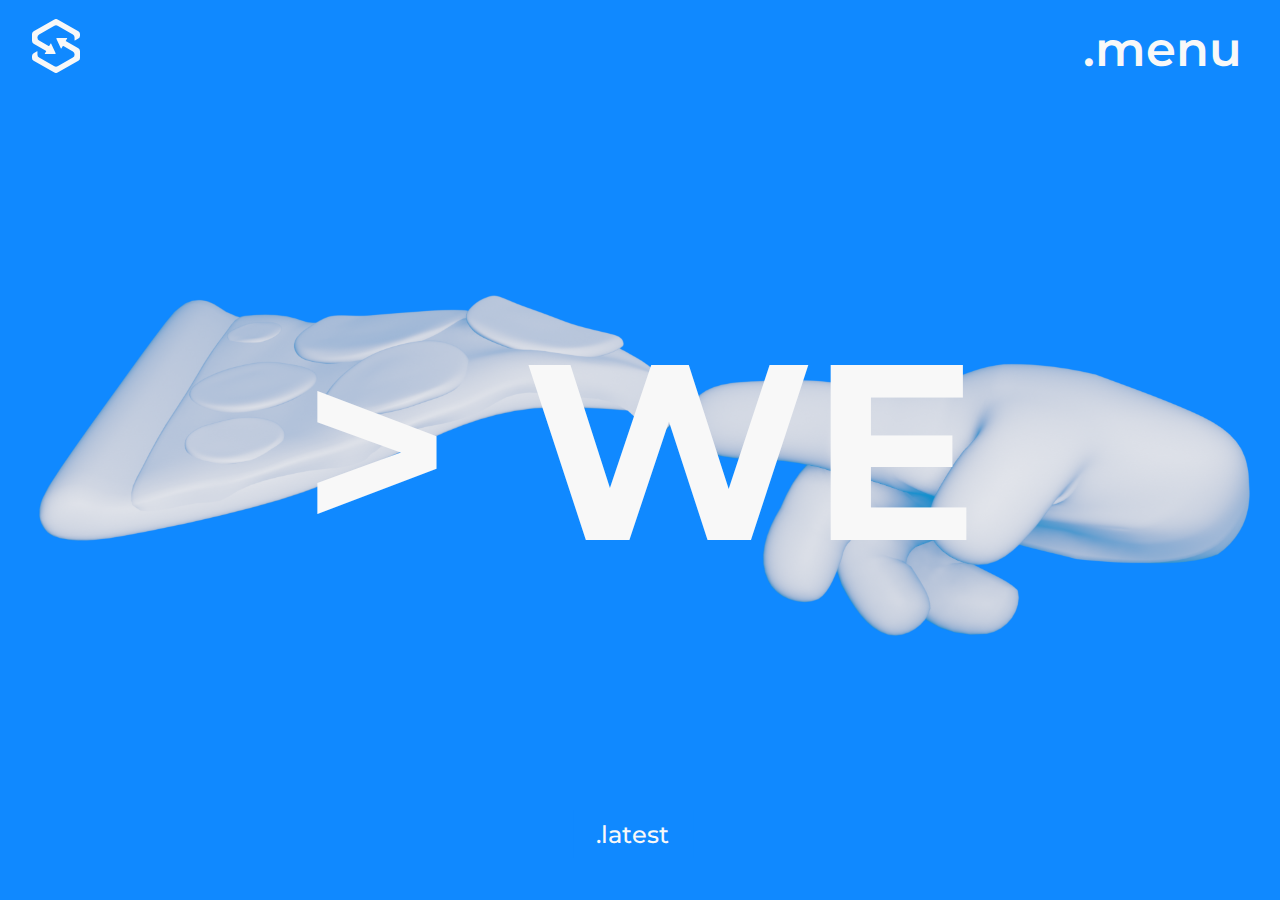
<file: index.html>
<!DOCTYPE html>
<html lang="en" dir="ltr">

<head>
  <meta name="viewport" content="width=device-width, initial-scale=1, user-scalable=no, maximum-scale=1" charset="utf-8"> <!-- media query wont work without -->
  <!-- Open Graph -->
  <meta property="og:url" content="https://ionutrogojan.github.io/ionutrogojanportfolio/index.html" />
  <meta property="og:type" content="Website" />
  <meta property="og:title" content="Ionut Rogojan Portfolio" />
  <meta property="og:description" content="Based in England. I am a generalist, I work as a Web Developer, Illustrator and 3D Artist." />
  <meta property="og:image" content="https://ionutrogojan.github.io/ionutrogojanportfolio/image/me2.jpg" />
  <meta property="og:image:type" content="image/jpg" />

  <meta name="twitter:card" content="summary" />
  <meta name="twitter:site" content="https://ionutrogojan.github.io/ionutrogojanportfolio/" />
  <meta name="twitter:title" content="Ionut Rogojan Portofolio" />
  <meta name="twitter:description" content="Based in England. I am a generalist, I work as a Web Developer, Illustrator and 3D Artist." />
  <meta name="twitter:image" content="https://ionutrogojan.github.io/ionutrogojanportfolio/image/me2.jpg" />
  <!-- title -->
  <title>IRP</title>
  <link rel="shortcut icon" type="image/png" href="image/favicon.png">
  <link rel="stylesheet" href="css/style.css">
</head>

<body class="index">
  <!-- header -->
    <header>
      <!-- svg icon -->
      <div class="ico" onclick="bti()">
        <svg viewBox="0 0 48 54">
          <path d="M46.34,29.33l-12.22-7a.55.55,0,0,1-.2-.75l1.24-2.15a.28.28,0,0,0-.24-.41H24.86a.55.55,0,0,0-.49.78l4.55,9.65a.27.27,0,0,0,.48,0l1.26-2.2a.55.55,0,0,1,.75-.2l9.48,5.41a3.3,3.3,0,0,1,1.66,2.86v.35a3.32,3.32,0,0,1-1.66,2.87l-15.28,8.7a3.25,3.25,0,0,1-3.22,0L7.11,38.56A3.29,3.29,0,0,1,5.45,35.7V32.49a.27.27,0,0,0-.4-.24l-3.4,1.94A3.29,3.29,0,0,0,0,37.05v1.81a3.29,3.29,0,0,0,1.65,2.86L22.38,53.57a3.28,3.28,0,0,0,3.24,0L46.35,41.72A3.29,3.29,0,0,0,48,38.86V32.19A3.28,3.28,0,0,0,46.34,29.33Z"
            style="fill:#f8f8f8" />
          <path d="M46.35,12.28,25.62.43a3.28,3.28,0,0,0-3.24,0L1.66,12.28A3.28,3.28,0,0,0,0,15.14v6.67a3.29,3.29,0,0,0,1.65,2.86l12.23,7a.55.55,0,0,1,.2.75l-1.24,2.15a.28.28,0,0,0,.24.41H23.14a.55.55,0,0,0,.49-.78l-4.55-9.65a.27.27,0,0,0-.48,0l-1.26,2.2a.54.54,0,0,1-.74.2L7.11,21.51a3.3,3.3,0,0,1-1.66-2.86V18.3a3.32,3.32,0,0,1,1.66-2.87l15.28-8.7a3.25,3.25,0,0,1,3.22,0l15.28,8.71a3.29,3.29,0,0,1,1.66,2.86v3a.27.27,0,0,0,.4.24l3.39-1.94A3.3,3.3,0,0,0,48,16.76V15.14A3.29,3.29,0,0,0,46.35,12.28Z"
            style="fill:#f8f8f8" />
        </svg>
      </div>
      <!-- menu button -->
      <button class="m" onclick="oC()" type="button" name="menu">
        <span class="md">.menu</span>
        <span class="mm">.m</span>
      </button>
      <!-- menu open -->
      <div class="mBG h" id="mNV">
        <div class="mWP">
          <div class="mCB" onclick="oC()">
            <svg class="x" viewBox="0 0 20 20">
              <polygon points="12.5 20 12.5 12.5 20 12.5 20 7.5 12.5 7.5 12.5 0 7.5 0 7.5 7.5 0 7.5 0 12.5 7.5 12.5 7.5 20 12.5 20" style="fill:#f8f8f8" /></svg>
          </div>
          <ul>
            <li><a href="index.html">> INTRO</a></li>
            <li><a href="pages/projects.html">>&nbsp;PROJECTS</a></li>
            <li><a href="pages/about.html">> ABOUT</a></li>
          </ul>
        </div>
      </div>
    </header>
    <!-- main -->
    <main>
      <div class="wI">
        <img src="image/pizza.png" alt="">
      </div>

      <!-- welcome text -->
      <div class="wWP">
        <p class="w" id="t"></p>
      </div>
      <!-- more button -->
      <button class="lB" onclick="olp()" type="button" name="latest">.latest</button>
    </main>
  <!-- script  -->
  <script src="script/main.js"></script>
</body>

</html>

<!--

class/id short names

ico = icon
m = menu
mB = menu blue
md = menu desktop
mm = menu mobile
mBG = menu background
h = hidden
s = show
mNV = menu navigation
mWP = menu wrapper
mCB = menu close button
x = close button svg
wWP = welcome wrapper
w = welcome
t = type effect
lB = more button
tb = thumbnail
vl = view latest
tB = top button
pWP = projects wrapper

functions short names

bti = back to index
oC = open close toggle
stl = scroll to latest
stt = scroll to top
olp = open latest project

-->
</file>
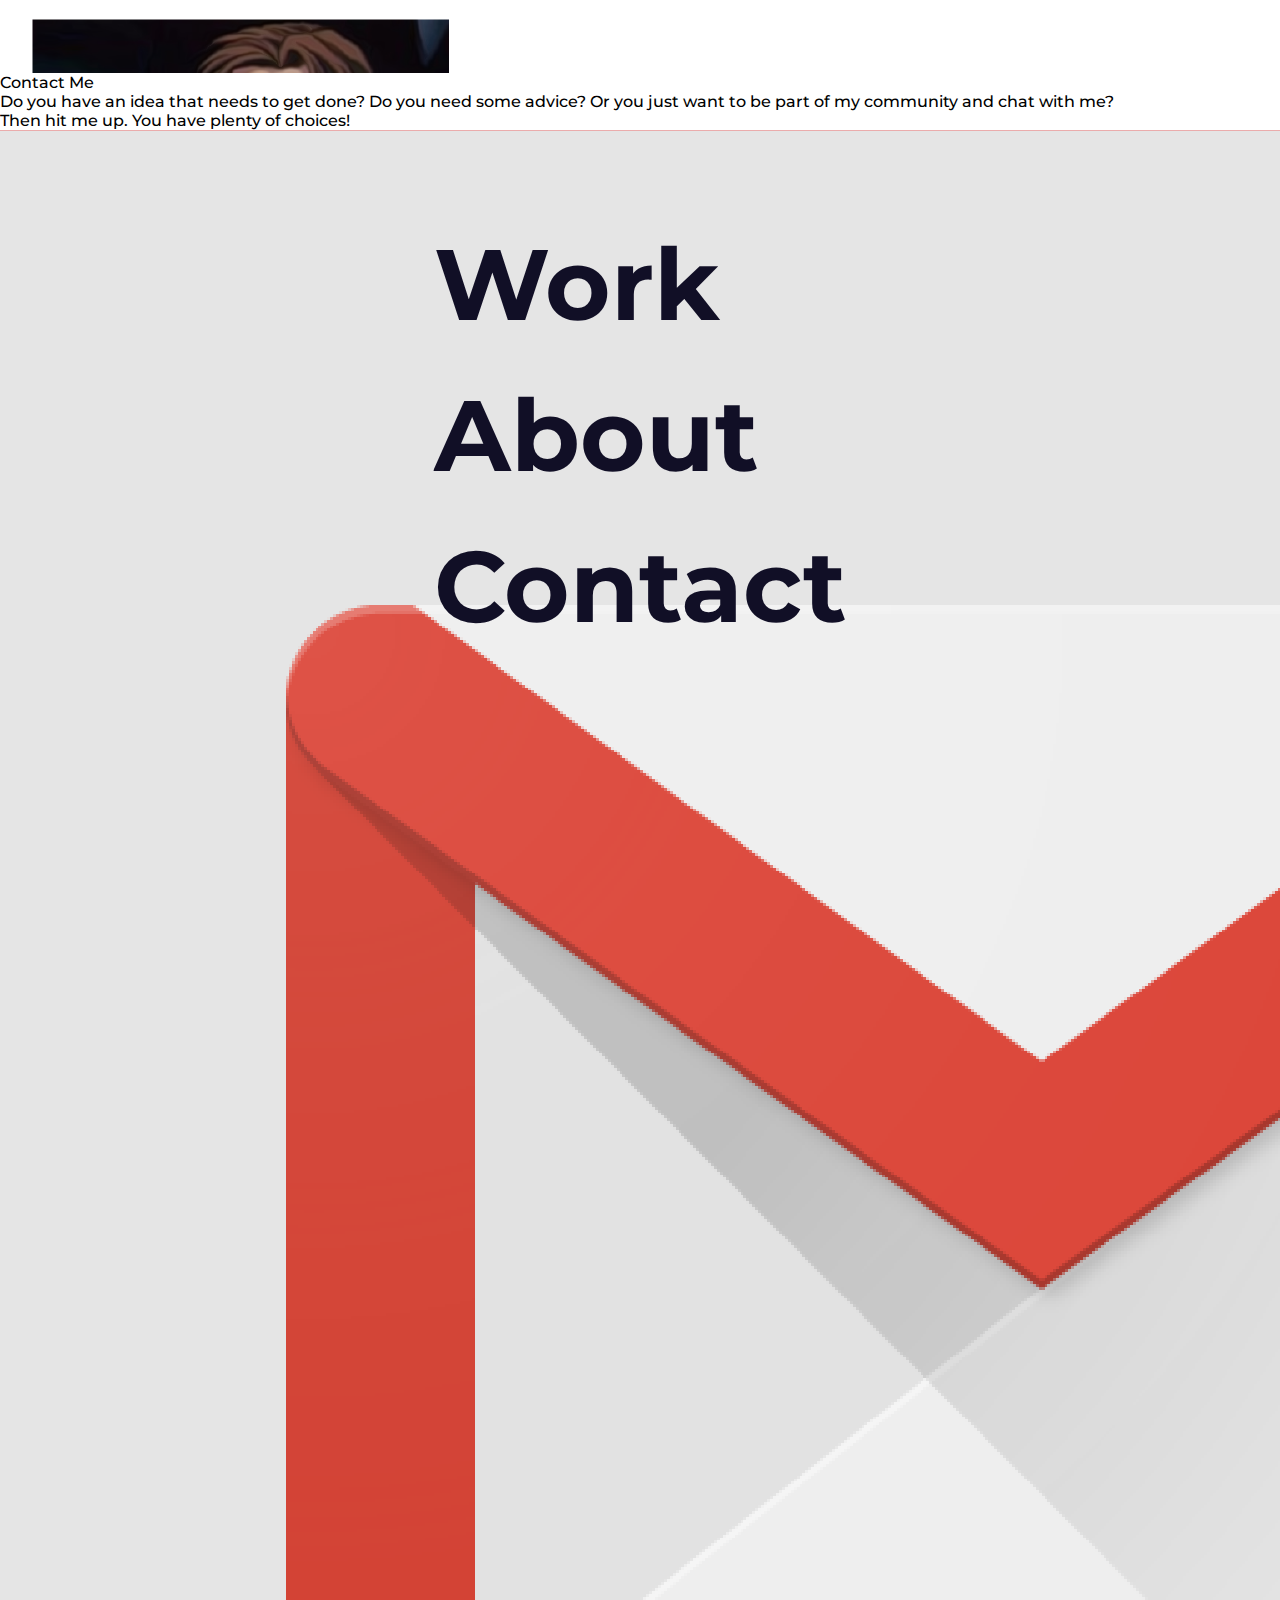
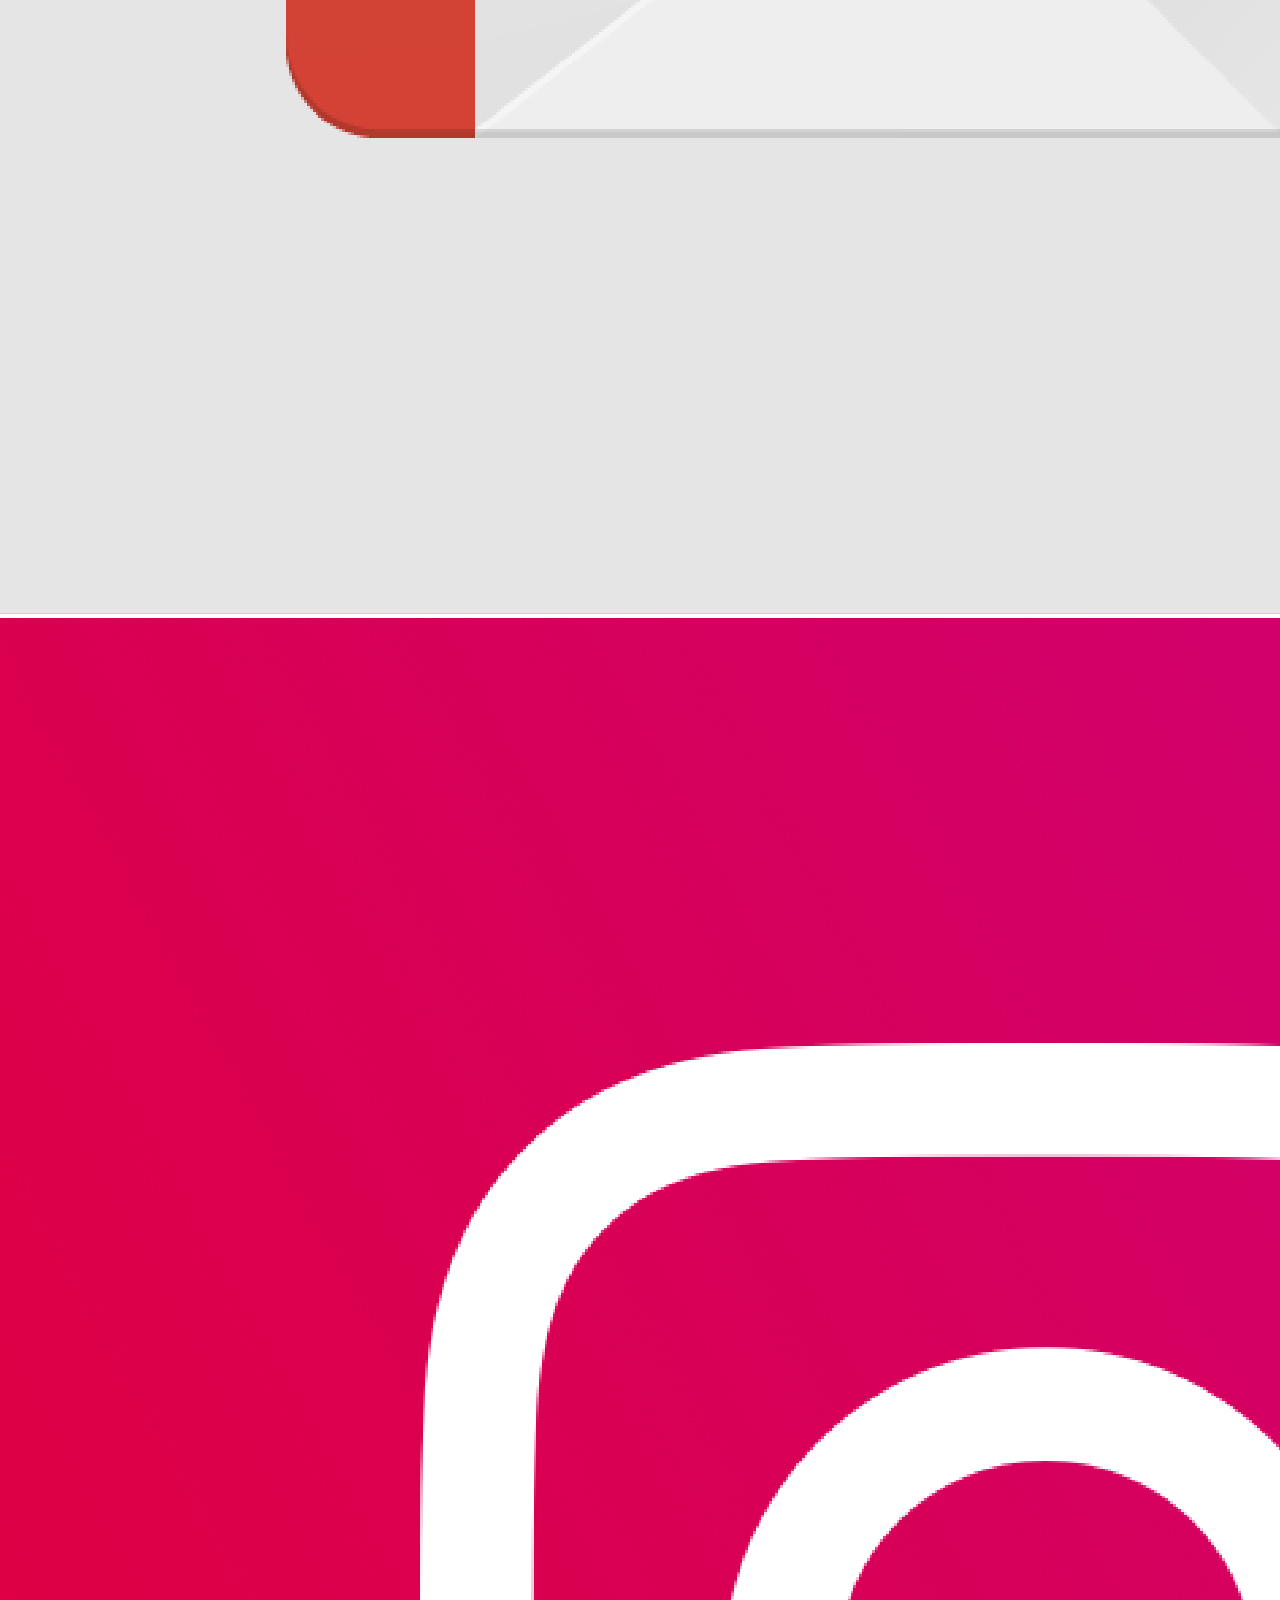
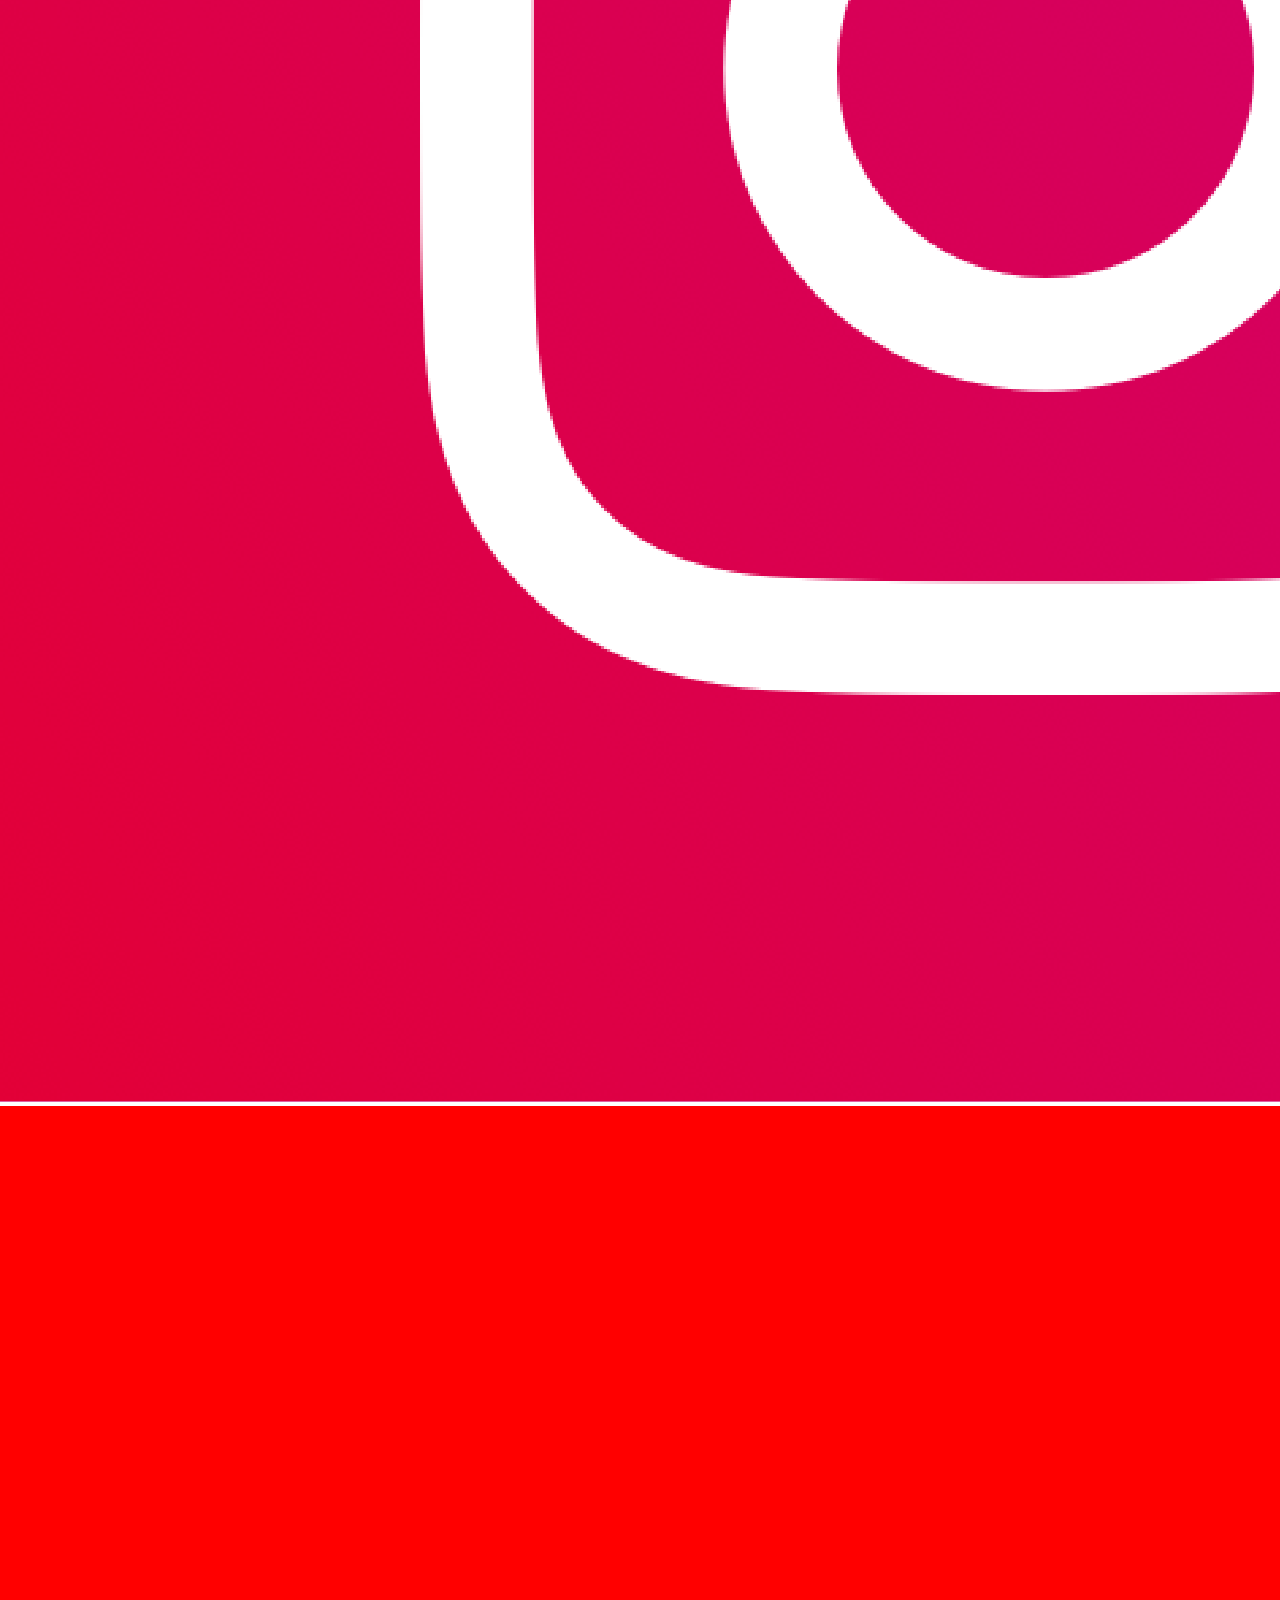
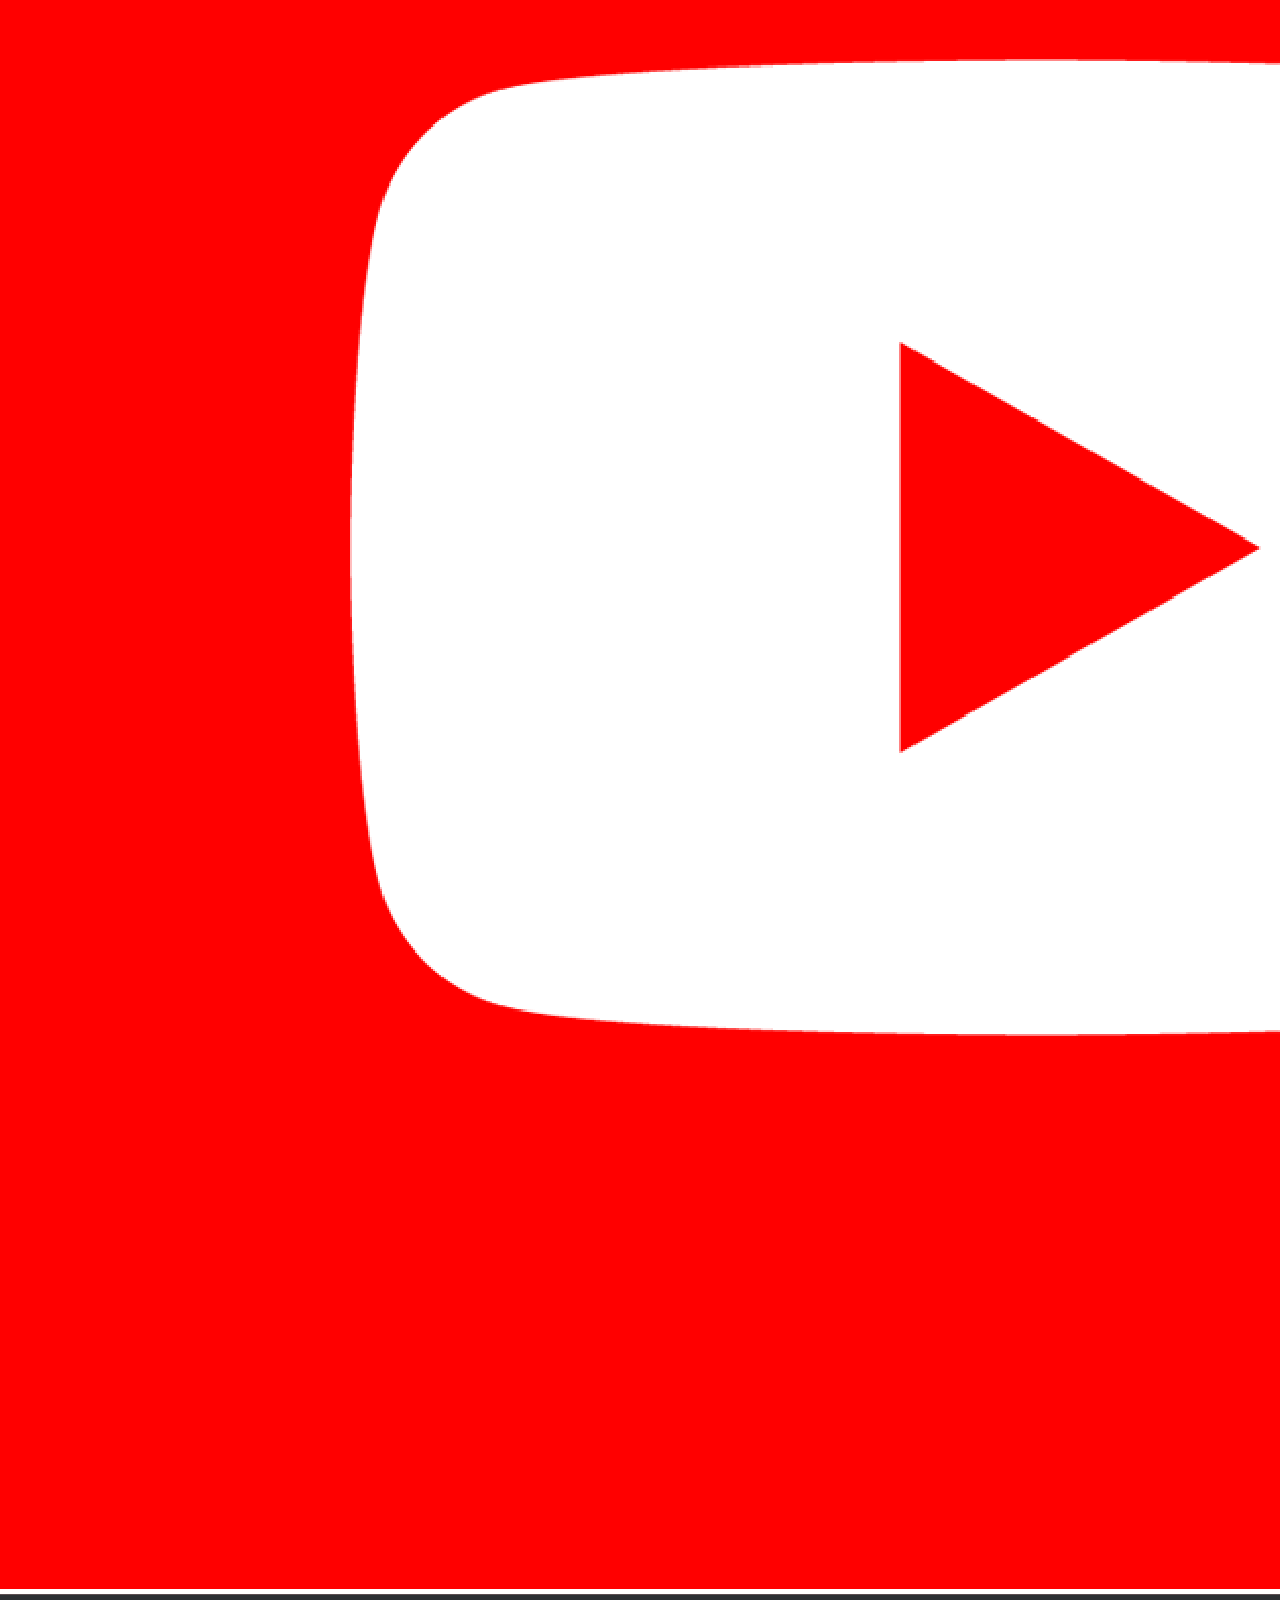
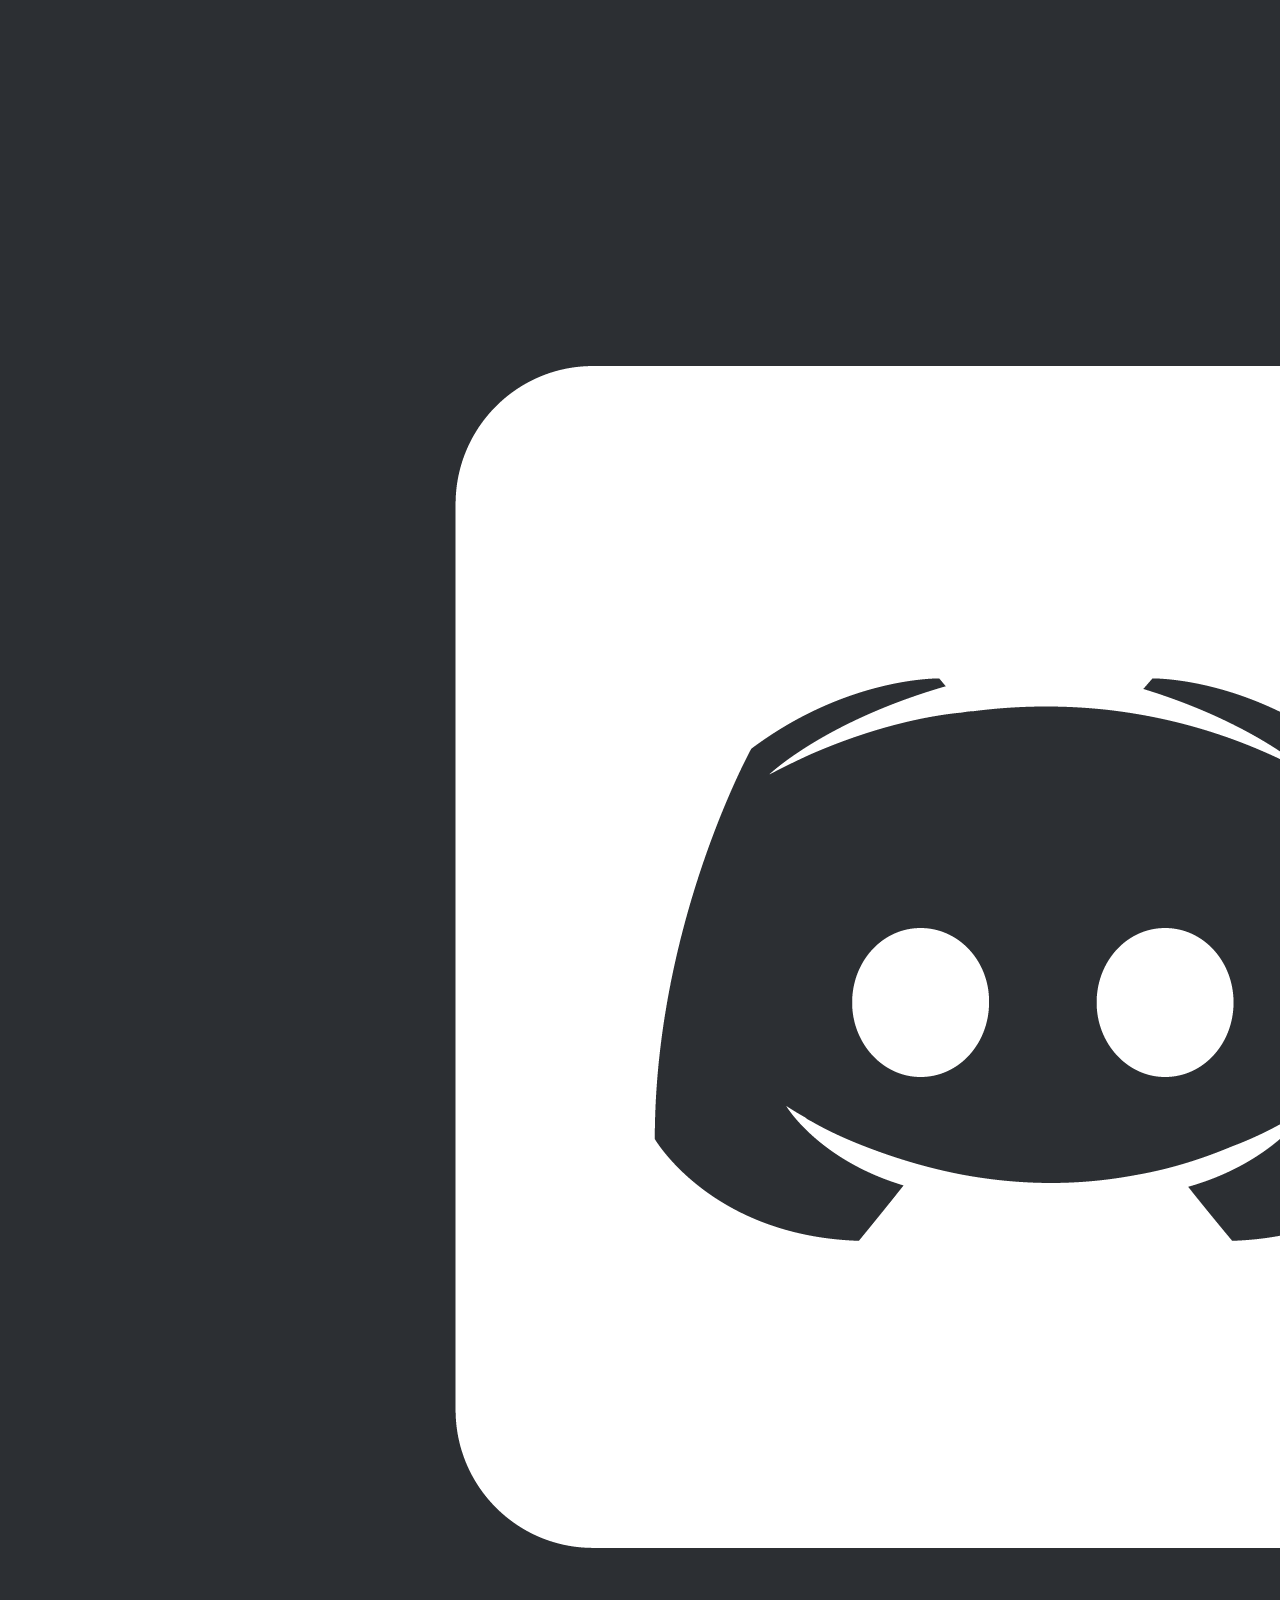
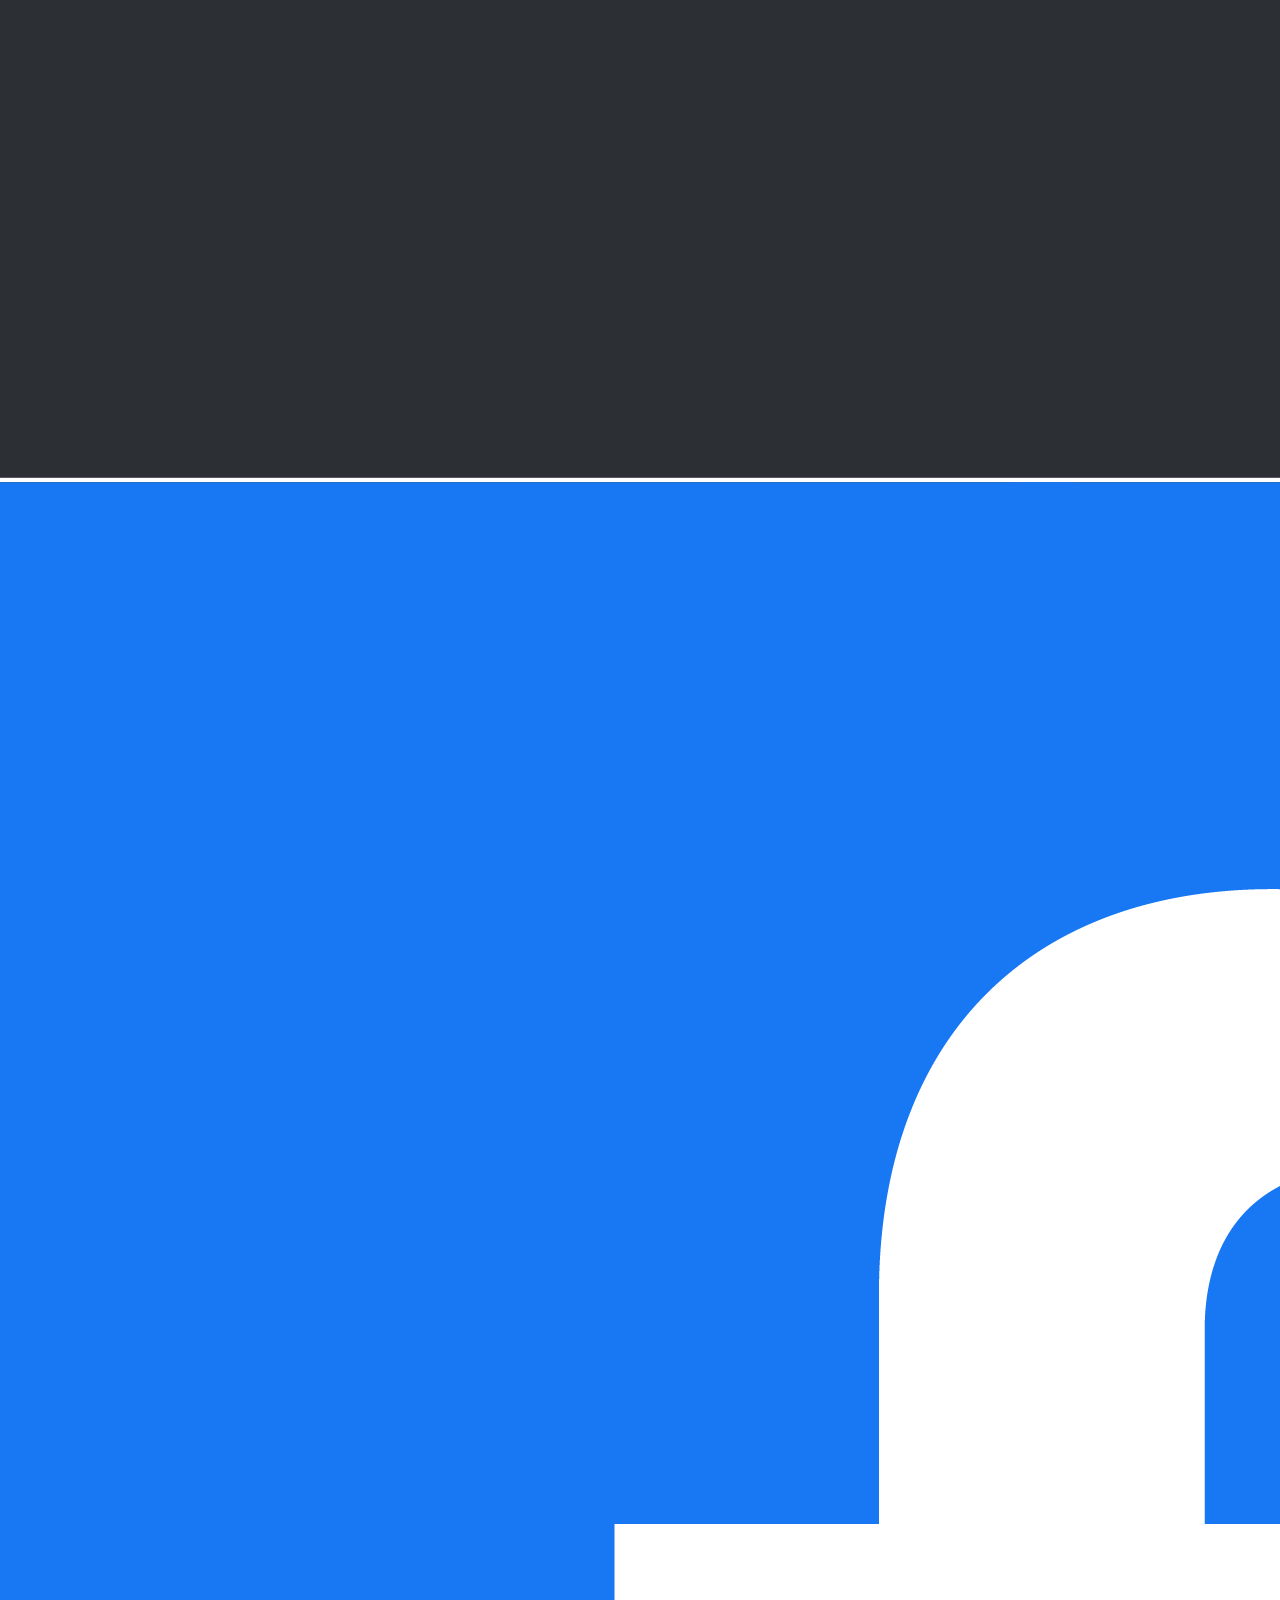
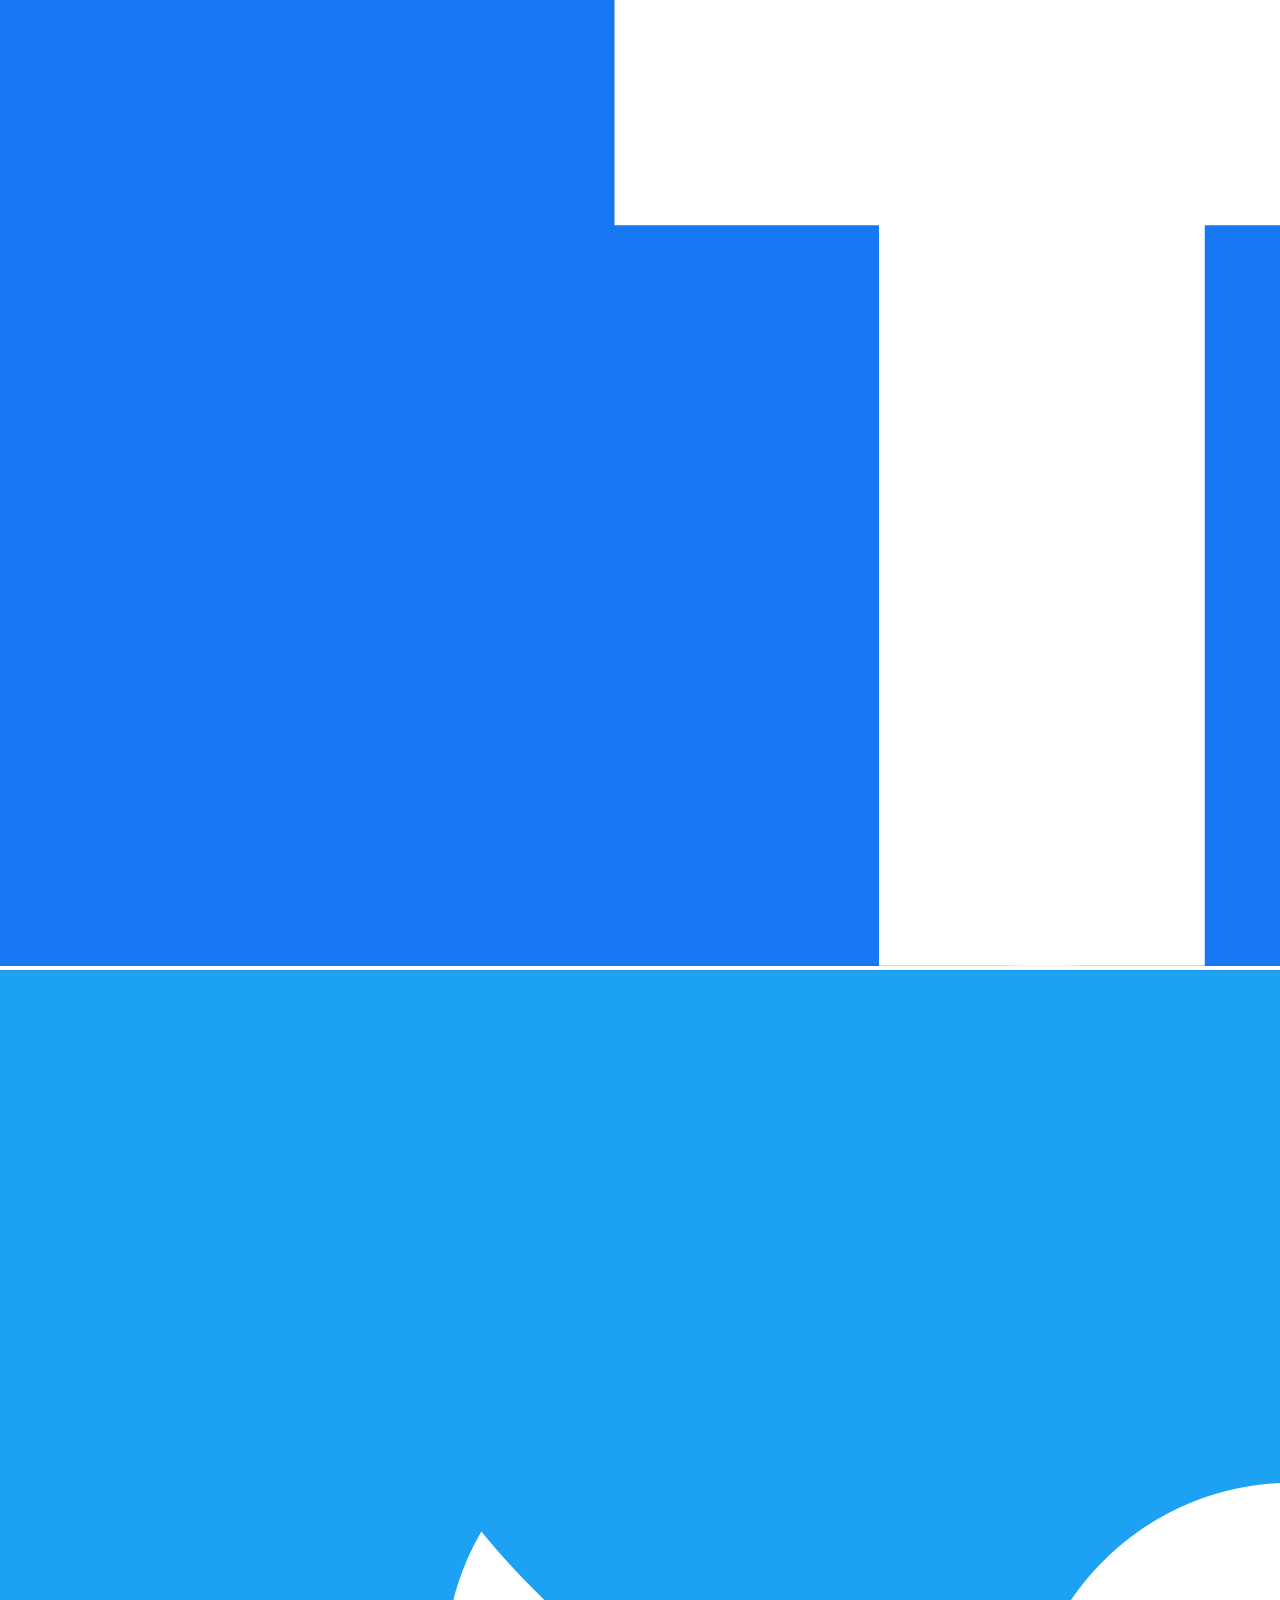
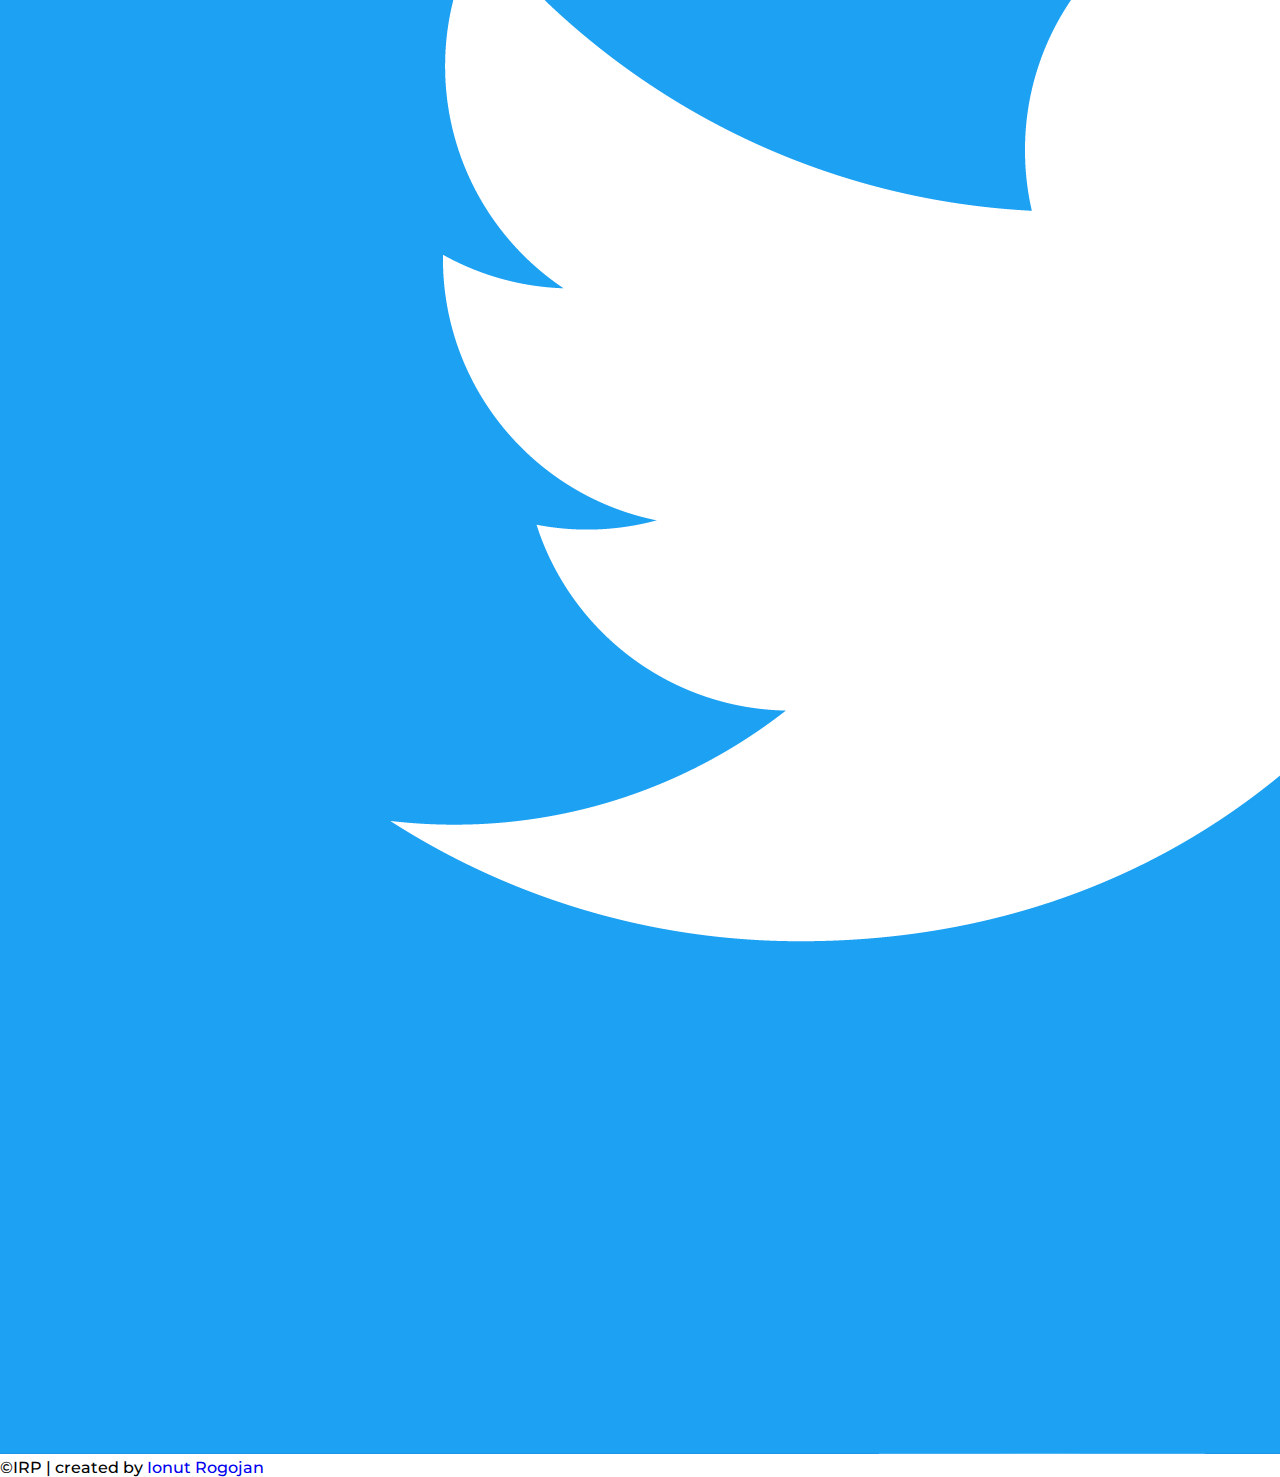
<file: contact.html>
<!DOCTYPE html>
<html lang="en" dir="ltr">
<!-- Head -->

<head>
  <meta name="viewport" content="width=device-width,initial-scale=1" charset="utf-8"> <!-- media query wont work without -->
  <title>IRP</title>
  <link rel="shortcut icon" type="image/png" href="images/IRP.png"> <!-- favicon/ the icon in the tab -->
  <link rel="stylesheet" href="css/style.css"> <!-- css link -->
</head>
<!-- Head end -->

<!-- Body -->

<body>
  <div class="container">
    <!-- actual page -->

    <!-- Header -->
    <header class="headerIndex">
      <a href="index.html"><img class="logo" href="index.html" src="images/IRP.png" alt="Ionut Rogojan"></a> <!-- logo -->
      <nav>
        <!-- navigation bar -->
        <ul class="mainNav">
          <li><a href="index.html">Work</a></li>
          <li><a href="pdf/Ionut-Rogojan-Portfolio.pdf" target="_blank">About</a></li>
          <li><a href="pages/contact.html">Contact</a></li>
        </ul>
      </nav>
    </header>
    <!-- Header end-->

    <div class="page-dividerT"></div> <!-- page divider -->

    <!-- page content -->
    <main>
      <div class="contactContainer">
        <div class="contactInfoWrap">
          <div class="contactInfo">


          <p class="contactTitle" title="Hello :)">Contact Me</p>
          <p>Do you have an idea that needs to get done?
            Do you need some advice? Or you just want to
            be part of my community and chat with me? <br>
            Then hit me up. You have plenty of choices!</p>
          </div>
        </div>
        <div class="contactLinkWrap">
          <div class="contactLink">
          <a href="mailto: i.rogojan15@gmail.com" target="_blank" class="contactTumbnail" title="gmail"> <!-- gmail -->
            <!-- tumbnail link -->
            <img class="preview" src="images/contact/gmail.png" alt="gmail"></img>
          </a>
          <a href="https://www.instagram.com/ionut.donut/" target="_blank" class="contactTumbnail" title="instagram"> <!-- instagram -->
            <!-- tumbnail link -->
            <img class="preview" src="images/contact/instagram.png" alt="gmail"></img>
          </a>
          <a href="https://www.youtube.com/channel/UCUPgdNfR9iGMkzmh38LH_RA?view_as=subscriber" target="_blank" class="contactTumbnail" title="youtube"> <!-- youtube -->
            <!-- tumbnail link -->
            <img class="preview" src="images/contact/youtube.png" alt="gmail"></img>
          </a>
          <a href="https://discordapp.com/invite/tEaZ2c7" target="_blank" class="contactTumbnail" title="discord"> <!-- discord -->
            <!-- tumbnail link -->
            <img class="preview" src="images/contact/discord.png" alt="gmail"></img>
          </a>
          <a href="https://www.facebook.com/profile.php?id=100004966390204&ref=bookmarks" target="_blank" class="contactTumbnail" title="facebook"> <!-- facebook -->
            <!-- tumbnail link -->
            <img class="preview" src="images/contact/facebook.png" alt="gmail"></img>
          </a>
          <a href="https://twitter.com/ionutRogojan_" target="_blank" class="contactTumbnail" title="twitter"> <!-- twitter -->
            <!-- tumbnail link -->
            <img class="preview" src="images/contact/twitter.png" alt="gmail"></img>
          </a>
          </div>
        </div>
      </div>
    </main>
    <!-- page content end -->
    <div class="page-dividerB"></div> <!-- page divider -->
    <footer>
      <div class="footer">
        <!-- text placeholder -->
        &copy;IRP | created by <a href="mailto: i.rogojan15@gmail.com">Ionut Rogojan</a> <!-- email link -->
      </div>
    </footer>
    <!-- Footer end -->

  </div>
</body>

</html>
</file>
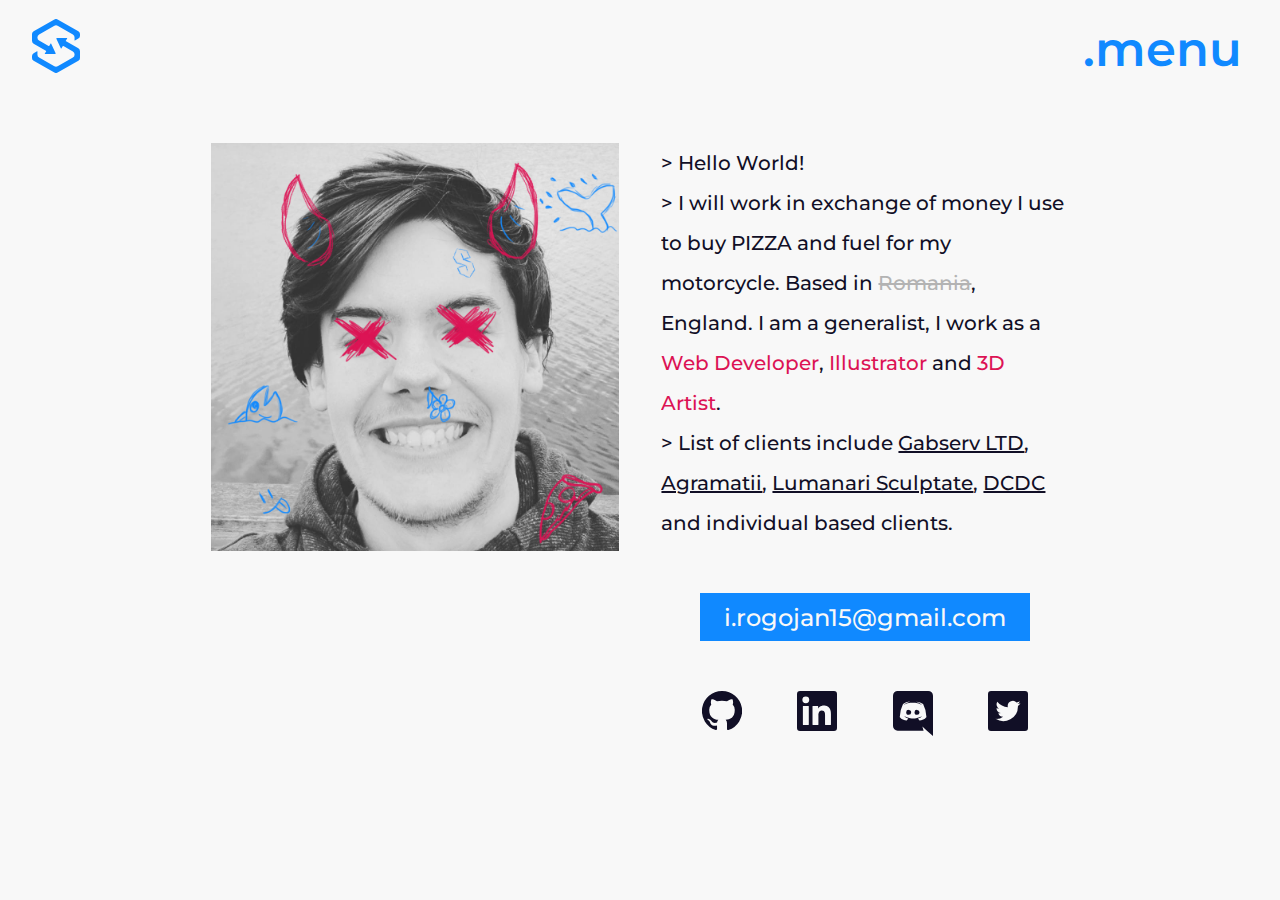
<file: pages/about.html>
<!DOCTYPE html>
<html lang="en" dir="ltr">

<head>
  <meta name="viewport" content="width=device-width, initial-scale=1, user-scalable=no, maximum-scale=1" charset="utf-8"> <!-- media query wont work without -->
  <meta charset="utf-8">
  <!-- Open Graph -->
  <meta property="og:url" content="https://ionutrogojan.github.io/ionutrogojanportfolio/about.html" />
  <meta property="og:type" content="Website" />
  <meta property="og:title" content="Ionut Rogojan Portfolio" />
  <meta property="og:description" content="Based in England. I am a generalist, I work as a Web Developer, Illustrator and 3D Artist." />
  <meta property="og:image" content="https://ionutrogojan.github.io/ionutrogojanportfolio/image/me2.jpg" />
  <meta property="og:image:type" content="image/jpg" />

  <meta name="twitter:card" content="summary" />
  <meta name="twitter:site" content="https://ionutrogojan.github.io/ionutrogojanportfolio/about.html" />
  <meta name="twitter:title" content="Ionut Rogojan Portofolio" />
  <meta name="twitter:description" content="Based in England. I am a generalist, I work as a Web Developer, Illustrator and 3D Artist." />
  <meta name="twitter:image" content="https://ionutrogojan.github.io/ionutrogojanportfolio/image/me2.jpg" />
  <!-- title -->
  <title>IRP</title>
  <link rel="shortcut icon" type="image/png" href="../image/favicon.png">
  <link rel="stylesheet" href="../css/style.css">
</head>

<body class="rest">
  <!-- header -->
  <header>
    <!-- svg icon -->
    <div class="ico" onclick="bti()">
      <svg viewBox="0 0 48 54">
        <path d="M46.34,29.33l-12.22-7a.55.55,0,0,1-.2-.75l1.24-2.15a.28.28,0,0,0-.24-.41H24.86a.55.55,0,0,0-.49.78l4.55,9.65a.27.27,0,0,0,.48,0l1.26-2.2a.55.55,0,0,1,.75-.2l9.48,5.41a3.3,3.3,0,0,1,1.66,2.86v.35a3.32,3.32,0,0,1-1.66,2.87l-15.28,8.7a3.25,3.25,0,0,1-3.22,0L7.11,38.56A3.29,3.29,0,0,1,5.45,35.7V32.49a.27.27,0,0,0-.4-.24l-3.4,1.94A3.29,3.29,0,0,0,0,37.05v1.81a3.29,3.29,0,0,0,1.65,2.86L22.38,53.57a3.28,3.28,0,0,0,3.24,0L46.35,41.72A3.29,3.29,0,0,0,48,38.86V32.19A3.28,3.28,0,0,0,46.34,29.33Z"
          style="fill:#1089ff" />
        <path d="M46.35,12.28,25.62.43a3.28,3.28,0,0,0-3.24,0L1.66,12.28A3.28,3.28,0,0,0,0,15.14v6.67a3.29,3.29,0,0,0,1.65,2.86l12.23,7a.55.55,0,0,1,.2.75l-1.24,2.15a.28.28,0,0,0,.24.41H23.14a.55.55,0,0,0,.49-.78l-4.55-9.65a.27.27,0,0,0-.48,0l-1.26,2.2a.54.54,0,0,1-.74.2L7.11,21.51a3.3,3.3,0,0,1-1.66-2.86V18.3a3.32,3.32,0,0,1,1.66-2.87l15.28-8.7a3.25,3.25,0,0,1,3.22,0l15.28,8.71a3.29,3.29,0,0,1,1.66,2.86v3a.27.27,0,0,0,.4.24l3.39-1.94A3.3,3.3,0,0,0,48,16.76V15.14A3.29,3.29,0,0,0,46.35,12.28Z"
          style="fill:#1089ff" />
      </svg>
    </div>
    <!-- menu button -->
    <button class="m mB" onclick="oC()" type="button" name="menu">
      <span class="md">.menu</span>
      <span class="mm">.m</span>
    </button>
    <!-- menu open -->
    <div class="mBG h" id="mNV">
      <div class="mWP">
        <div class="mCB" onclick="oC()">
          <svg class="x" viewBox="0 0 20 20">
            <polygon points="12.5 20 12.5 12.5 20 12.5 20 7.5 12.5 7.5 12.5 0 7.5 0 7.5 7.5 0 7.5 0 12.5 7.5 12.5 7.5 20 12.5 20" style="fill:#f8f8f8" /></svg>
        </div>
        <ul>
          <li><a href="../index.html">> INTRO</a></li>
          <li><a href="../pages/projects.html">>&nbsp;PROJECTS</a></li>
          <li><a href="../pages/about.html">> ABOUT</a></li>
        </ul>
      </div>
    </div>
  </header>
  <!-- main -->
  <main>
    <div class="aWP">
      <div class="aIW">
        <img class="aI" src="../image/me2.jpg" alt="me">
      </div>
      <div class="aIW">
        <p class="aT">
          > Hello World! <br>
          > I will work in exchange of money I use to buy PIZZA and fuel for my motorcycle. Based in <span class="lT">Romania</span>, England. I am a generalist,
          I work as a <span class="cl">Web Developer</span>, <span class="cl">Illustrator</span> and <span class="cl">3D Artist</span>. <br>
          > List of clients include <span class="co" onclick="window.open('https://ionutrogojan.github.io/gabserv.github.io/index.html','_blank')">Gabserv LTD</span>, <span class="co" onclick="window.open('https://www.youtube.com/user/grasu629','_blank')">Agramatii</span>,
          <span class="co" onclick="window.open('https://www.facebook.com/LumanariSculptateLondon','_blank')">Lumanari Sculptate</span>, <span class="co" onclick="window.open('https://www.facebook.com/atelierulde.creatie.754','_blank')">DCDC</span>
          and individual based clients.
        </p>
        <button class="aB" onclick="location.href='mailto:i.rogojan15@gmail.com'" type="button" name="email">i.rogojan15@gmail.com</button>
        <div class="sB">
          <a class="sGL" href="https://github.com/ionutrogojan" target="_blank">
            <svg viewBox="0 0 40 39">
              <path d="M20,0a20,20,0,0,0-6.32,39c1,.18,1.36-.44,1.36-1s0-1.73,0-3.4c-5.57,1.21-6.74-2.68-6.74-2.68A5.27,5.27,0,0,0,6.06,29c-1.82-1.24.14-1.22.14-1.22a4.21,4.21,0,0,1,3.06,2.06C11,32.9,13.94,32,15.08,31.5a4.27,4.27,0,0,1,1.27-2.67c-4.44-.5-9.11-2.22-9.11-9.88A7.75,7.75,0,0,1,9.3,13.58a7.19,7.19,0,0,1,.19-5.29s1.68-.54,5.5,2.05a19.07,19.07,0,0,1,10,0c3.82-2.59,5.49-2.05,5.49-2.05a7.16,7.16,0,0,1,.2,5.29A7.75,7.75,0,0,1,32.76,19c0,7.68-4.68,9.37-9.13,9.86A4.82,4.82,0,0,1,25,32.52c0,2.67,0,4.83,0,5.48s.36,1.16,1.37,1A20,20,0,0,0,20,0Z"
                transform="translate(0 0)" />
            </svg>
          </a>
          <a class="sLL" href="#" target="_blank">
            <svg viewBox="0 0 40 40">
              <path d="M37,0H3A3,3,0,0,0,0,3V37a3,3,0,0,0,3,3H37a3,3,0,0,0,3-3V3A3,3,0,0,0,37,0ZM11.8,33.57a.31.31,0,0,1-.31.31H6.19a.31.31,0,0,1-.31-.31V15.2a.31.31,0,0,1,.31-.31h5.3a.31.31,0,0,1,.31.31Zm-3-21.29a3.43,3.43,0,1,1,3.43-3.42A3.42,3.42,0,0,1,8.84,12.28ZM33.94,23V33.57a.31.31,0,0,1-.31.31H28.35a.31.31,0,0,1-.31-.31V24.1c0-.75.29-4.52-3.32-4.51s-3.3,4.79-3.3,4.79l0,9.19a.31.31,0,0,1-.31.31H15.82a.31.31,0,0,1-.31-.31V15.2a.31.31,0,0,1,.31-.31h5a.29.29,0,0,1,.31.3v2.27c0,.05.08.07.1,0,.37-.69,1.75-3.2,6.39-3.07C34.39,14.6,34,22.67,33.94,23Z" />
            </svg>
          </a>
          <a class="sDL" href="https://discord.gg/tEaZ2c7" target="_blank">
            <svg viewBox="0 0 40 45">
              <path d="M24.19,18.88a2.5,2.5,0,1,0,2.33,2.5A2.41,2.41,0,0,0,24.19,18.88Zm-8.34,0a2.5,2.5,0,1,0,2.33,2.5A2.38,2.38,0,0,0,15.85,18.88Z" />
              <path d="M35.29,0H4.68A4.67,4.67,0,0,0,0,4.65V35.06a4.67,4.67,0,0,0,4.68,4.65H30.59l-1.21-4.15,2.92,2.68,2.77,2.52L40,45V4.65A4.71,4.71,0,0,0,35.29,0ZM26.48,29.39s-.83-1-1.51-1.82a7.23,7.23,0,0,0,4.13-2.68,12.29,12.29,0,0,1-2.62,1.34,16.73,16.73,0,0,1-3.32,1,16.21,16.21,0,0,1-5.91,0,17.33,17.33,0,0,1-3.36-1,12.23,12.23,0,0,1-1.67-.77c-.07-.05-.14-.07-.2-.11s-.07,0-.1,0c-.41-.23-.64-.39-.64-.39a7.13,7.13,0,0,0,4,2.66c-.68.86-1.53,1.86-1.53,1.86-5.05-.16-7-3.43-7-3.43a29.76,29.76,0,0,1,3.29-13.11,11.36,11.36,0,0,1,6.4-2.36l.23.27a15.13,15.13,0,0,0-6,3s.51-.27,1.35-.64a18.26,18.26,0,0,1,5.19-1.43,2.45,2.45,0,0,1,.39,0,19.57,19.57,0,0,1,4.61,0,19.16,19.16,0,0,1,6.88,2.16,15.13,15.13,0,0,0-5.69-2.86l.32-.36a11.28,11.28,0,0,1,6.39,2.36A29.76,29.76,0,0,1,33.44,26S31.52,29.23,26.48,29.39Z" />
            </svg>
          </a>
          <a class="sTL" href="https://twitter.com/ionutRogojan_" target="_blank">
            <svg viewBox="0 0 40 40">
              <path d="M0,3V37a3,3,0,0,0,3,3H37a3,3,0,0,0,3-3V3a3,3,0,0,0-3-3H3A3,3,0,0,0,0,3ZM29.94,14.9c0,.22,0,.44,0,.67A14.6,14.6,0,0,1,7.5,27.86c.4,0,.81.07,1.22.07a10.24,10.24,0,0,0,6.37-2.2,5.14,5.14,0,0,1-4.79-3.56,5.15,5.15,0,0,0,1,.09,5.05,5.05,0,0,0,1.35-.18,5.13,5.13,0,0,1-4.12-5V17a5.26,5.26,0,0,0,2.33.64,5.15,5.15,0,0,1-1.59-6.85,14.56,14.56,0,0,0,10.57,5.36A5.06,5.06,0,0,1,19.68,15a5.13,5.13,0,0,1,8.87-3.51,10.44,10.44,0,0,0,3.26-1.24,5.13,5.13,0,0,1-2.26,2.83,10.38,10.38,0,0,0,2.95-.8A10.57,10.57,0,0,1,29.94,14.9Z" />
            </svg>
          </a>
        </div>
      </div>
    </div>
  </main>
  <!-- script -->
  <script src="../script/main.js"></script>
</body>

</html>
</file>
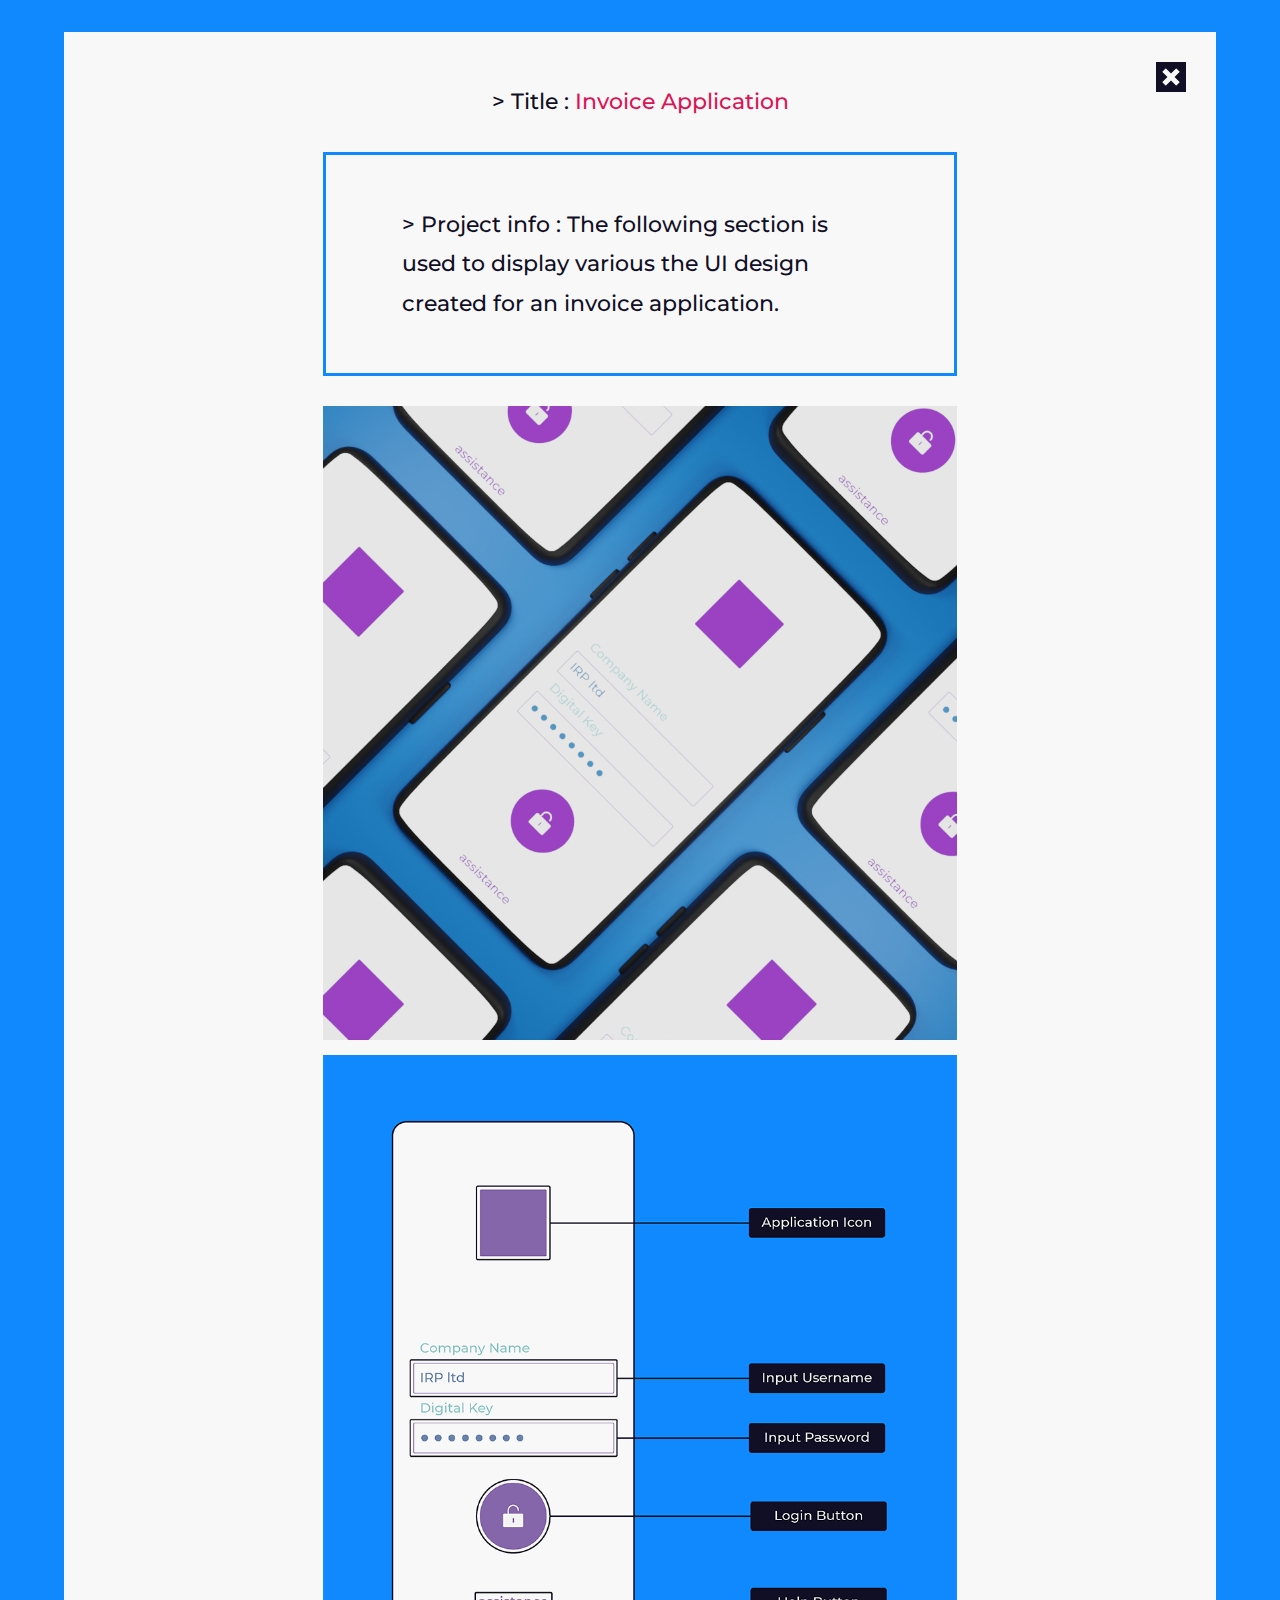
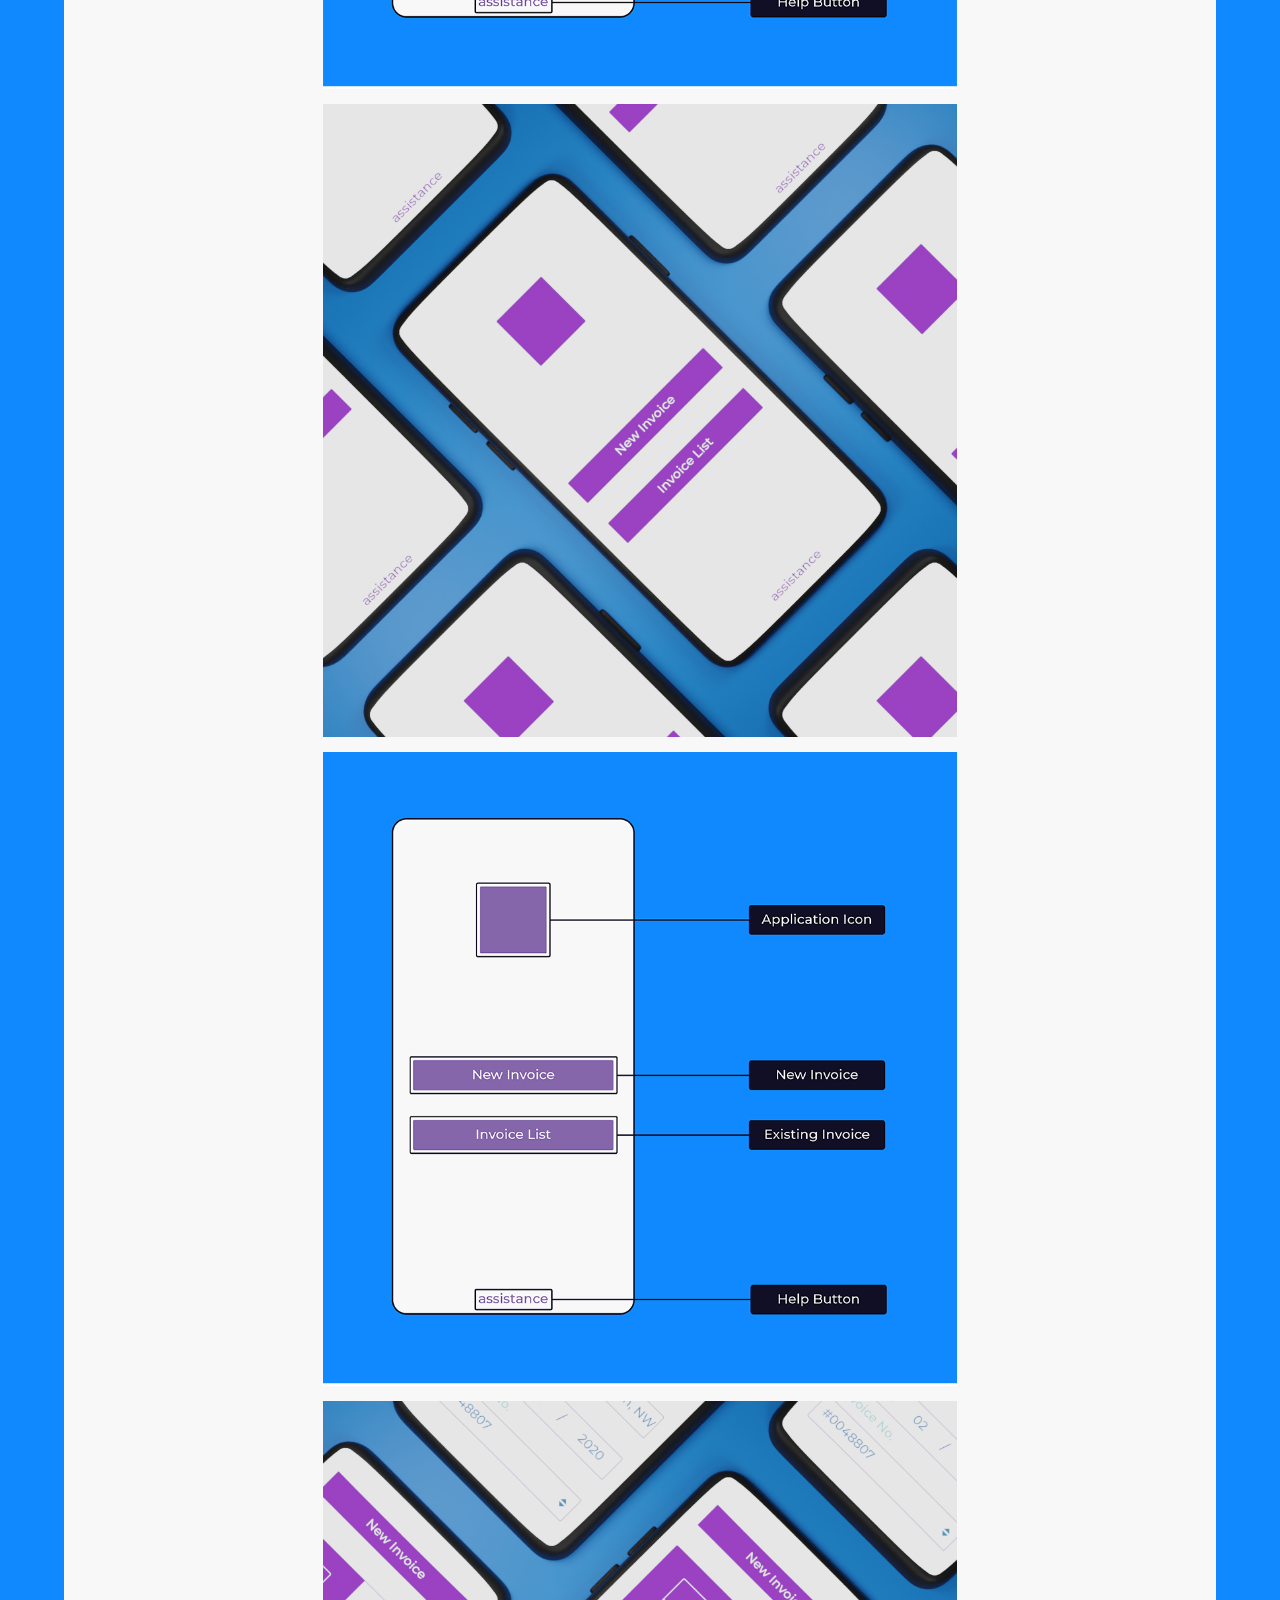
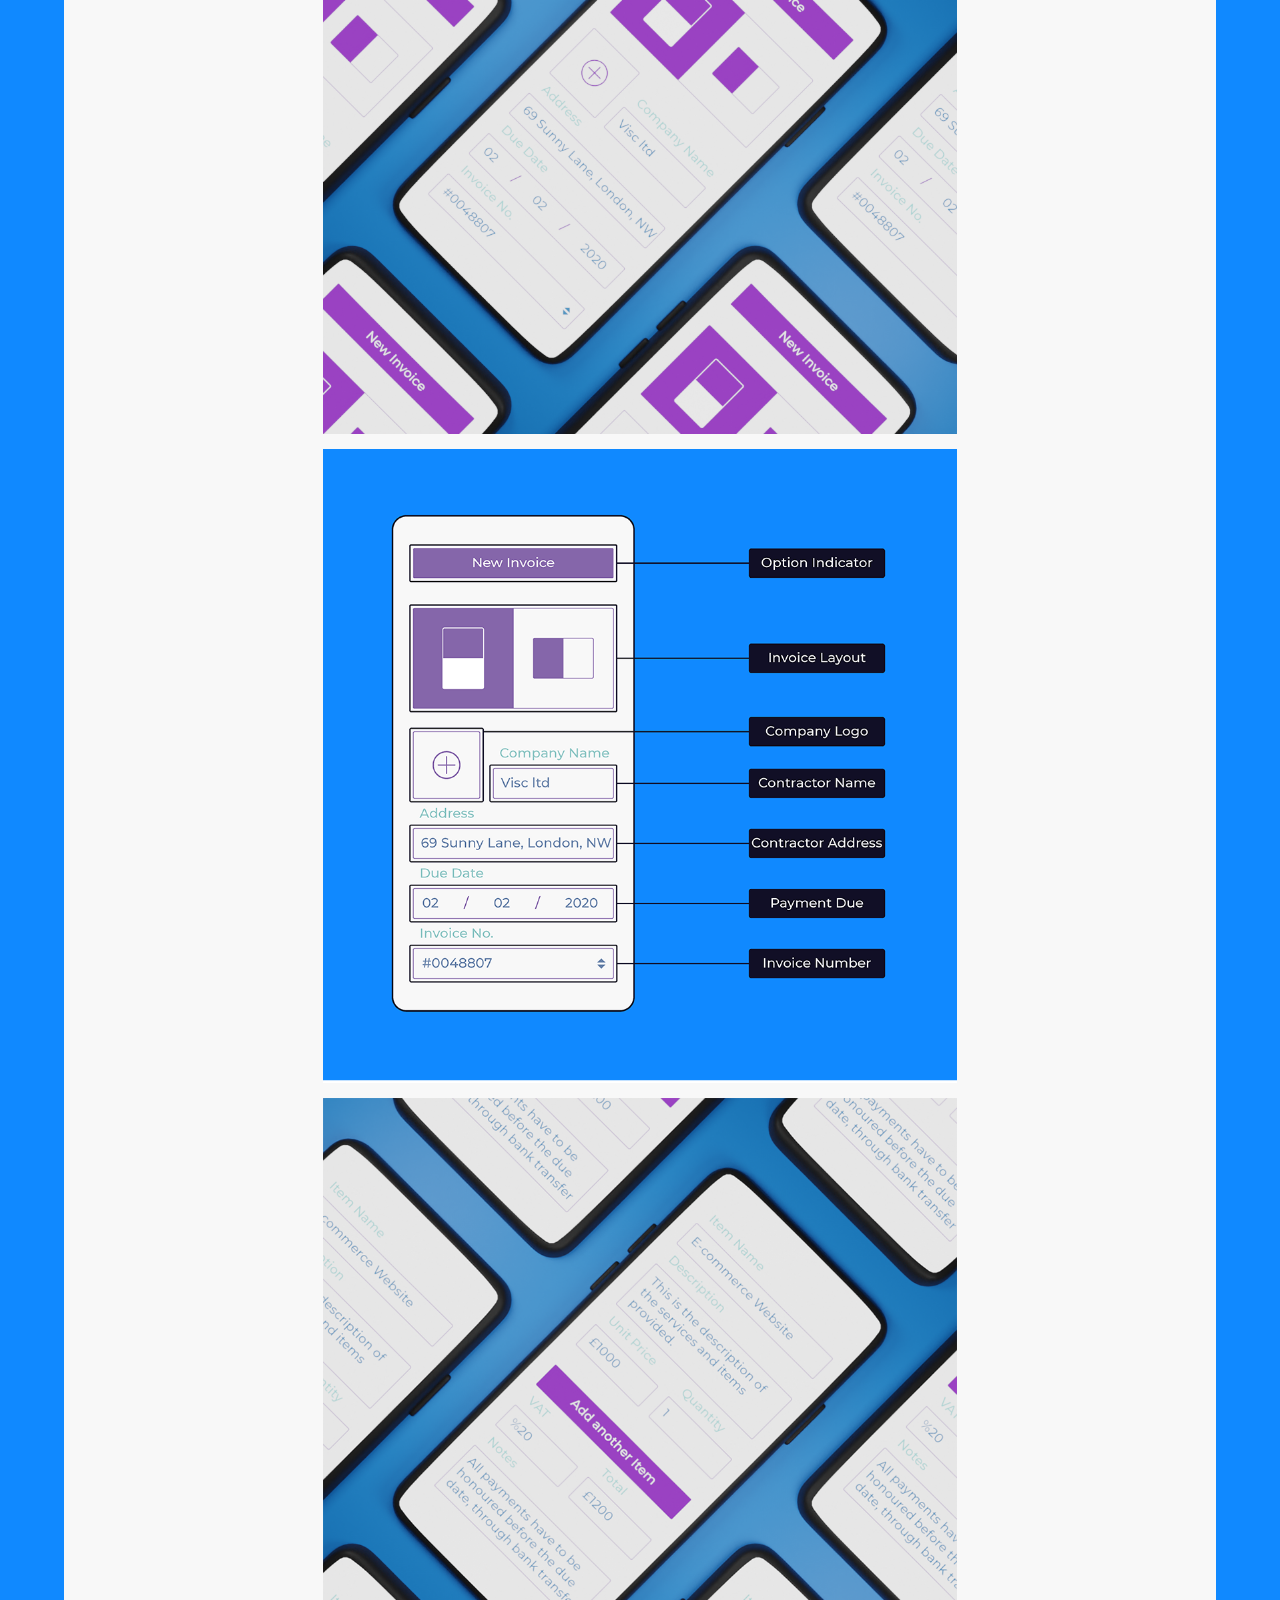
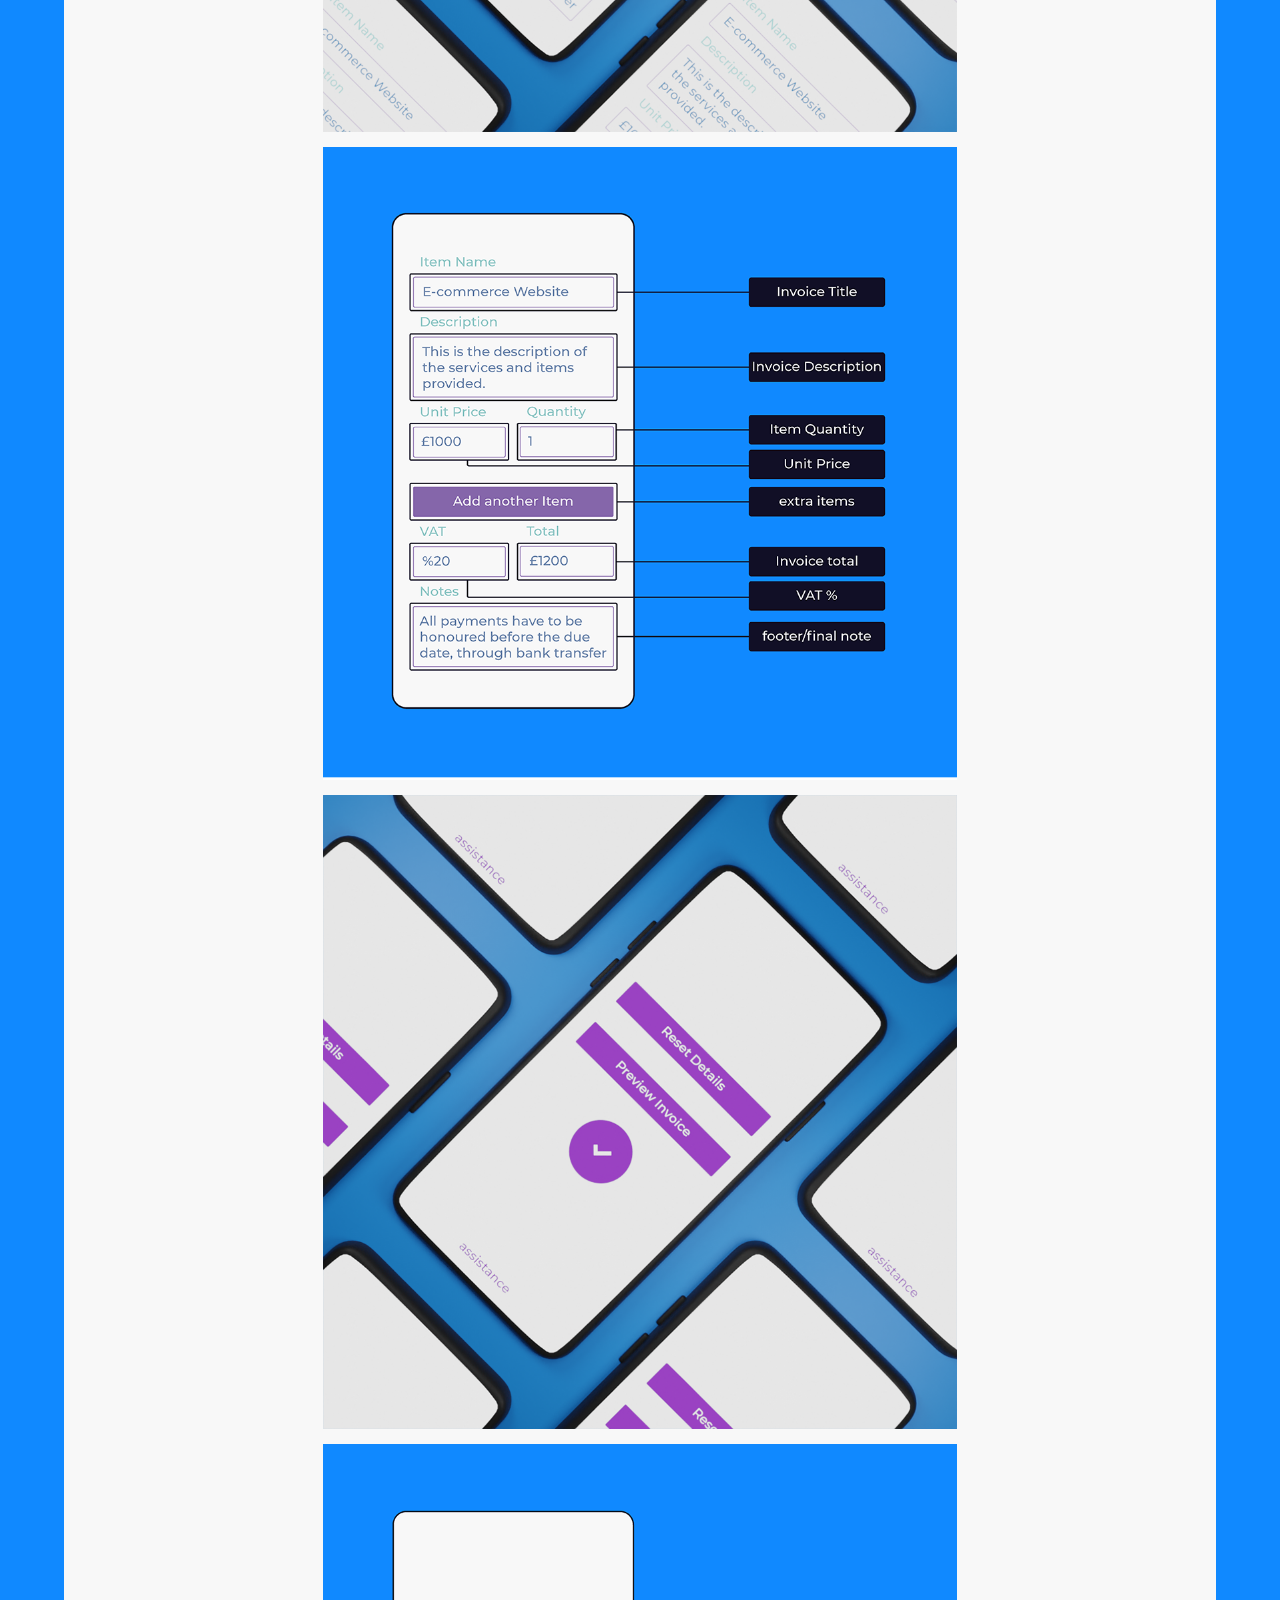
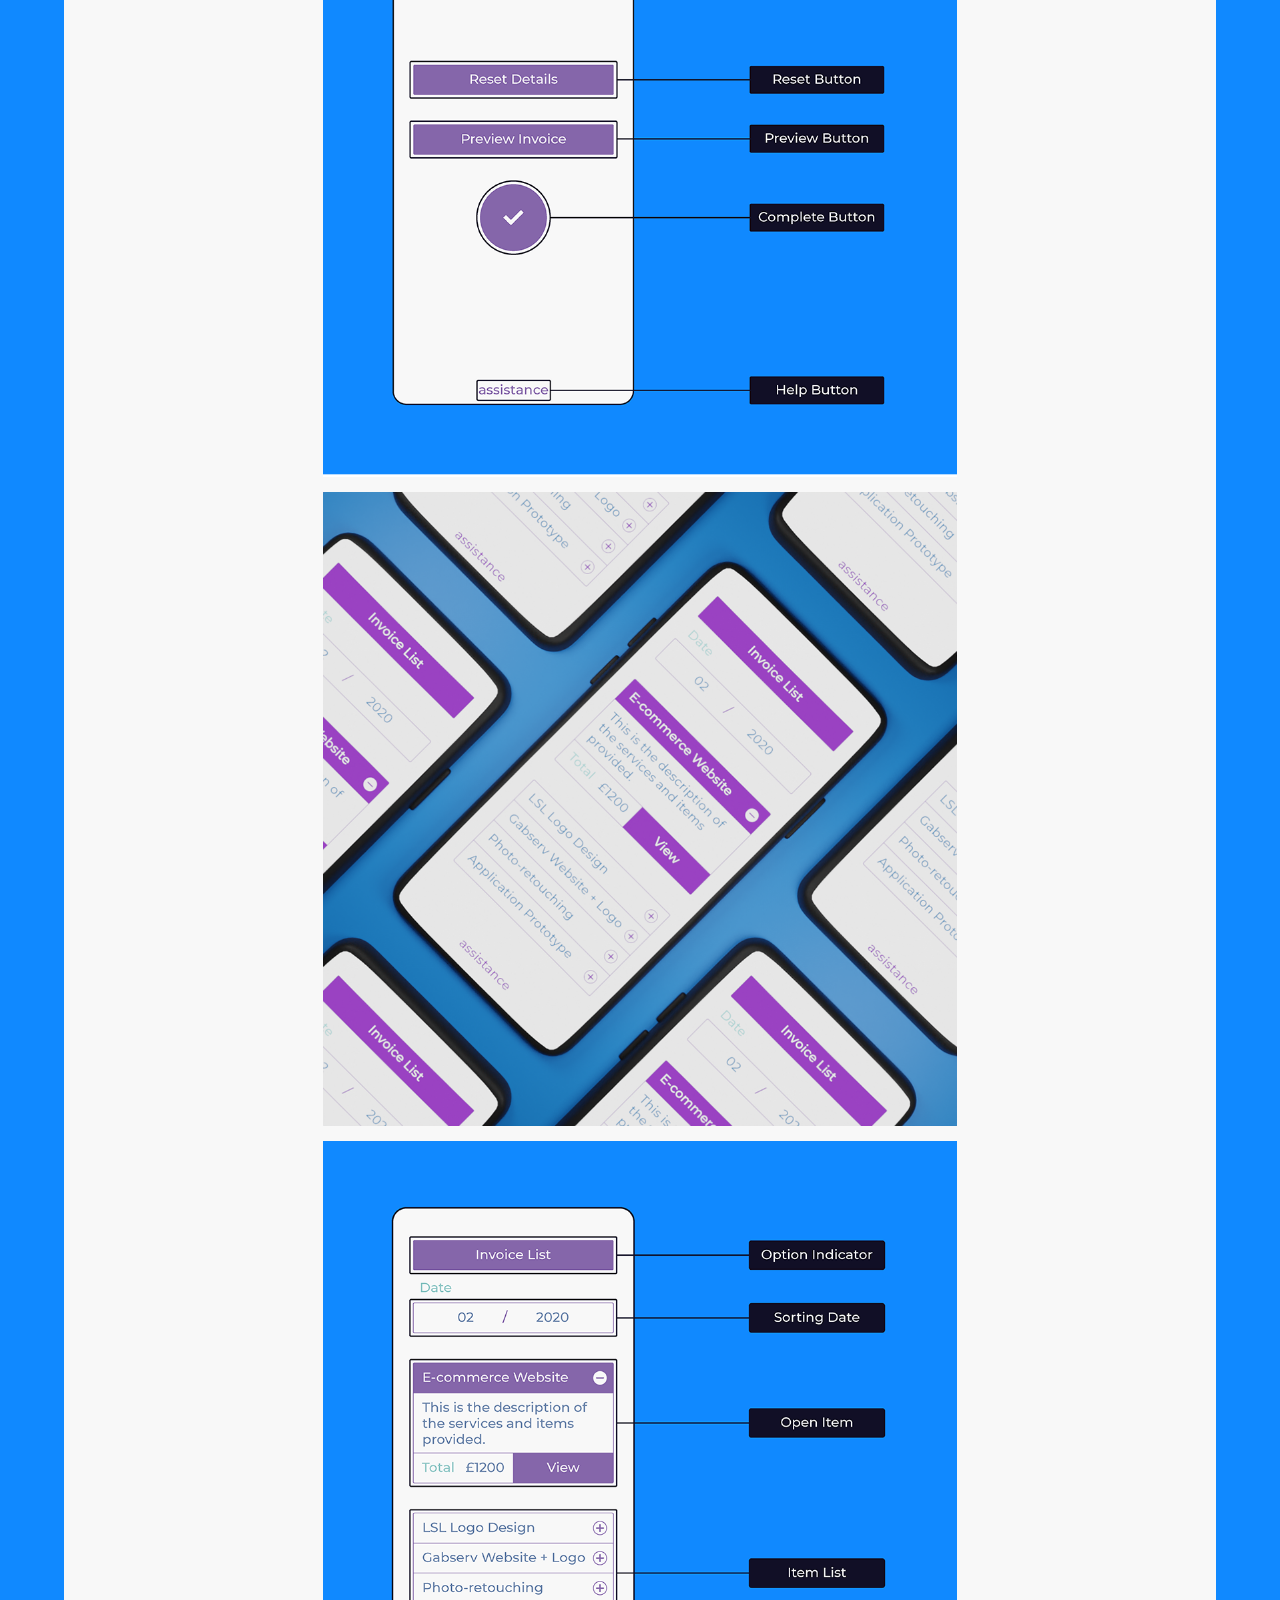
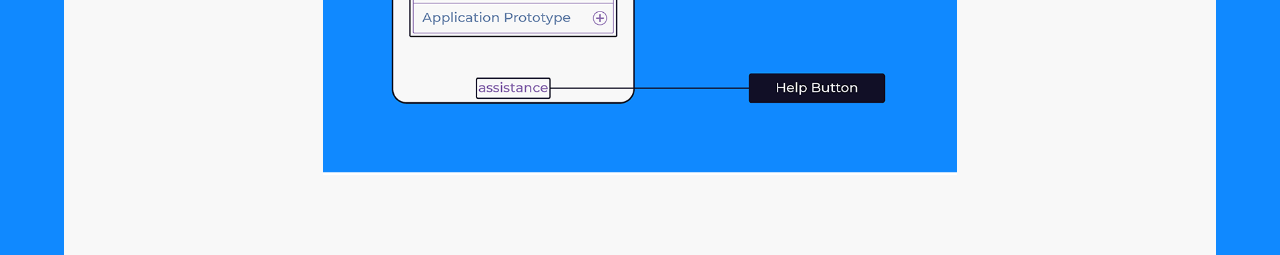
<file: pages/application.html>
<!DOCTYPE html>
<html lang="en" dir="ltr">

<head>
  <meta name="viewport" content="width=device-width, initial-scale=1, user-scalable=no, maximum-scale=1" charset="utf-8"> <!-- media query wont work without -->
  <meta charset="utf-8">
  <!-- Open Graph -->
  <meta property="og:url" content="https://ionutrogojan.github.io/ionutrogojanportfolio/pages/application.html" />
  <meta property="og:type" content="Website" />
  <meta property="og:title" content="Ionut Rogojan Application" />
  <meta property="og:description" content="Check out my Invoice Application." />
  <meta property="og:image" content="https://ionutrogojan.github.io/ionutrogojanportfolio/image/app01.png" />
  <meta property="og:image:type" content="image/png" />

  <meta name="twitter:card" content="summary" />
  <meta name="twitter:site" content="https://ionutrogojan.github.io/ionutrogojanportfolio/pages/application.html" />
  <meta name="twitter:title" content="Ionut Rogojan Application" />
  <meta name="twitter:description" content="Check out my Invoice Application." />
  <meta name="twitter:image" content="https://ionutrogojan.github.io/ionutrogojanportfolio/image/app01.png" />
  <!-- title -->
  <title>IRP</title>
  <link rel="shortcut icon" type="image/png" href="../image/favicon.png">
  <link rel="stylesheet" href="../css/style.css">
</head>
  <body class="project">
    <main>
        <div class="pBG">
          <div class="mCB" onclick="btp()">
            <svg class="x" viewBox="0 0 20 20">
              <polygon points="12.5 20 12.5 12.5 20 12.5 20 7.5 12.5 7.5 12.5 0 7.5 0 7.5 7.5 0 7.5 0 12.5 7.5 12.5 7.5 20 12.5 20" style="fill:#f8f8f8" /></svg>
          </div>

          <div class="pT">
            <h1>> Title :&nbsp;<span class="cl">Invoice Application</span></h1>
          </div>

          <div class="pIW">
            <p>> Project info : The following section is used to display various the UI design created for an invoice application.</div>

          <div class="pIP">
            <img src="../image/app01.png" alt="img1">
            <img src="../image/app1.png" alt="img1">
            <img src="../image/app02.png" alt="img2">
            <img src="../image/app2.png" alt="img2">
            <img src="../image/app03.png" alt="img3">
            <img src="../image/app3.png" alt="img3">
            <img src="../image/app04.png" alt="img4">
            <img src="../image/app4.png" alt="img4">
            <img src="../image/app05.png" alt="img5">
            <img src="../image/app5.png" alt="img5">
            <img src="../image/app06.png" alt="img6">
            <img src="../image/app6.png" alt="img6">
          </div>

          <div class="eP">
            <!-- <p>> Extra : End of <span class="cl">Pixel Art</span> gallery.</p> -->
          </div>
        </div>
    </main>

    <script src="../script/main.js"></script>
  </body>
</html>
</file>
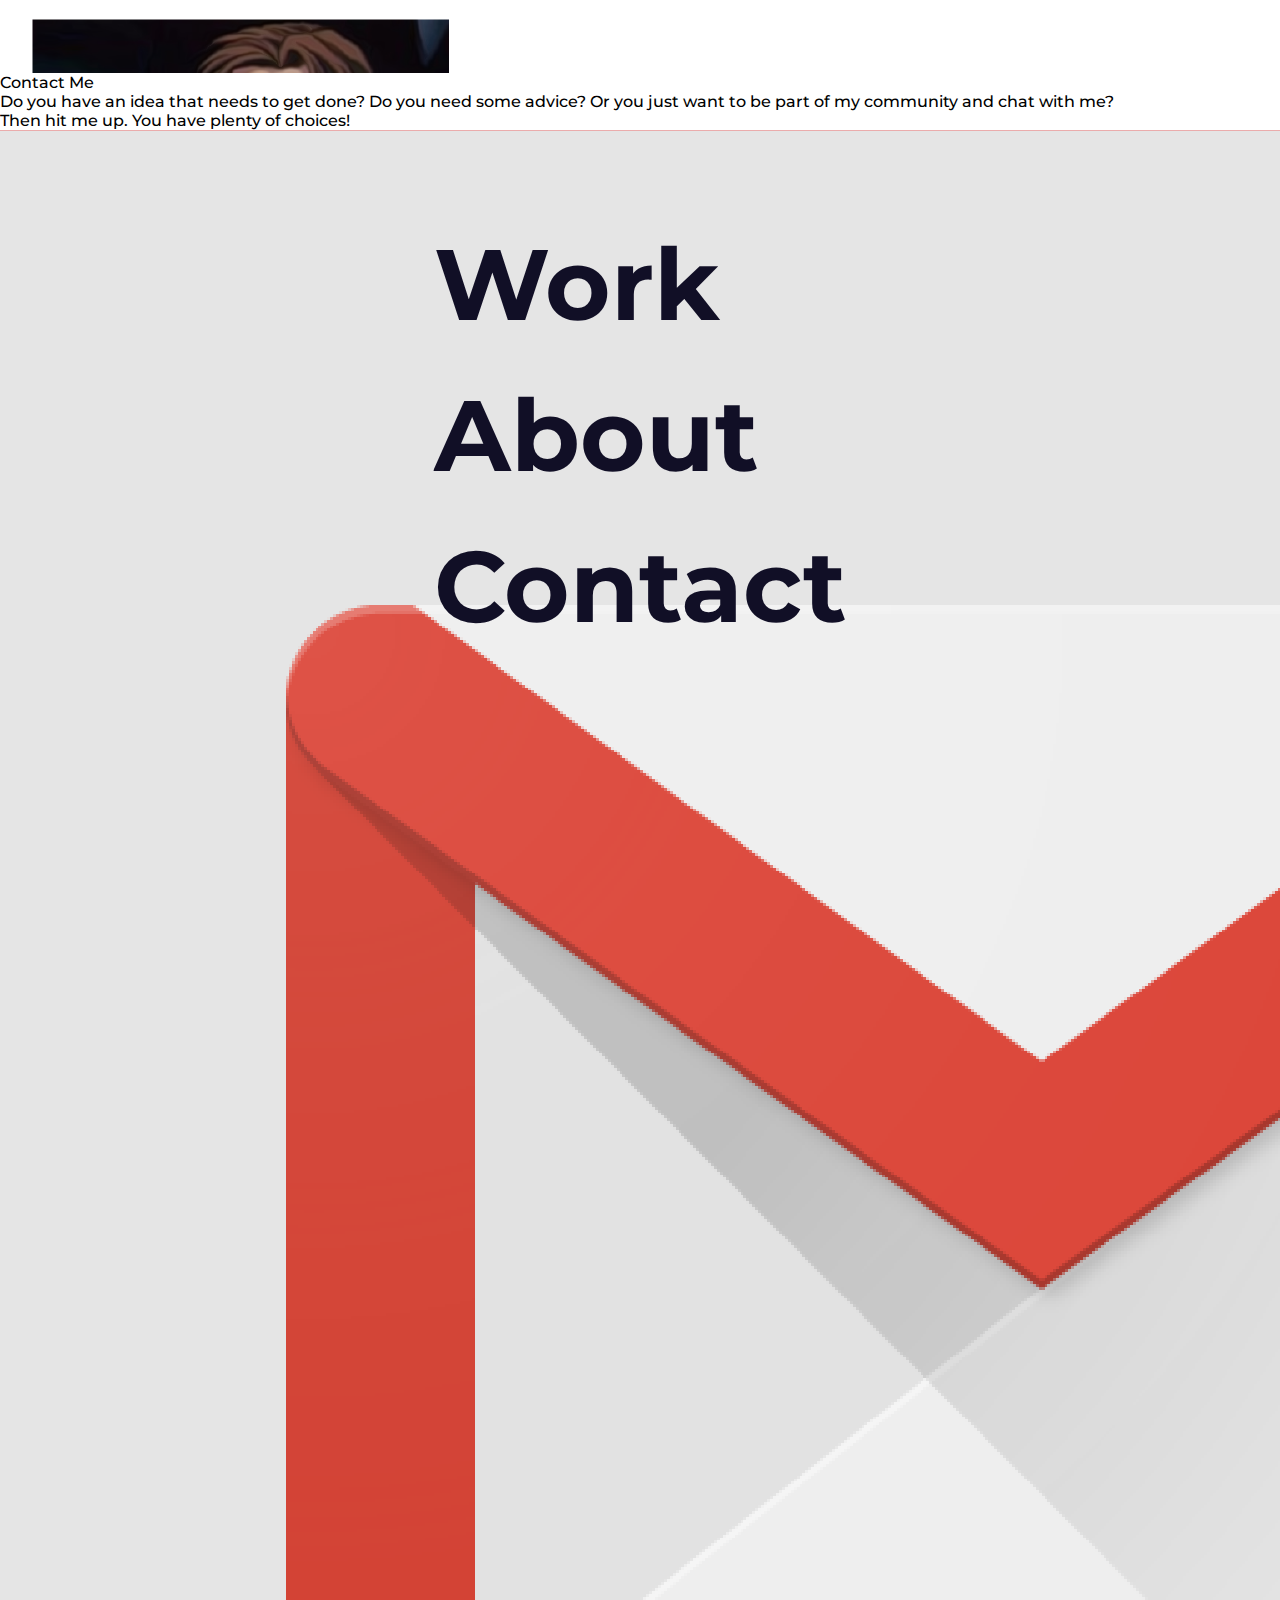
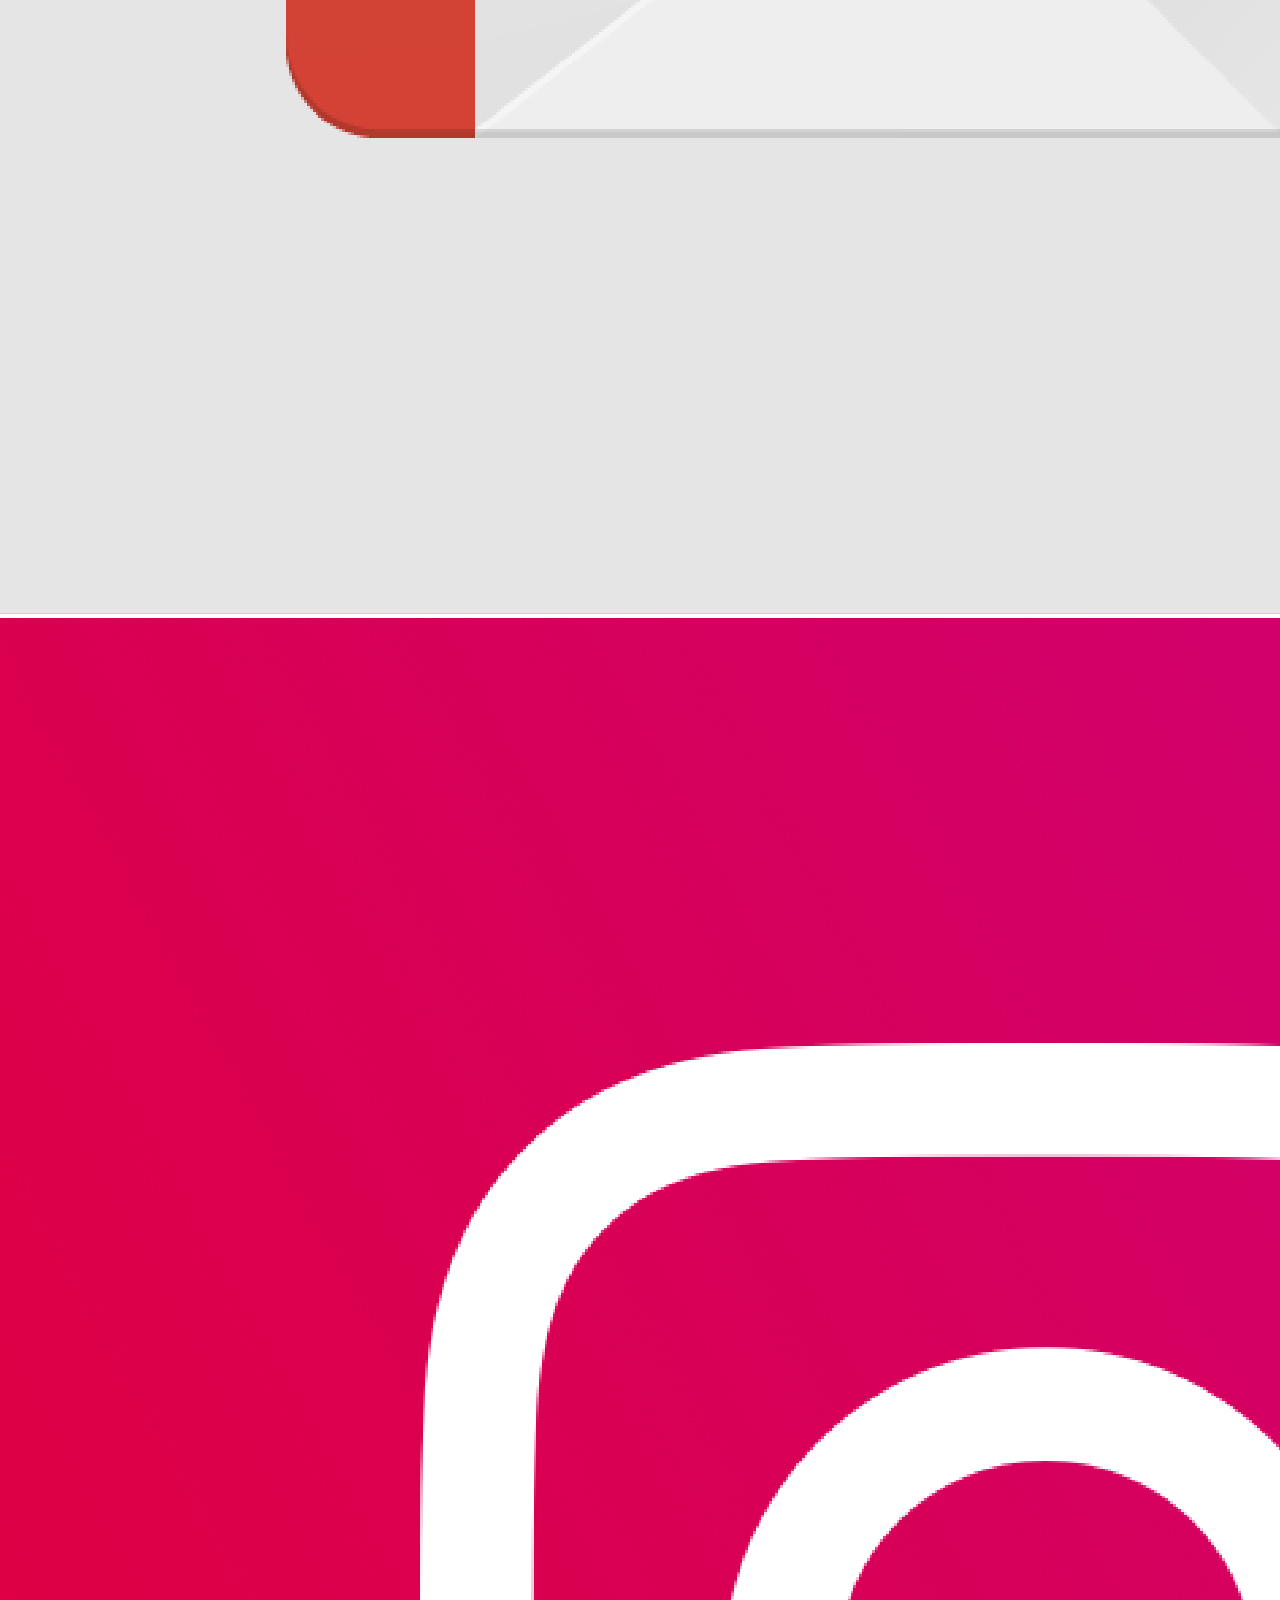
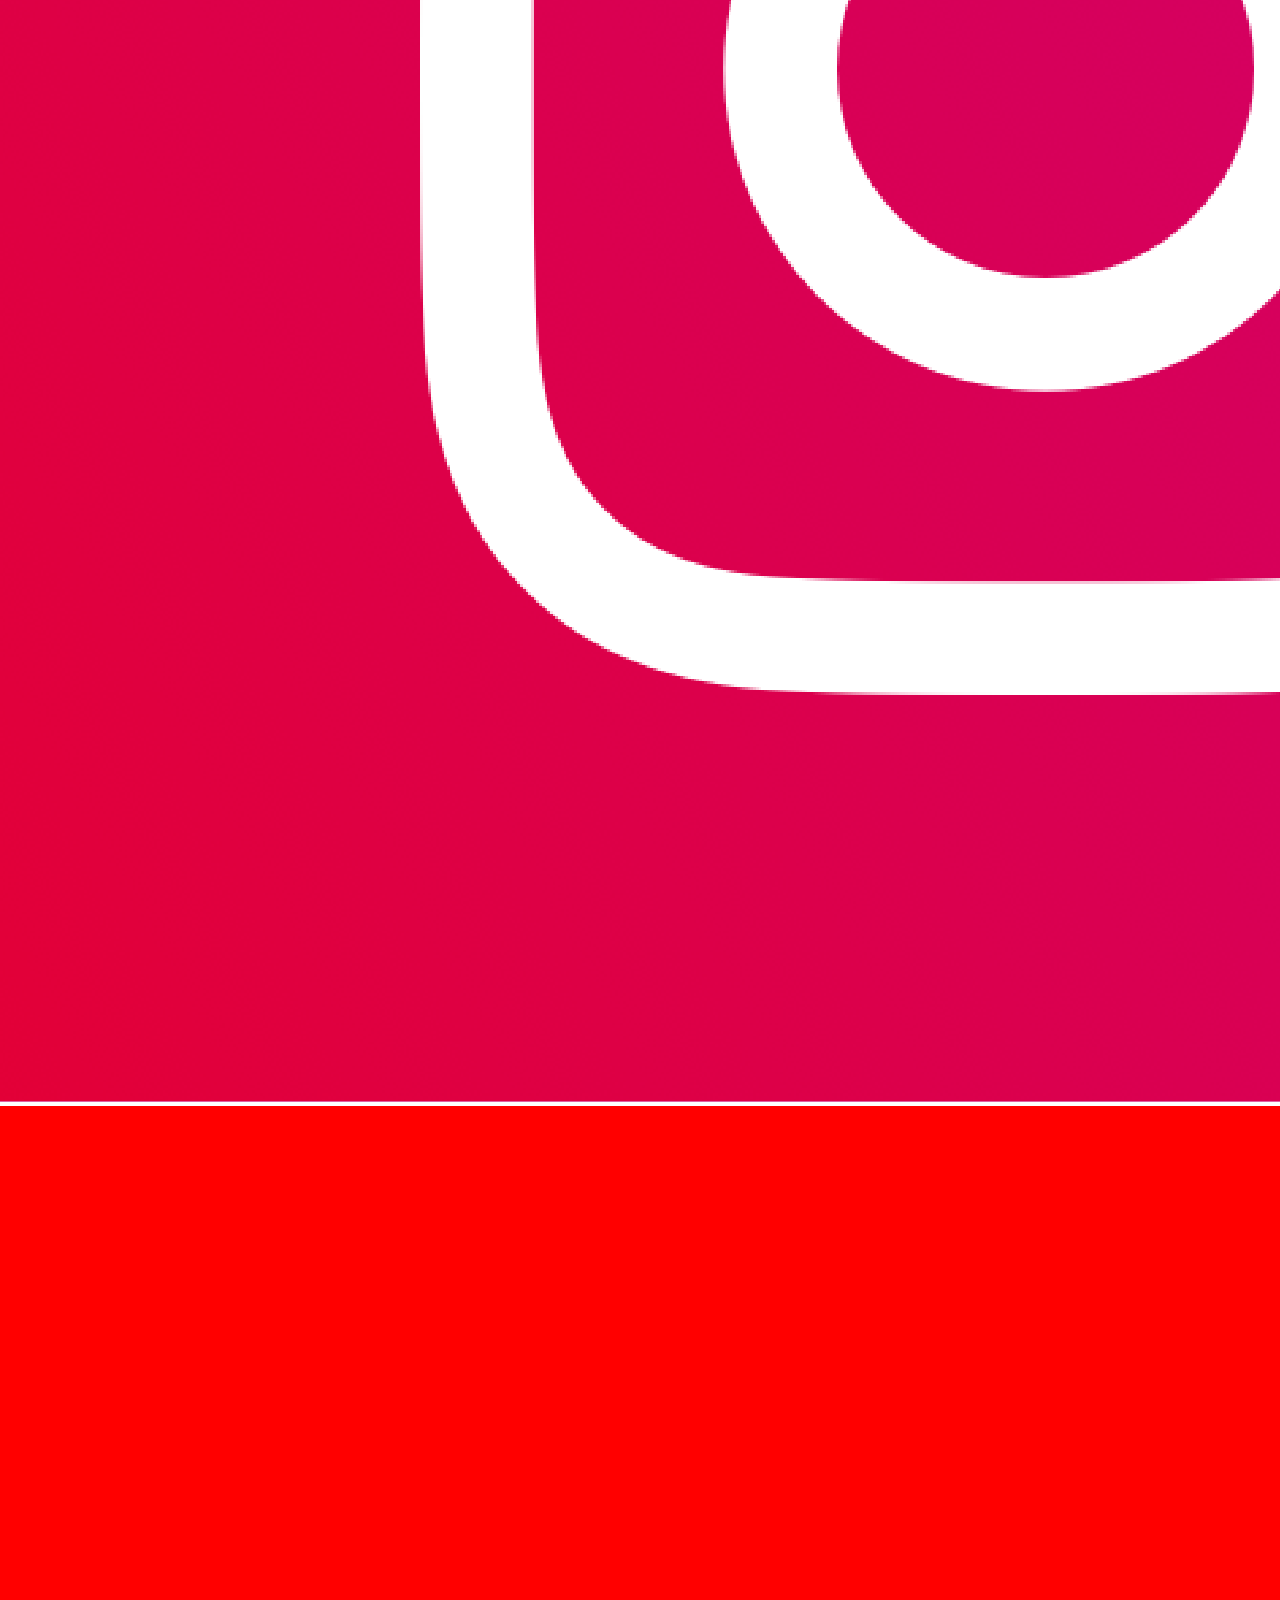
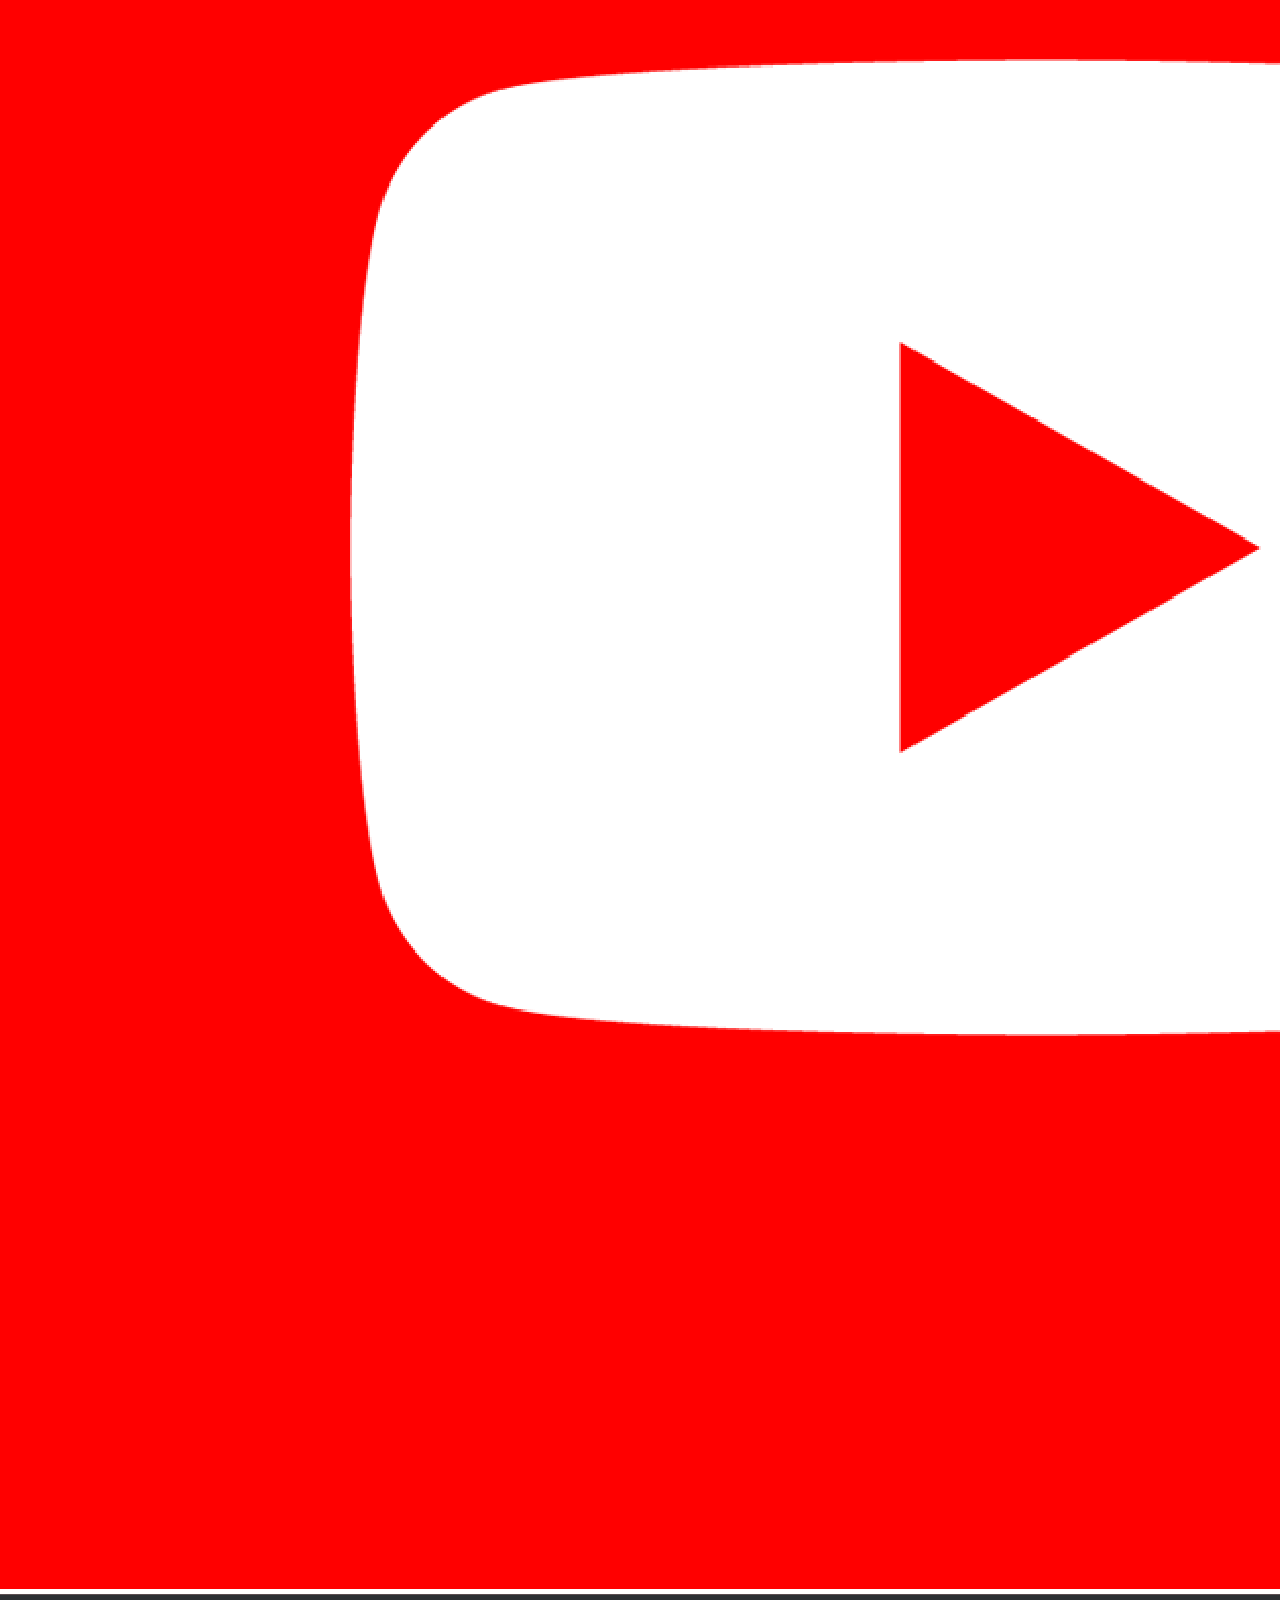
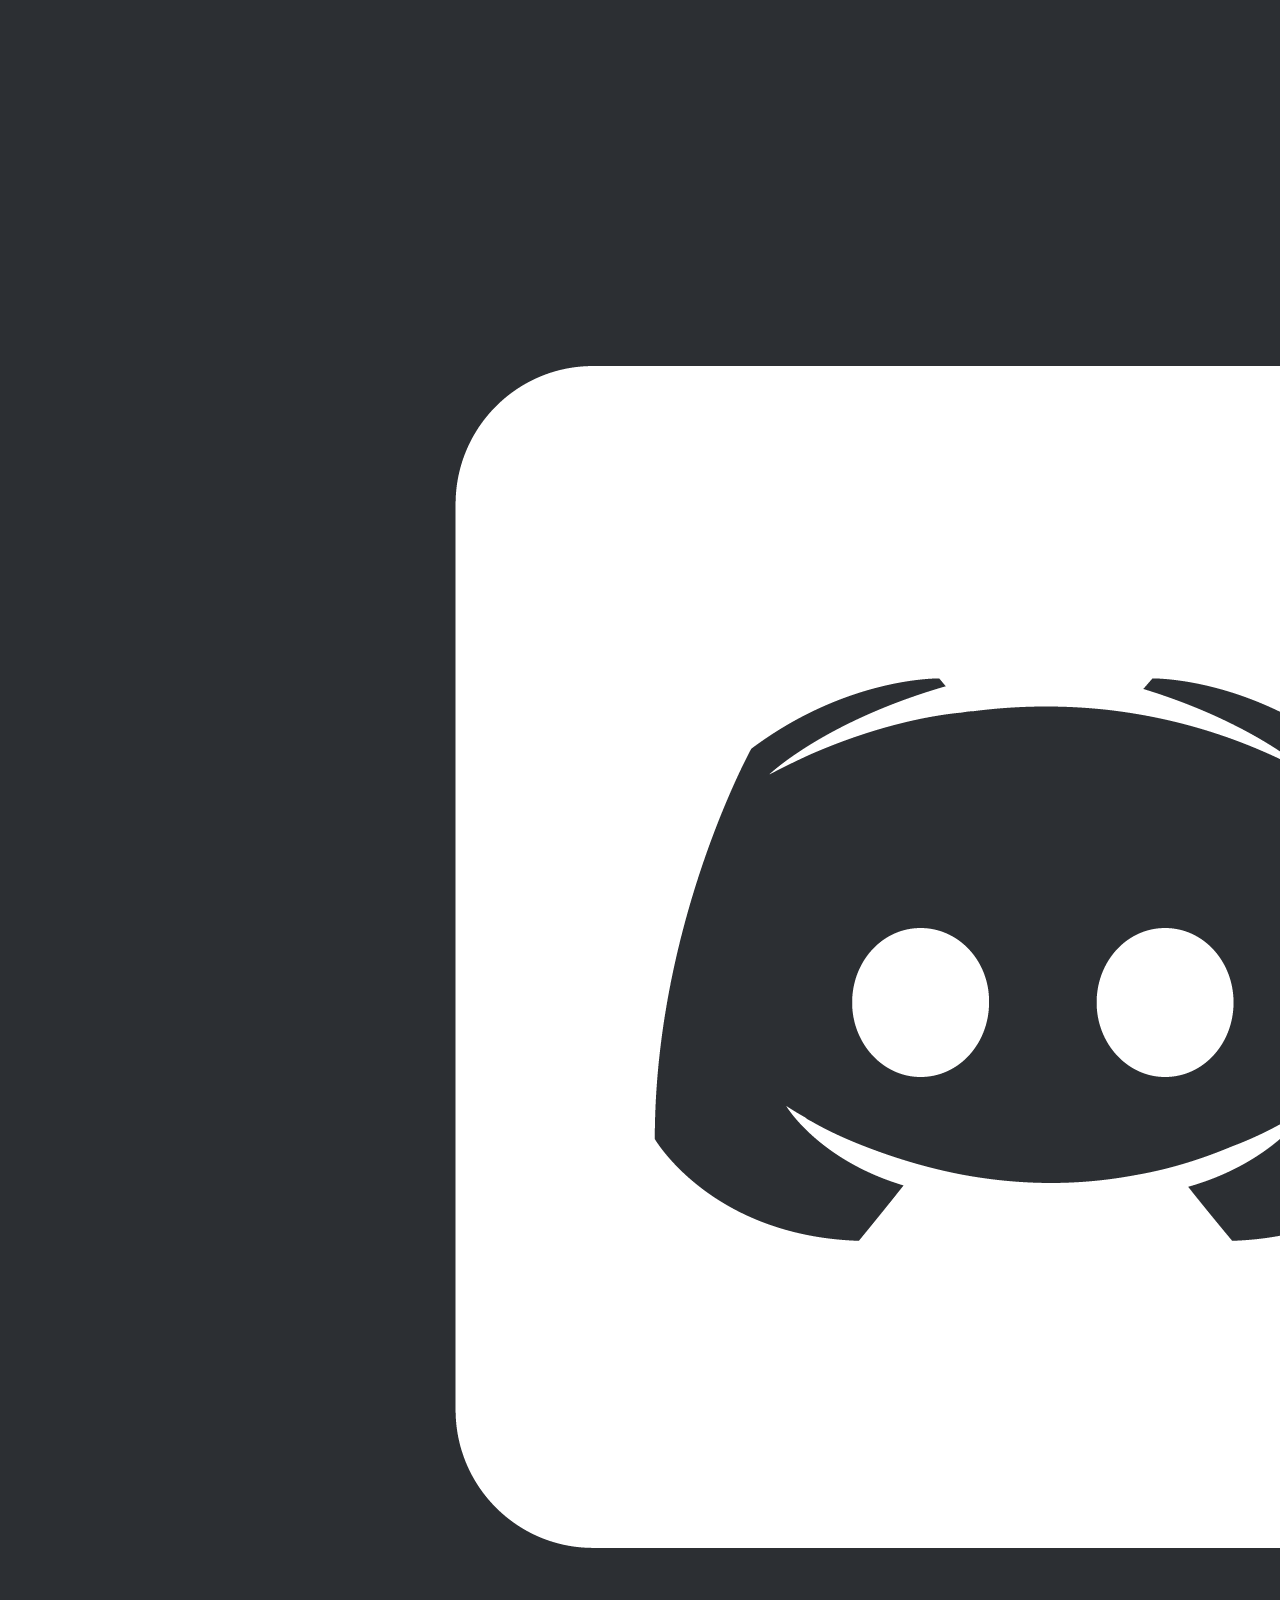
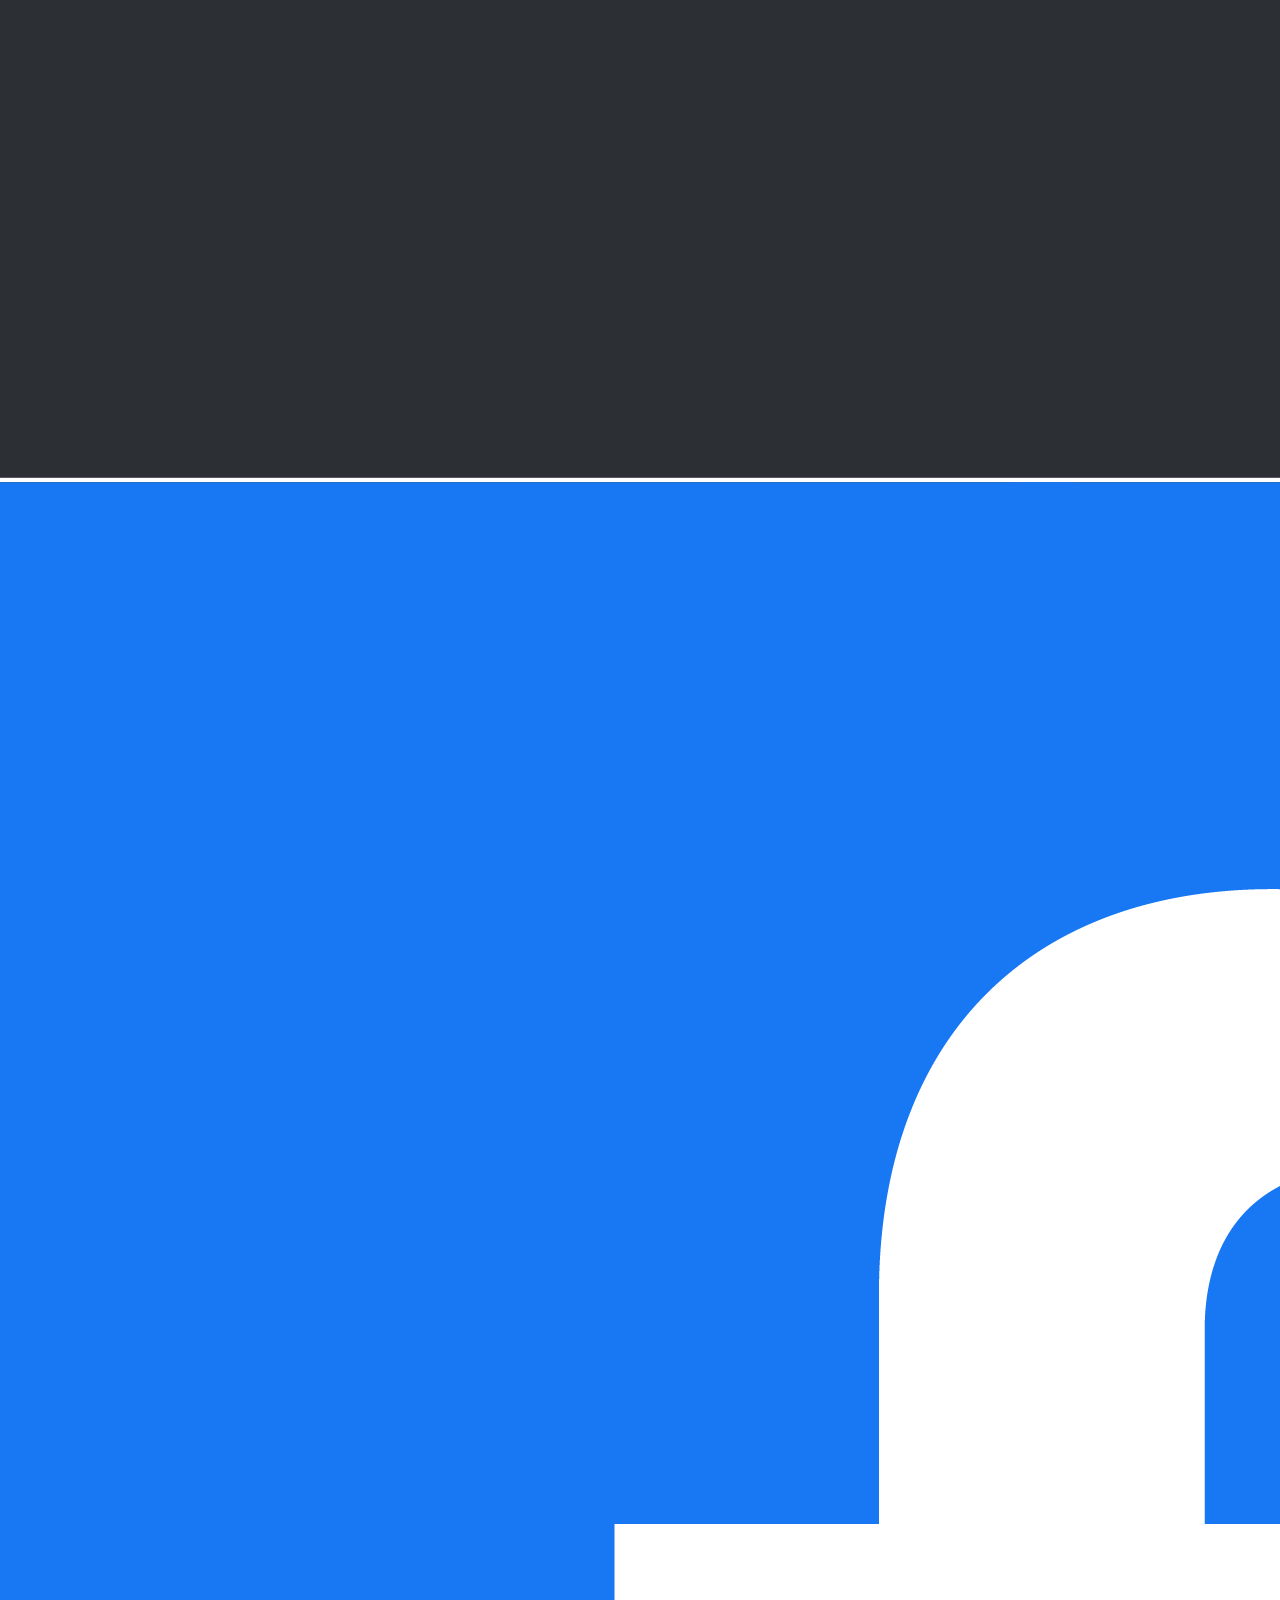
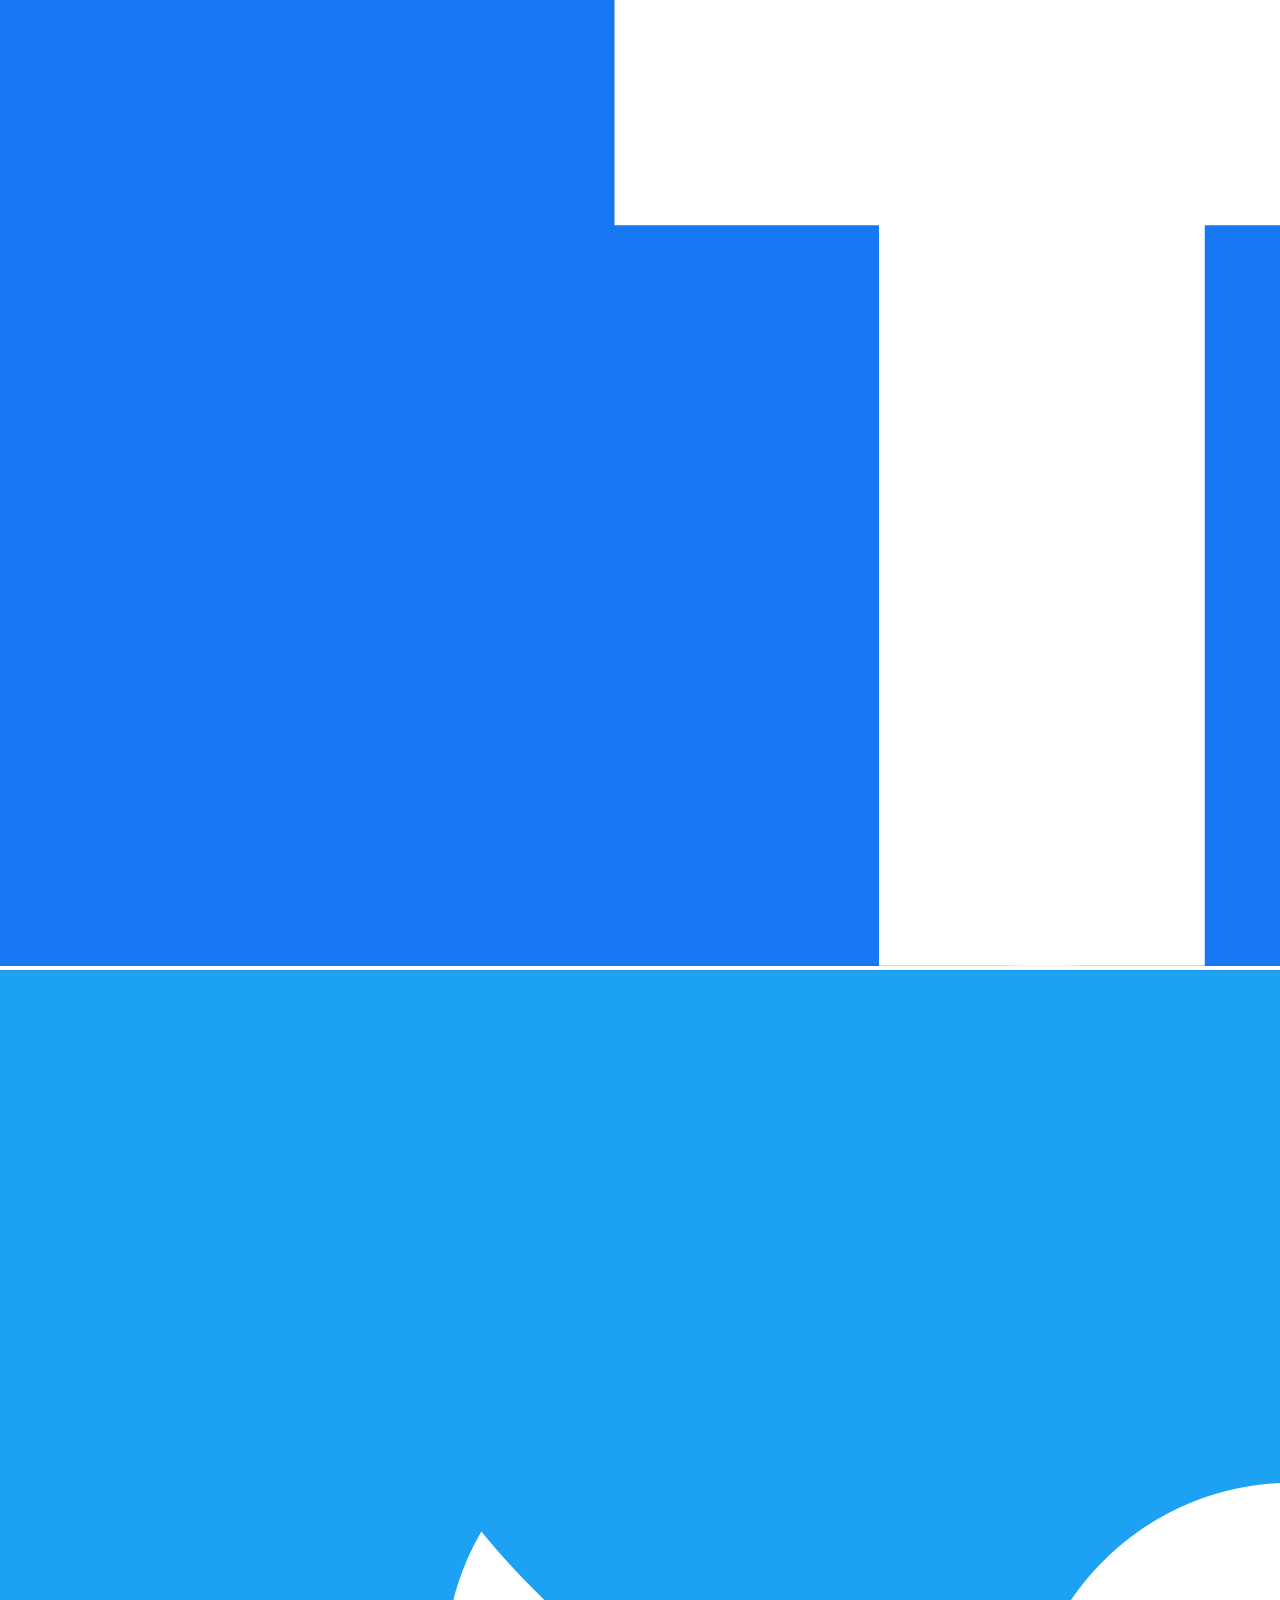
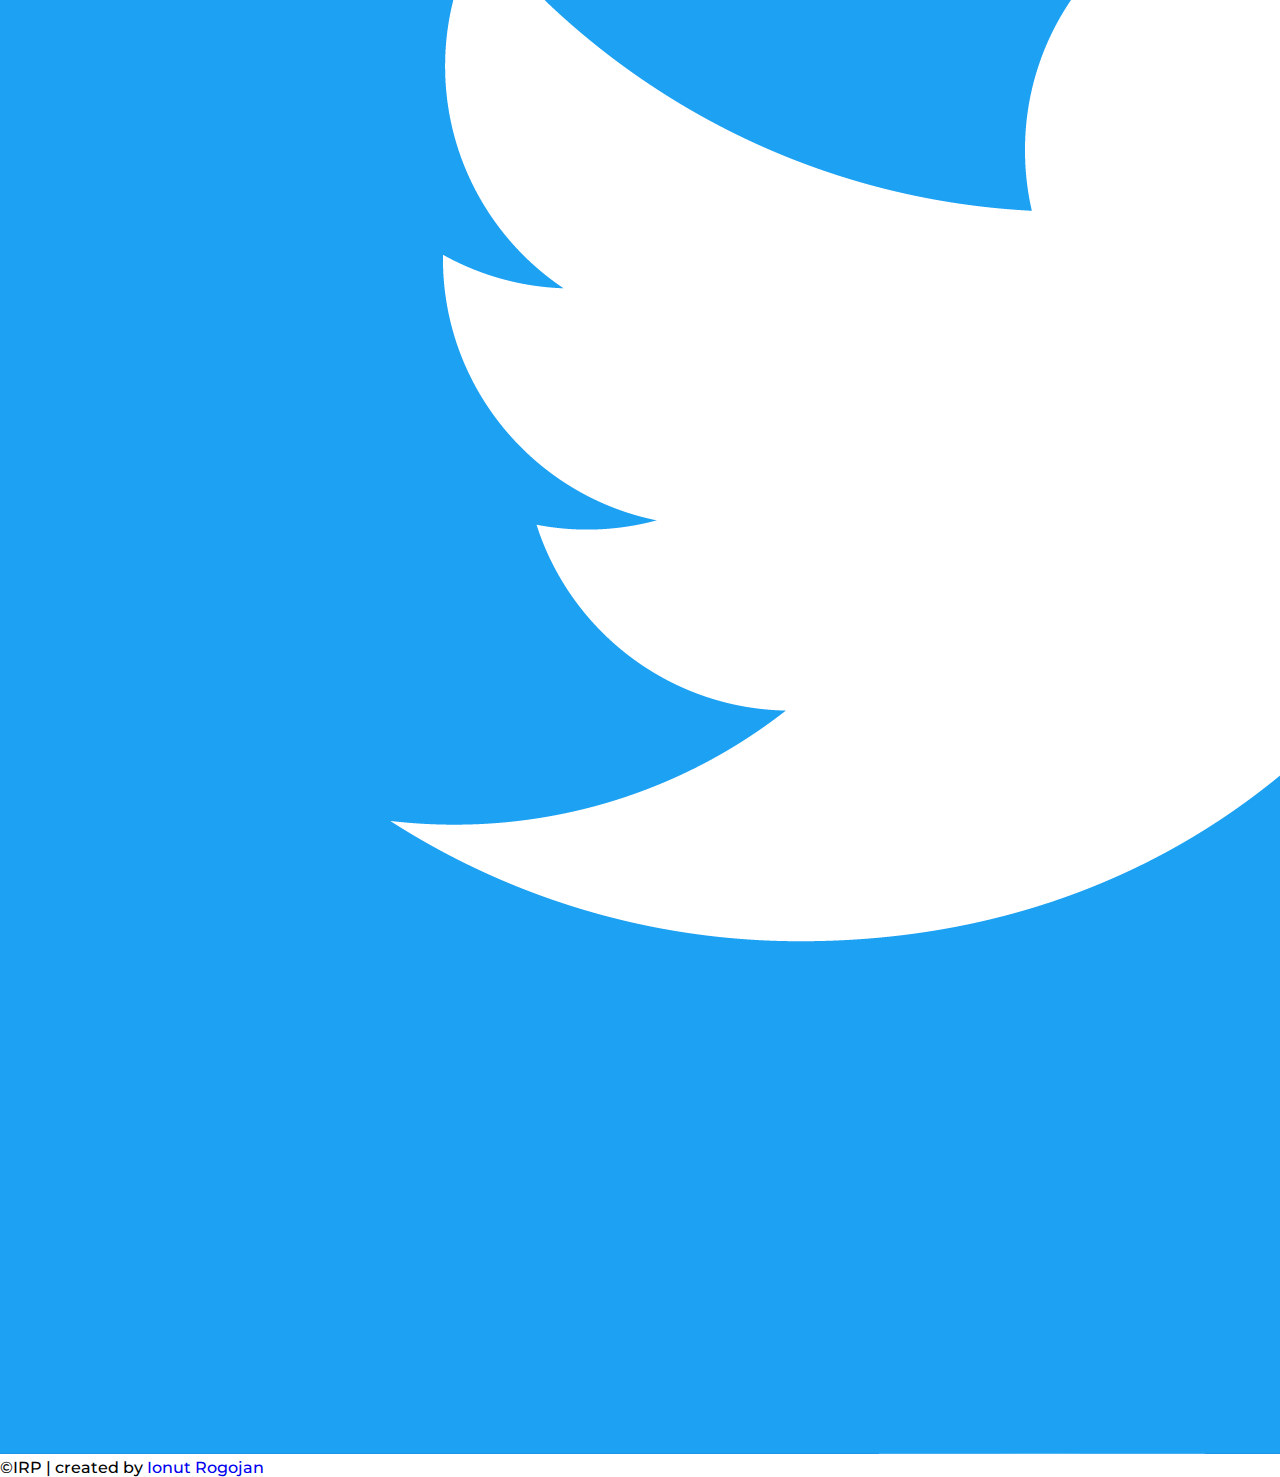
<file: pages/contact.html>
<!DOCTYPE html>
<html lang="en" dir="ltr">
<!-- Head -->

<head>
  <meta name="viewport" content="width=device-width,initial-scale=1" charset="utf-8"> <!-- media query wont work without -->
  <title>IRP</title>
  <link rel="shortcut icon" type="image/png" href="../images/IRP.png"> <!-- favicon/ the icon in the tab -->
  <link rel="stylesheet" href="../css/style.css"> <!-- css link -->
</head>
<!-- Head end -->

<!-- Body -->

<body>
  <div class="container">
    <!-- actual page -->

    <!-- Header -->
    <header class="header">
      <a href="../index.html"><img class="logo" src="../images/IRP.png" alt="Ionut Rogojan"></a> <!-- logo -->
      <nav>
        <!-- navigation bar -->
        <ul class="mainNav">
          <li><a href="../index.html">Work</a></li>
          <li><a href="about.html">About</a></li>
          <li><a href="contact.html">Contact</a></li>
        </ul>
      </nav>
    </header>
    <!-- Header end-->

    <div class="page-dividerT"></div> <!-- page divider -->

    <!-- page content -->
    <main>
      <div class="contactContainer">
        <div class="contactInfoWrap">
          <div class="contactInfo">


          <p class="contactTitle" title="Hello :)">Contact Me</p>
          <p class="contactText">Do you have an idea that needs to get done?
            Do you need some advice? Or you just want to
            be part of my community and chat with me? <br>
            Then hit me up. You have plenty of choices!</p>
          </div>
        </div>
        <div class="contactLinkWrap">
          <div class="contactLink">
          <a href="mailto: i.rogojan15@gmail.com" target="_blank" class="contactTumbnail" title="gmail"> <!-- gmail -->
            <!-- tumbnail link -->
            <img class="preview" src="../images/contact/gmail.png" alt="gmail"></img>
          </a>
          <a href="https://www.instagram.com/ionut.donut/" target="_blank" class="contactTumbnail" title="instagram"> <!-- instagram -->
            <!-- tumbnail link -->
            <img class="preview" src="../images/contact/instagram.png" alt="instagram"></img>
          </a>
          <a href="https://www.youtube.com/channel/UCUPgdNfR9iGMkzmh38LH_RA?view_as=subscriber" target="_blank" class="contactTumbnail" title="youtube"> <!-- youtube -->
            <!-- tumbnail link -->
            <img class="preview" src="../images/contact/youtube.png" alt="youtube"></img>
          </a>
          <a href="https://discordapp.com/invite/tEaZ2c7" target="_blank" class="contactTumbnail" title="discord"> <!-- discord -->
            <!-- tumbnail link -->
            <img class="preview" src="../images/contact/discord.png" alt="discord"></img>
          </a>
          <a href="https://www.facebook.com/profile.php?id=100004966390204&ref=bookmarks" target="_blank" class="contactTumbnail" title="facebook"> <!-- facebook -->
            <!-- tumbnail link -->
            <img class="preview" src="../images/contact/facebook.png" alt="facebook"></img>
          </a>
          <a href="https://twitter.com/ionutRogojan_" target="_blank" class="contactTumbnail" title="twitter"> <!-- twitter -->
            <!-- tumbnail link -->
            <img class="preview" src="../images/contact/twitter.png" alt="twitter"></img>
          </a>
          </div>
        </div>
      </div>
    </main>
    <!-- page content end -->
    <div class="page-dividerB"></div> <!-- page divider -->
    <footer>
      <div class="footer">
        <!-- text placeholder -->
        &copy;IRP | created by <a href="mailto: i.rogojan15@gmail.com">Ionut Rogojan</a> <!-- email link -->
      </div>
    </footer>
    <!-- Footer end -->

  </div>
</body>

</html>
</file>
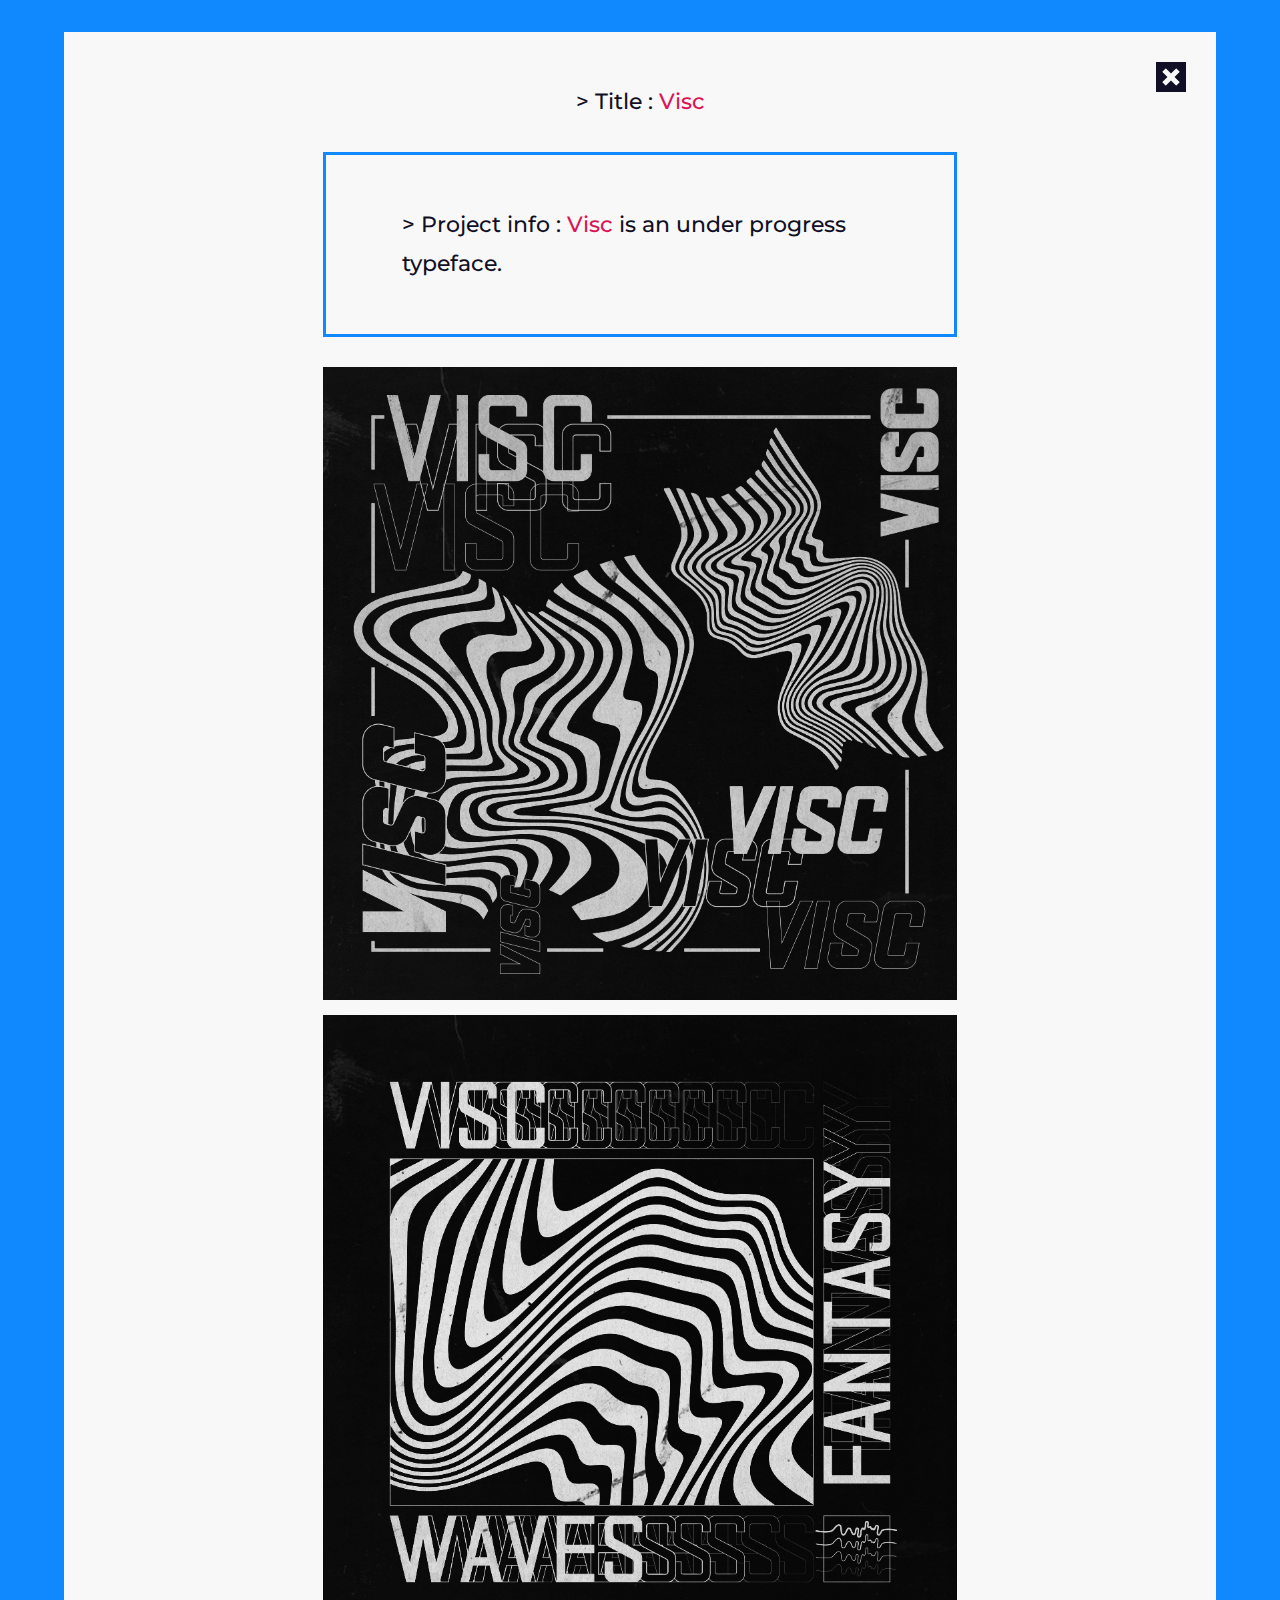
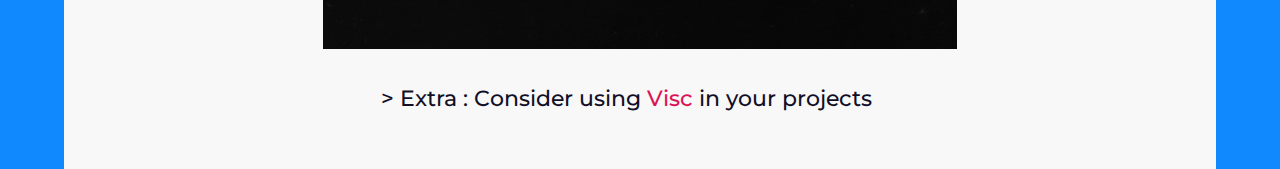
<file: pages/font.html>
<!DOCTYPE html>
<html lang="en" dir="ltr">

<head>
  <meta name="viewport" content="width=device-width, initial-scale=1, user-scalable=no, maximum-scale=1" charset="utf-8"> <!-- media query wont work without -->
  <meta charset="utf-8">
  <title>IRP</title>
  <link rel="shortcut icon" type="image/png" href="../image/favicon.png">
  <link rel="stylesheet" href="../css/style.css">
</head>
  <body class="project">
    <main>
        <div class="pBG">
          <div class="mCB" onclick="btp()">
            <svg class="x" viewBox="0 0 20 20">
              <polygon points="12.5 20 12.5 12.5 20 12.5 20 7.5 12.5 7.5 12.5 0 7.5 0 7.5 7.5 0 7.5 0 12.5 7.5 12.5 7.5 20 12.5 20" style="fill:#f8f8f8" /></svg>
          </div>

          <div class="pT">
            <h1>> Title :&nbsp;<span class="cl">Visc</span></h1>
          </div>

          <div class="pIW">
            <p>> Project info : <span class="cl">Visc</span> is an under progress typeface.</div>

          <div class="pIP">
            <img src="../image/font.png" alt="img1">
            <img src="../image/font2.png" alt="img2">
          </div>

          <div class="eP">
            <p>> Extra : Consider using <span class="cl">Visc</span> in your projects</p>
          </div>
        </div>
    </main>

    <script src="../script/main.js"></script>
  </body>
</html>
</file>
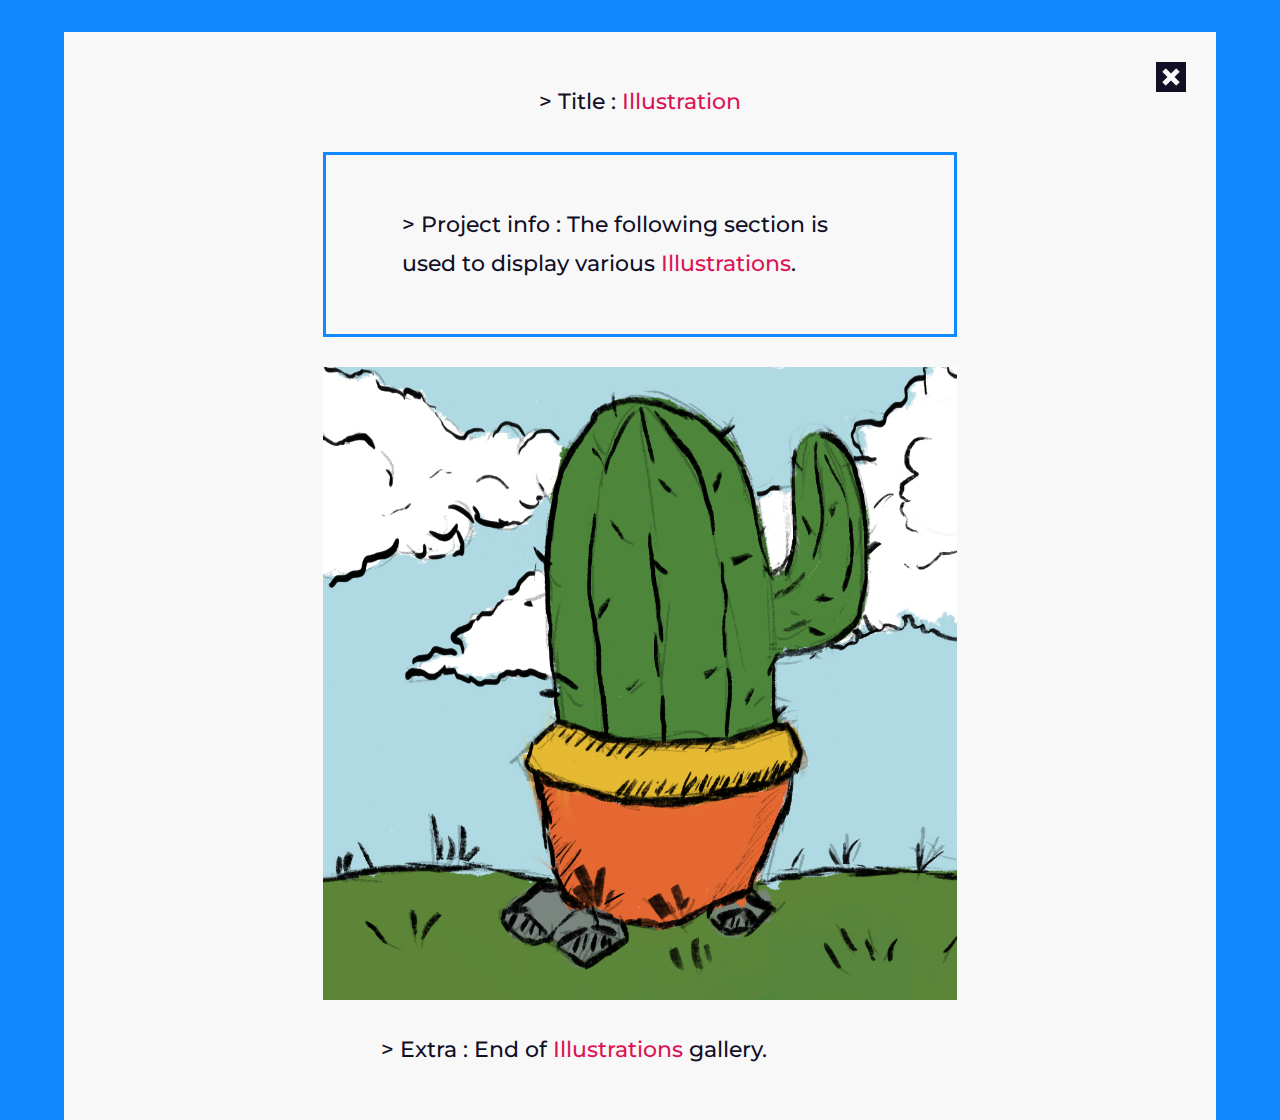
<file: pages/illustration.html>
<!DOCTYPE html>
<html lang="en" dir="ltr">

<head>
  <meta name="viewport" content="width=device-width, initial-scale=1, user-scalable=no, maximum-scale=1" charset="utf-8"> <!-- media query wont work without -->
  <meta charset="utf-8">
  <title>IRP</title>
  <link rel="shortcut icon" type="image/png" href="../image/favicon.png">
  <link rel="stylesheet" href="../css/style.css">
</head>
  <body class="project">
    <main>
        <div class="pBG">
          <div class="mCB" onclick="btp()">
            <svg class="x" viewBox="0 0 20 20">
              <polygon points="12.5 20 12.5 12.5 20 12.5 20 7.5 12.5 7.5 12.5 0 7.5 0 7.5 7.5 0 7.5 0 12.5 7.5 12.5 7.5 20 12.5 20" style="fill:#f8f8f8" /></svg>
          </div>

          <div class="pT">
            <h1>> Title :&nbsp;<span class="cl">Illustration</span></h1>
          </div>

          <div class="pIW">
            <p>> Project info : The following section is used to display various <span class="cl">Illustrations</span>.</div>

          <div class="pIP">
            <img src="../image/illustration.jpg" alt="img1">
          </div>

          <div class="eP">
            <p>> Extra : End of <span class="cl">Illustrations</span> gallery.</p>
          </div>
        </div>
    </main>

    <script src="../script/main.js"></script>
  </body>
</html>
</file>
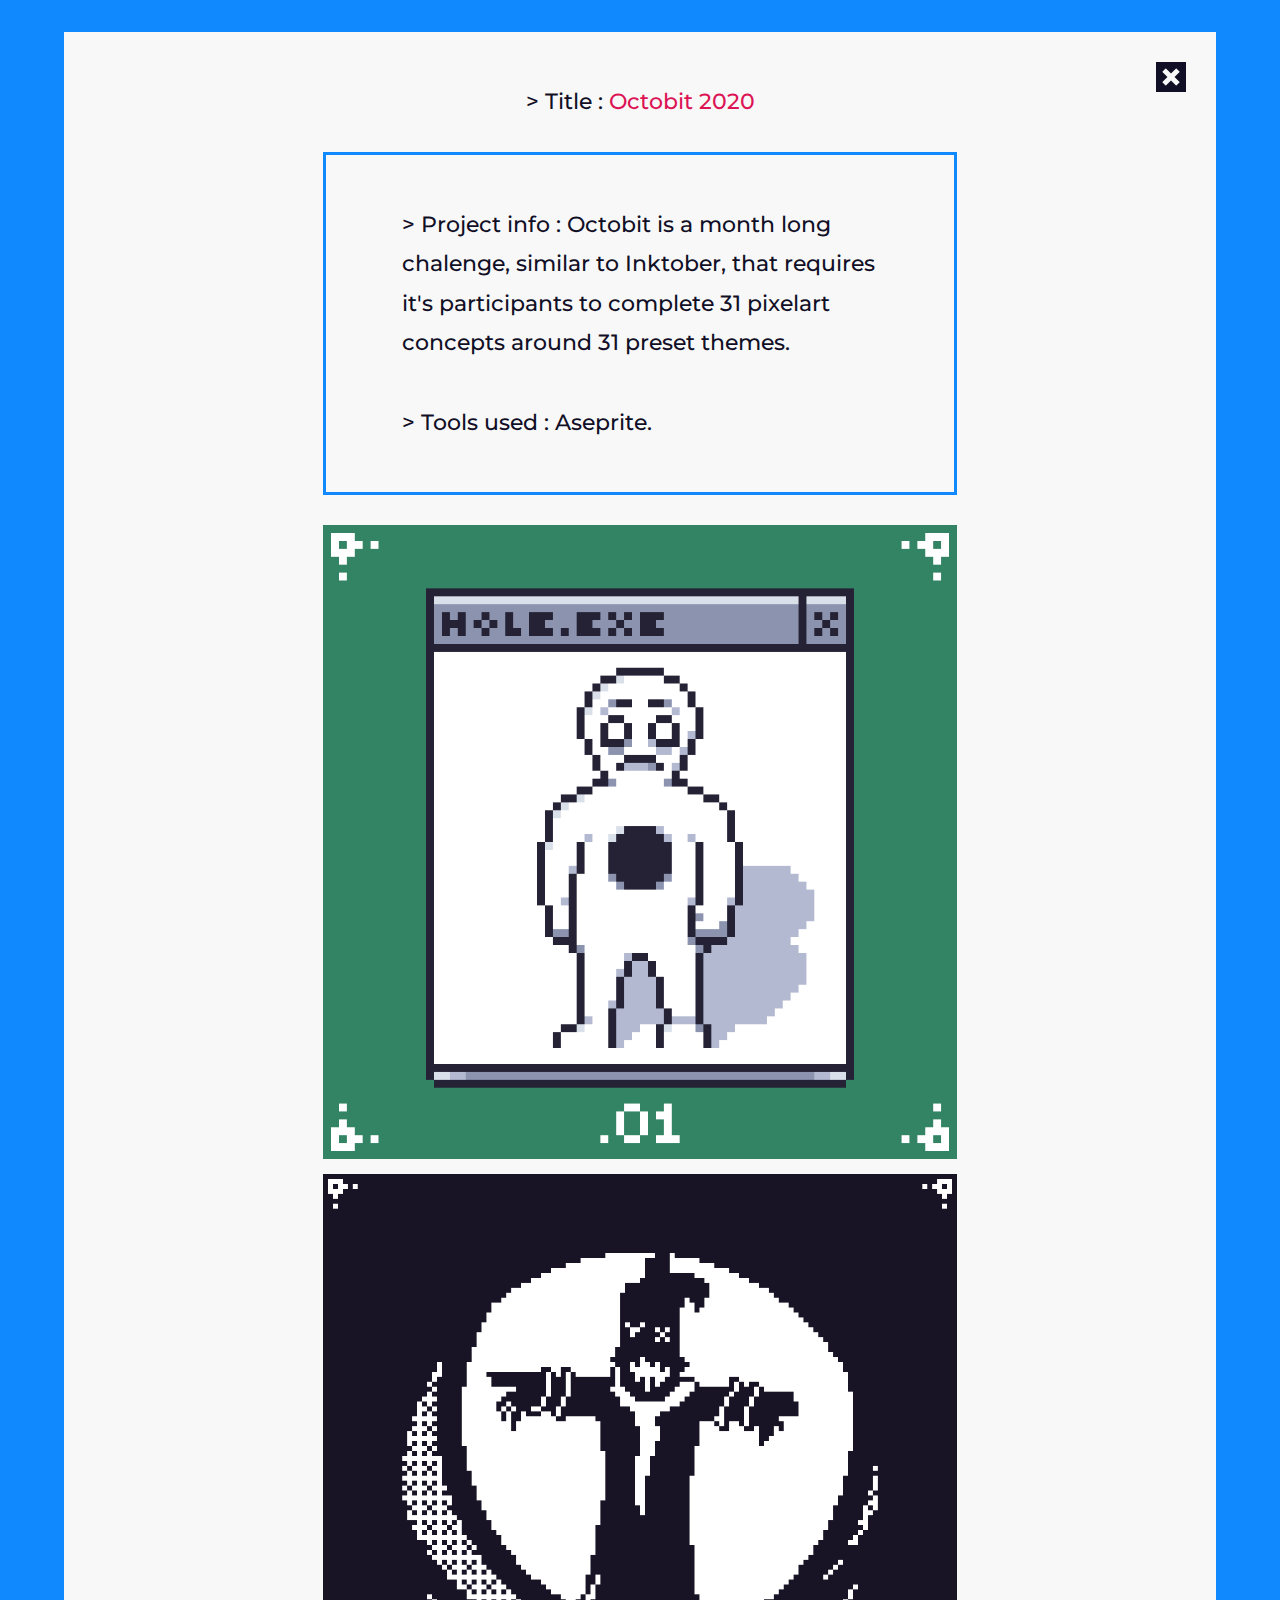
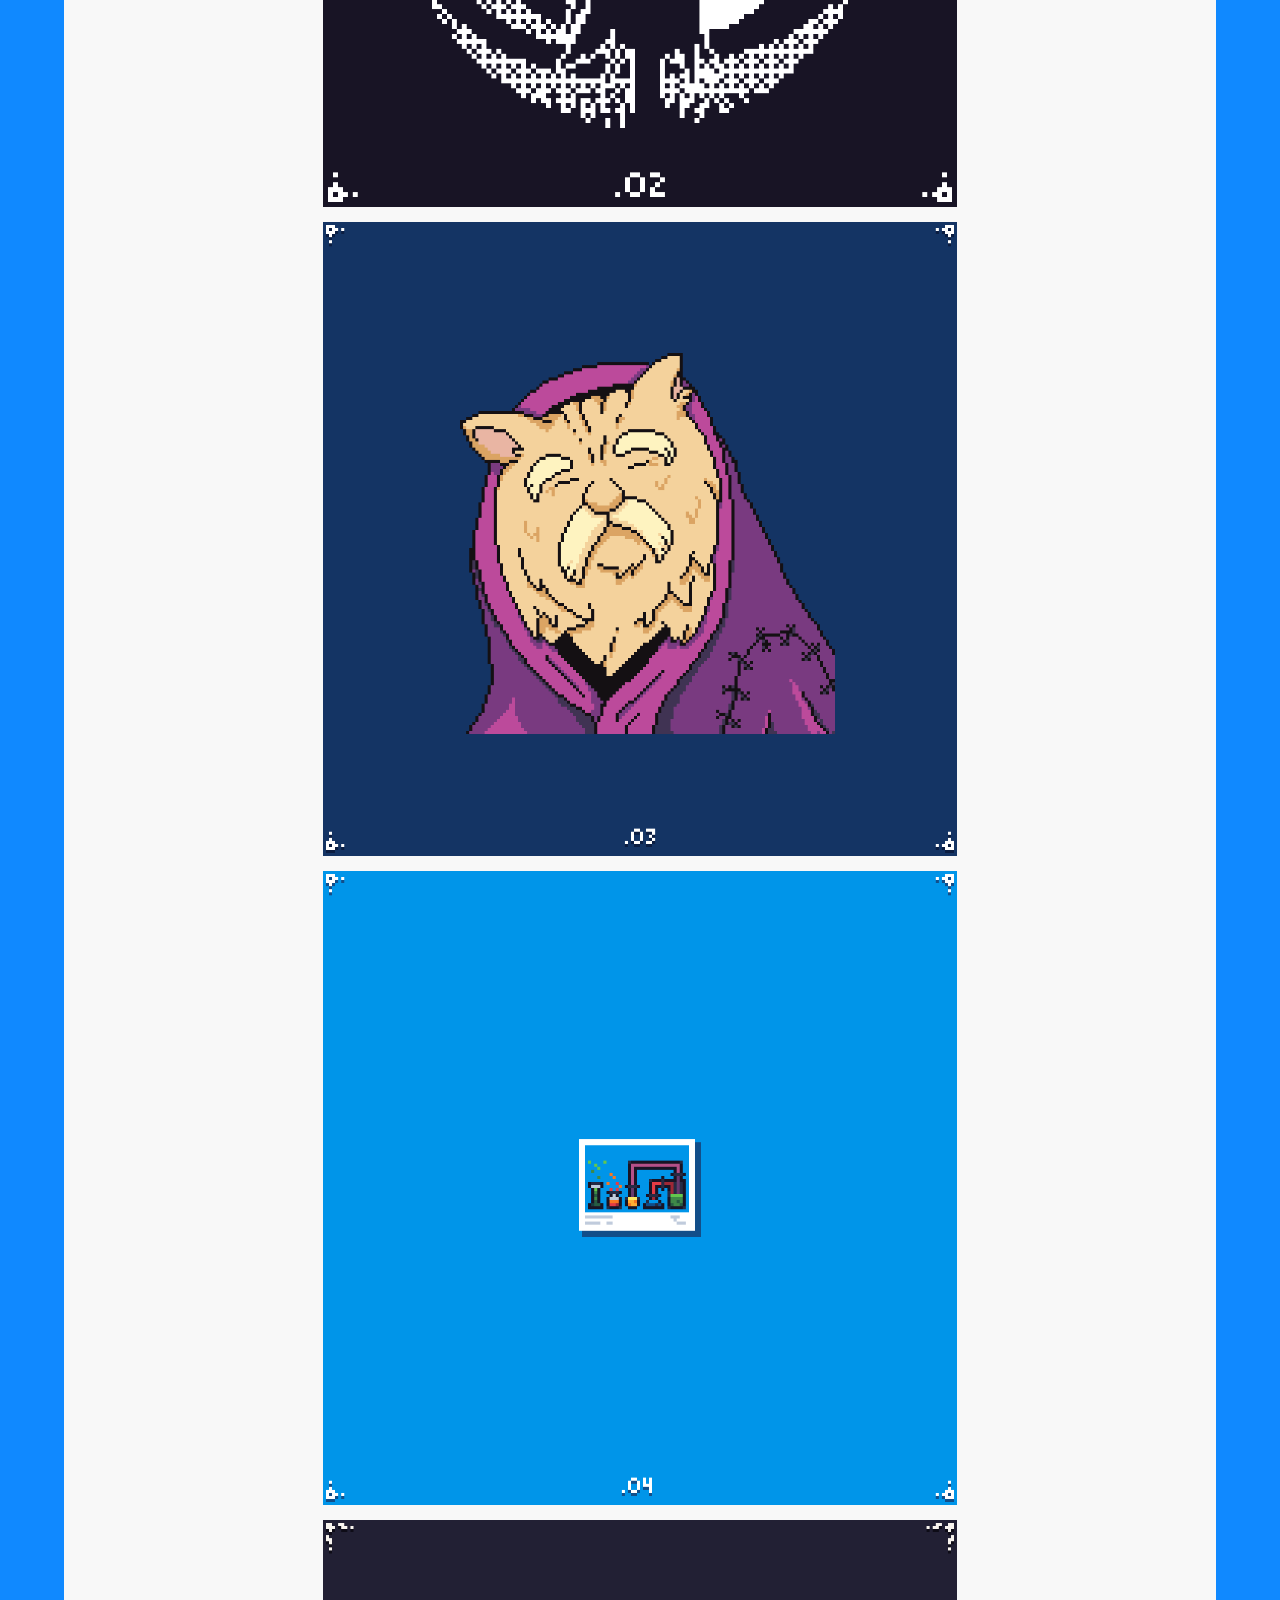
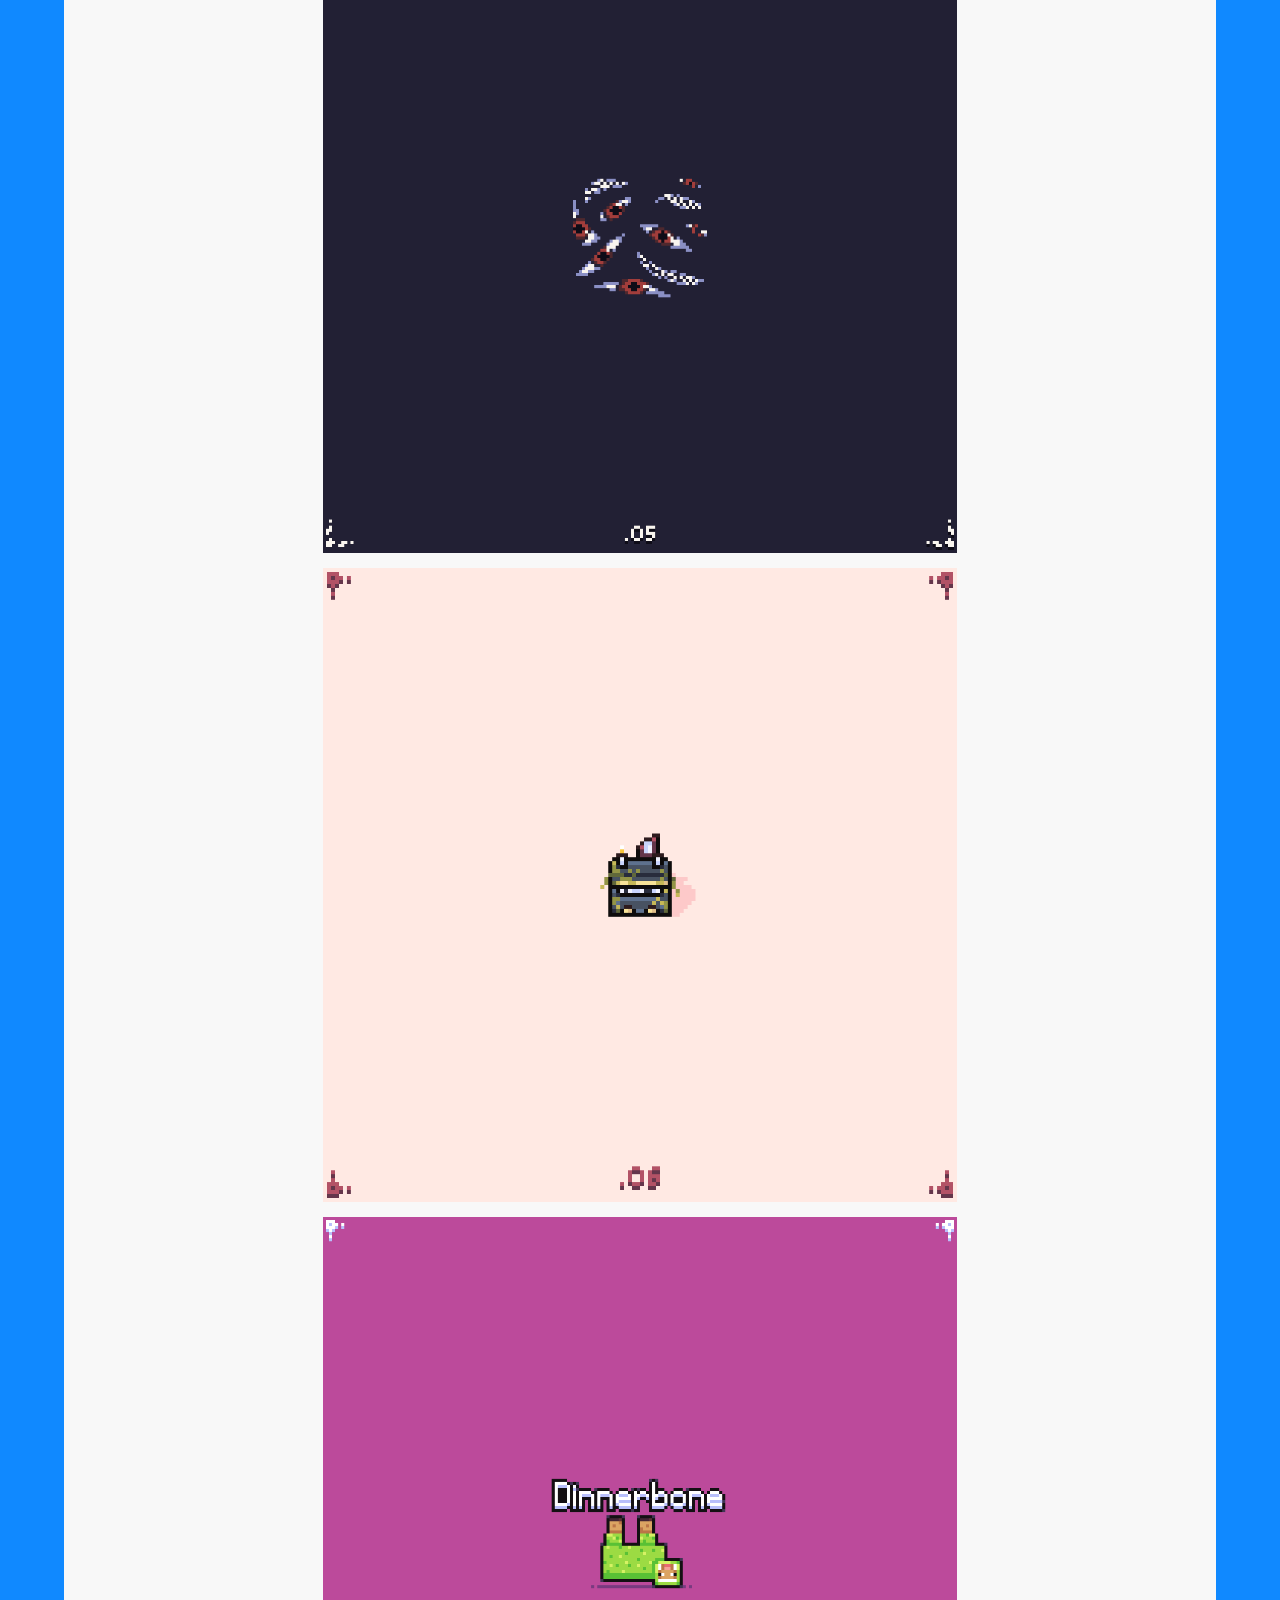
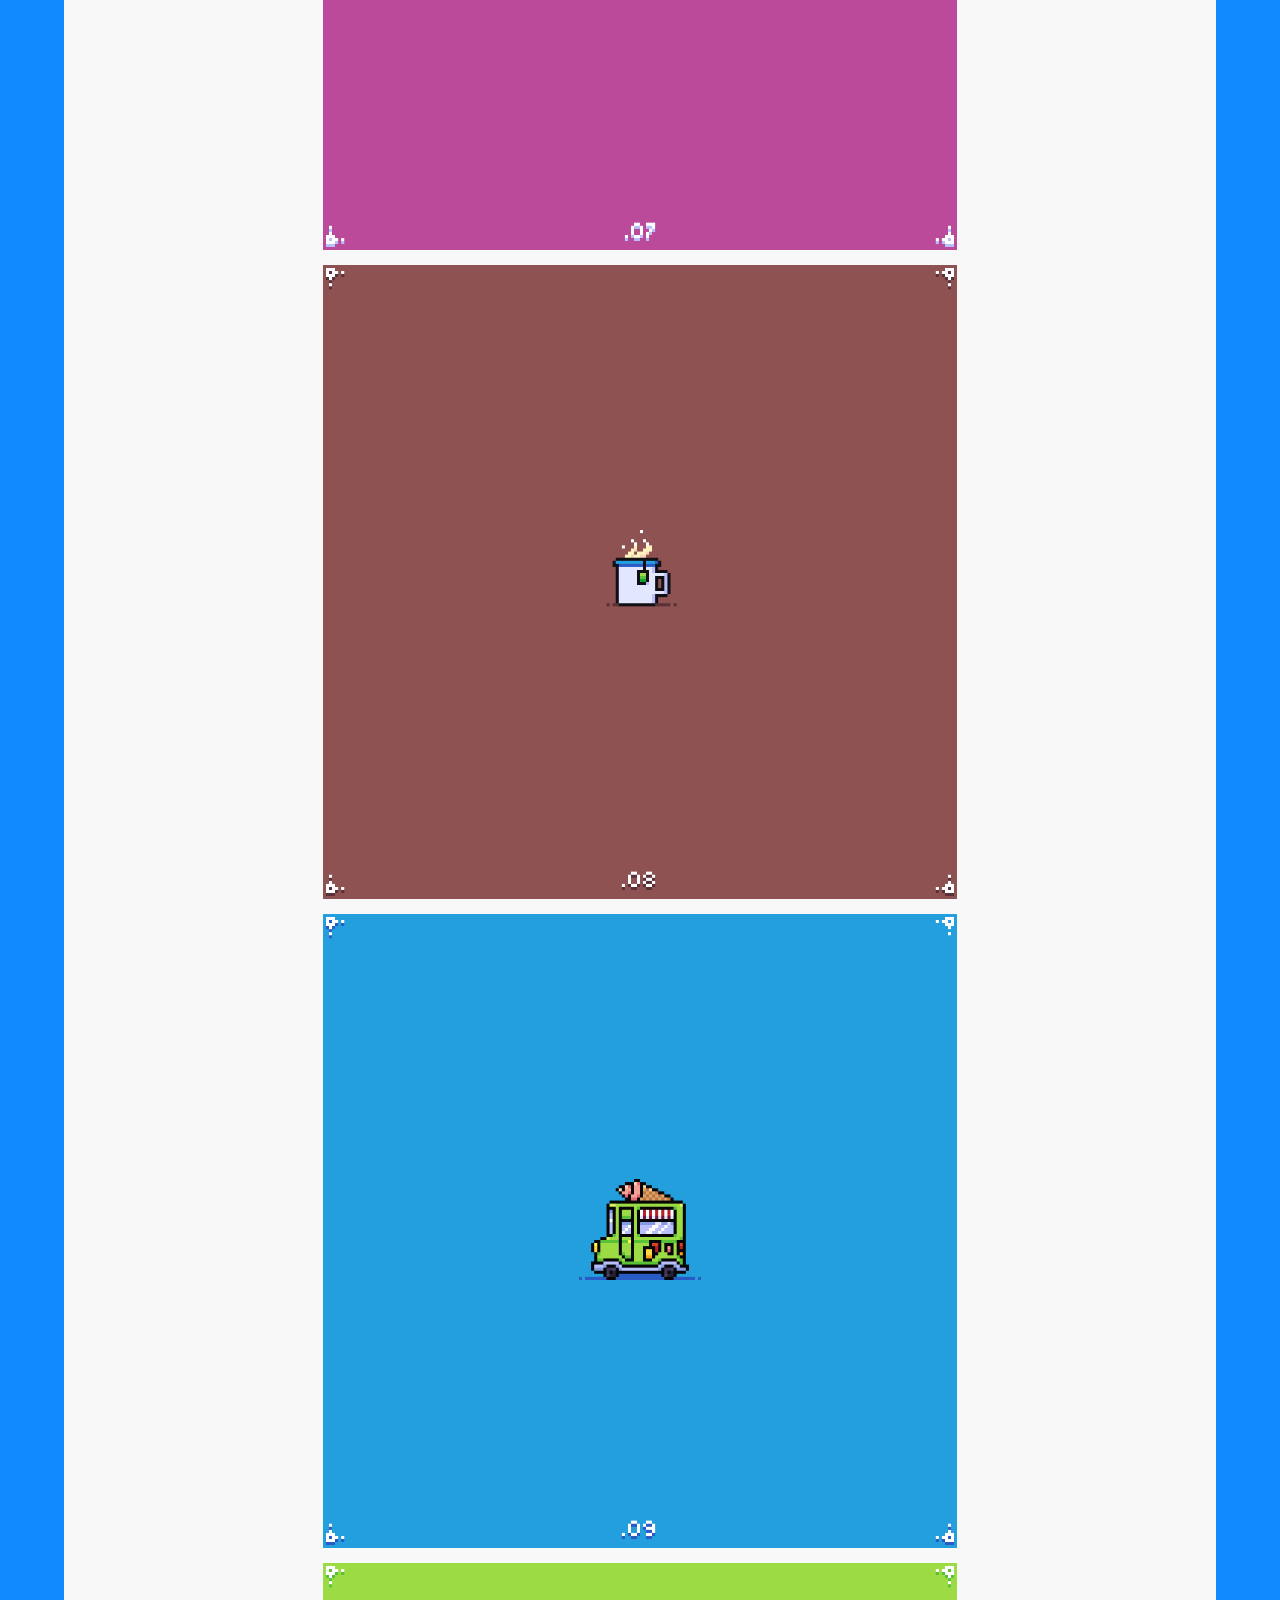
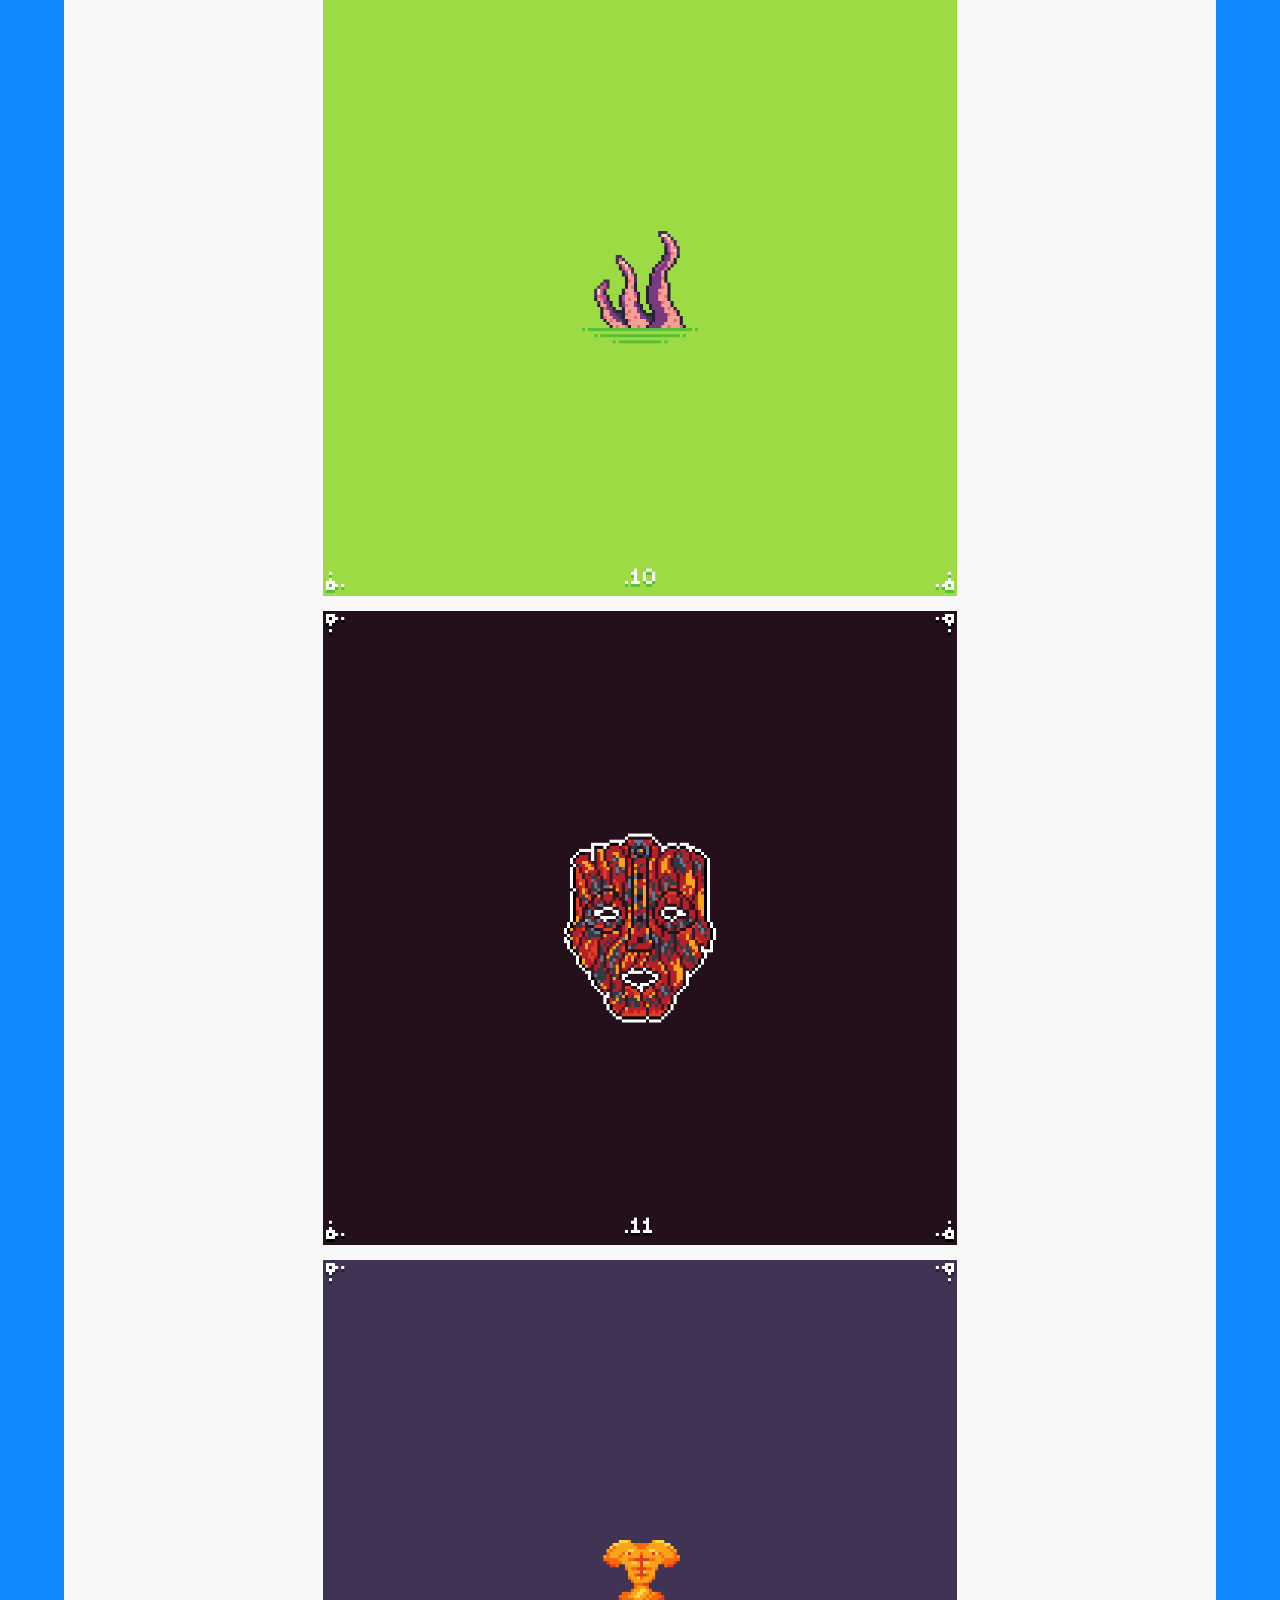
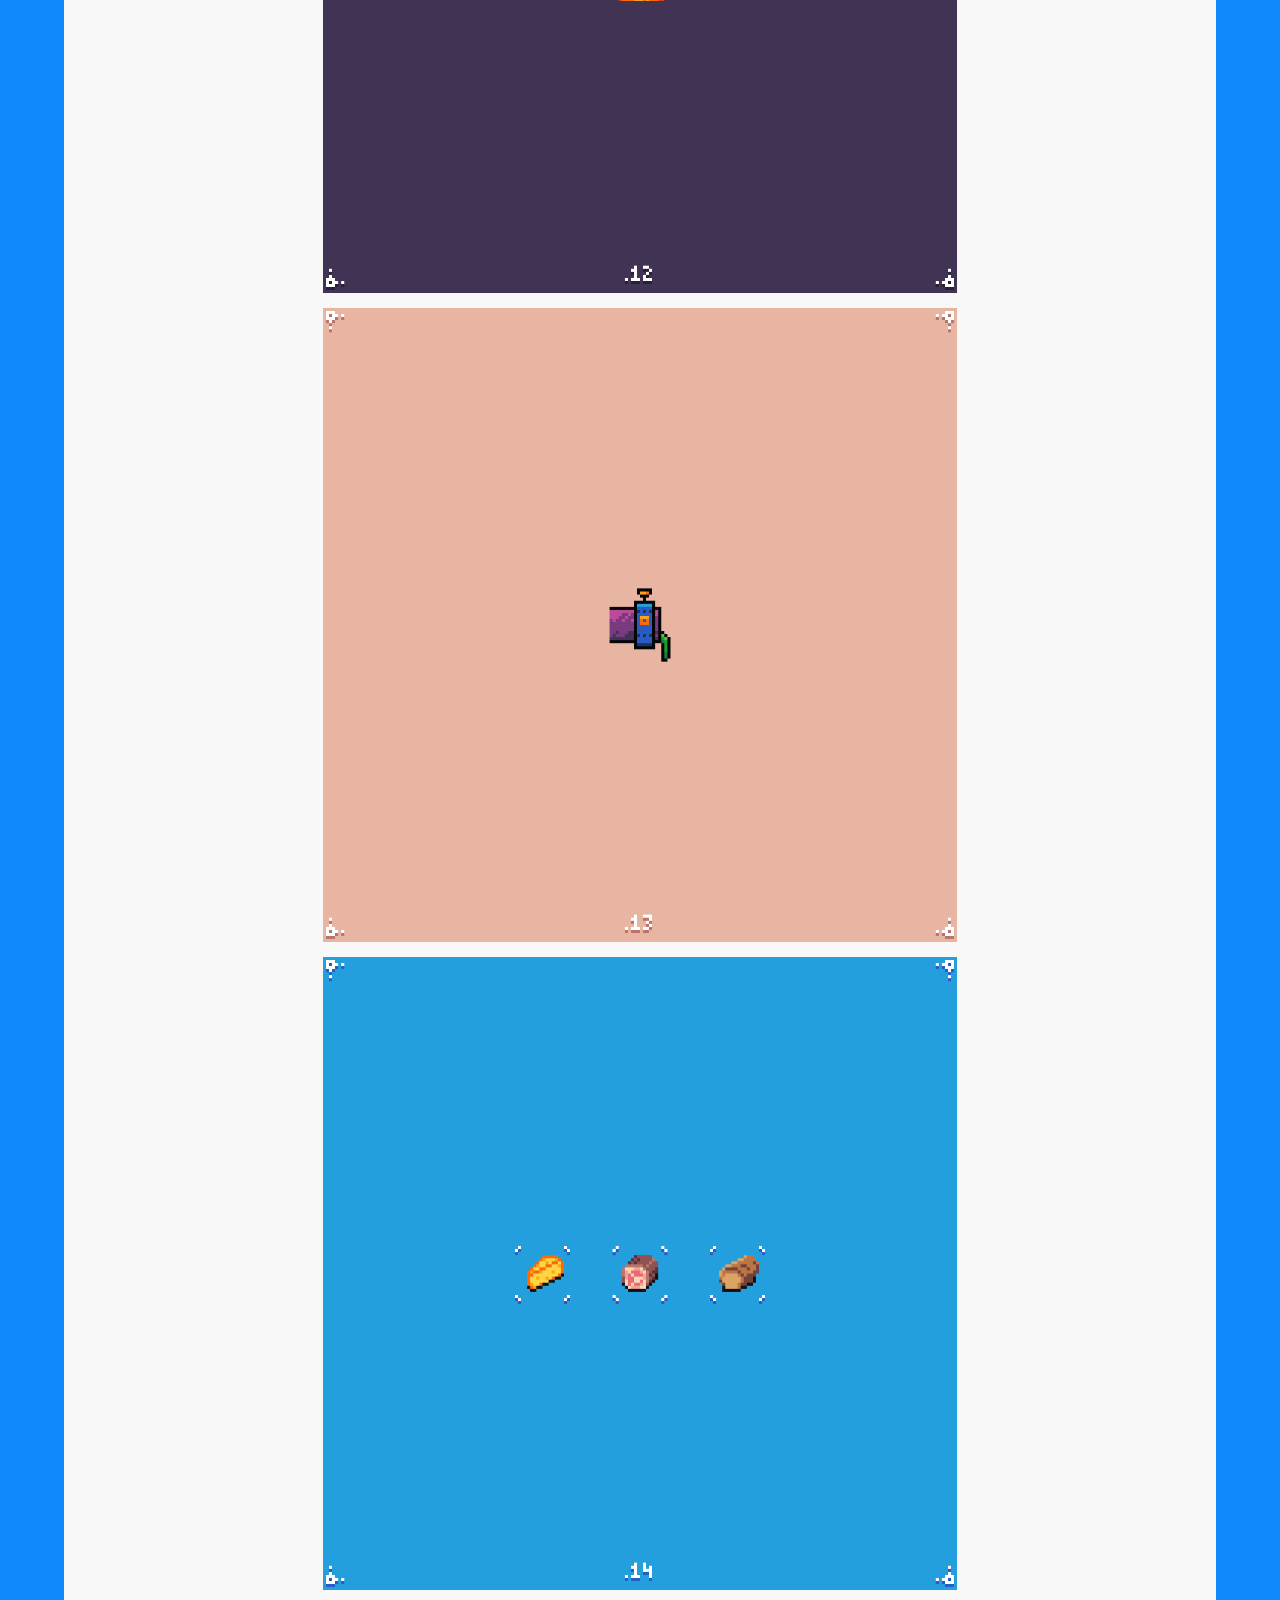
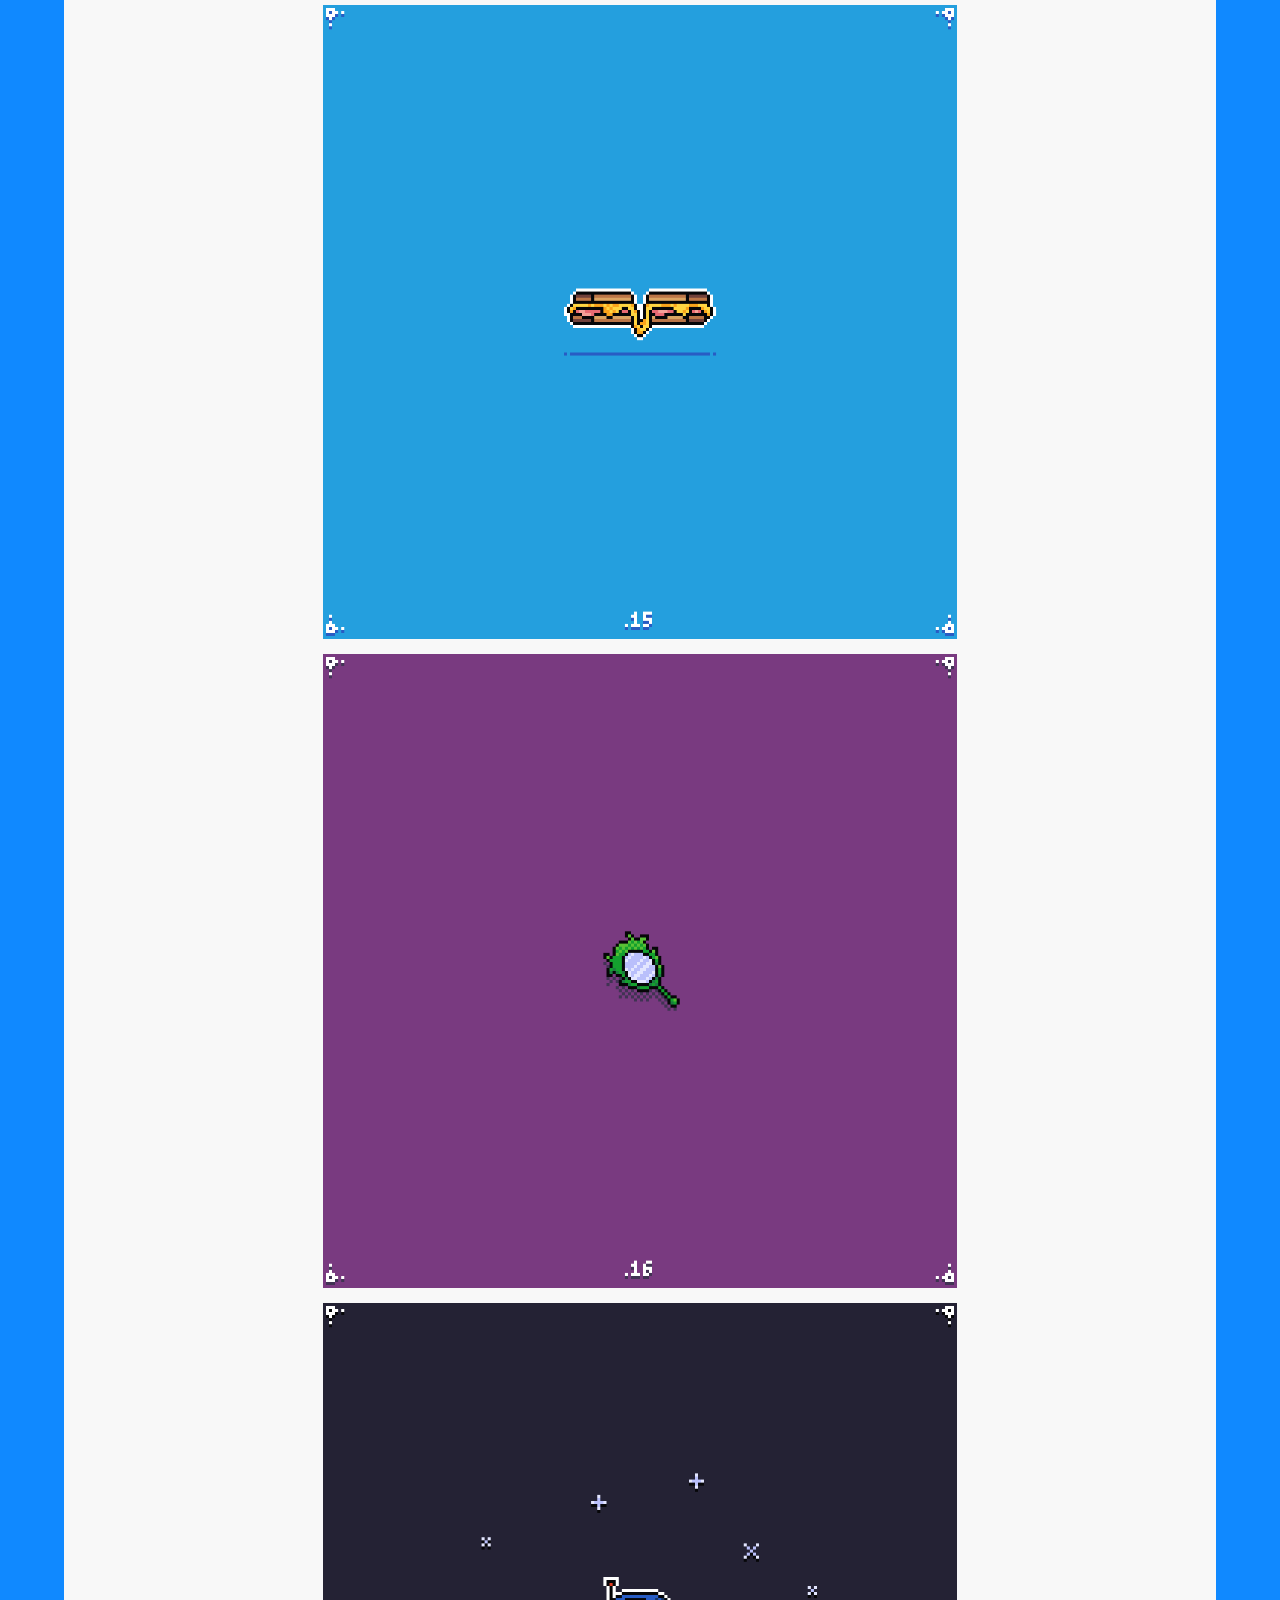
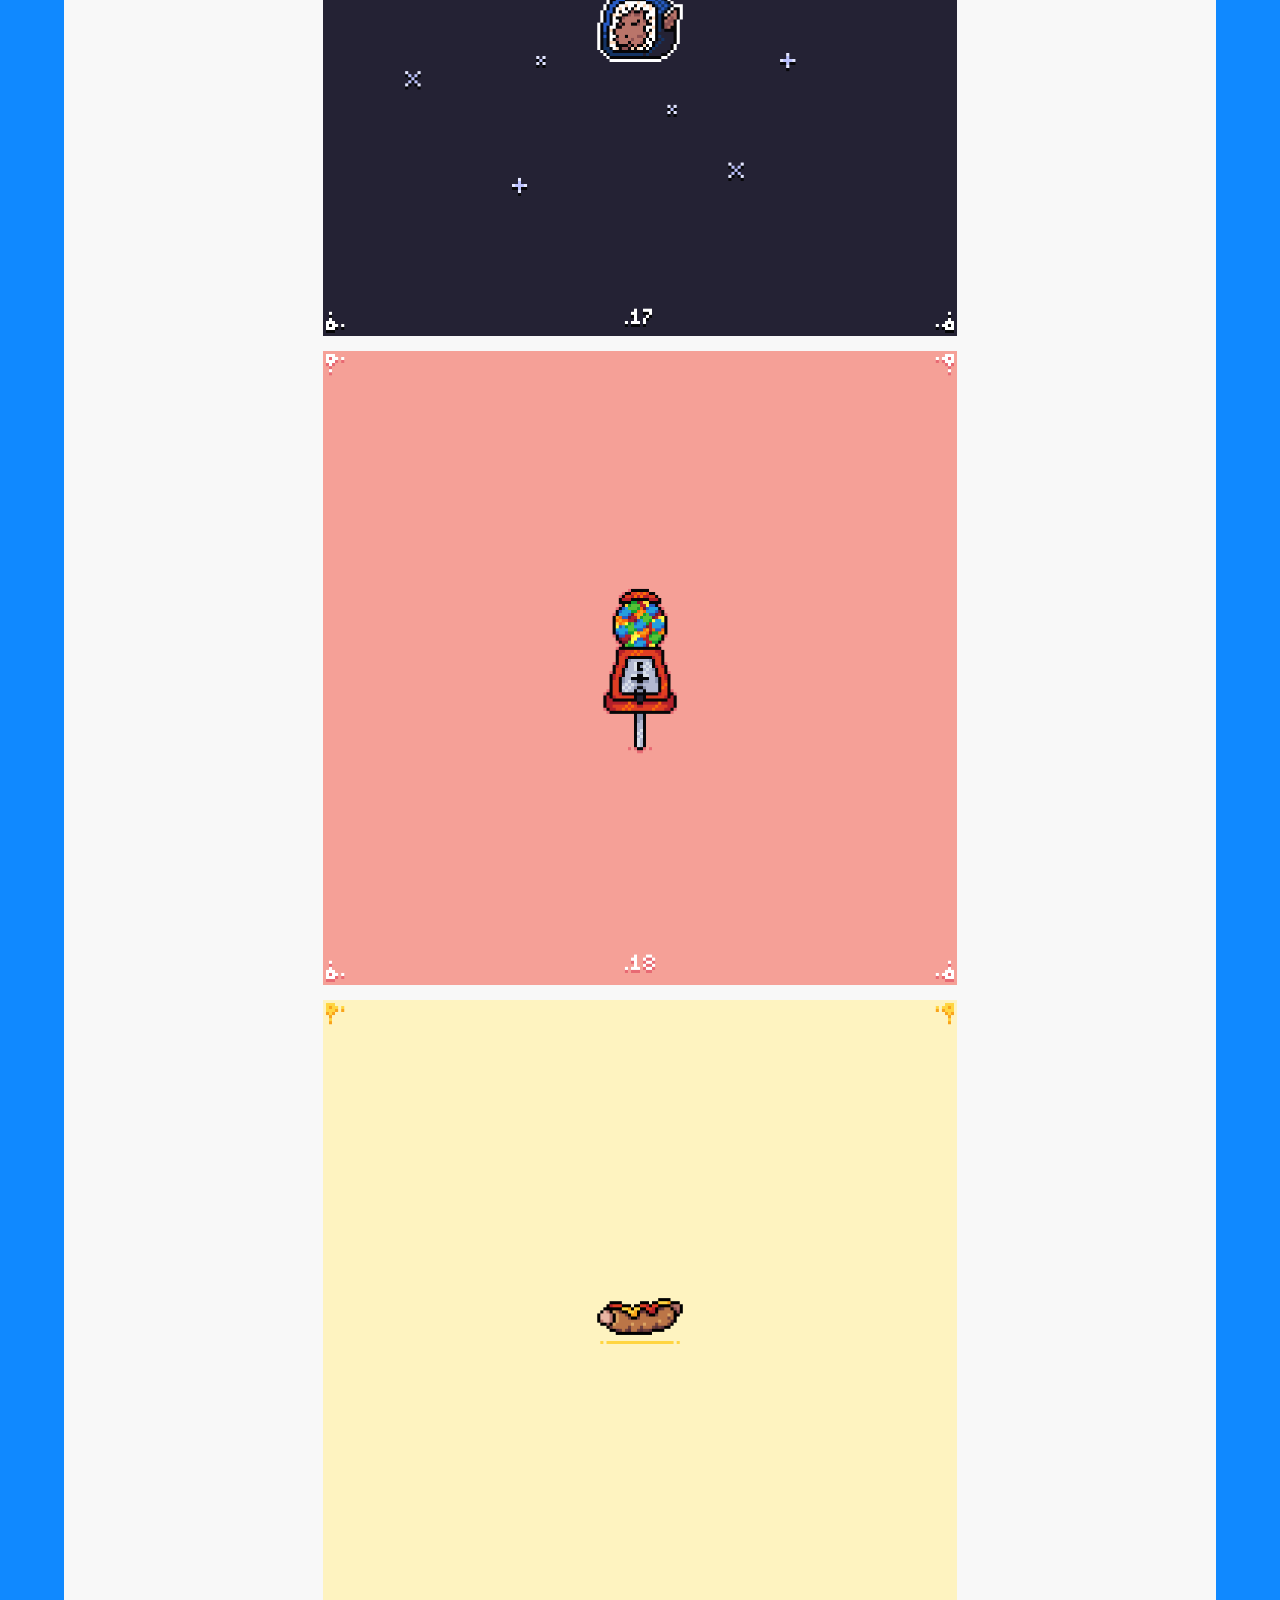
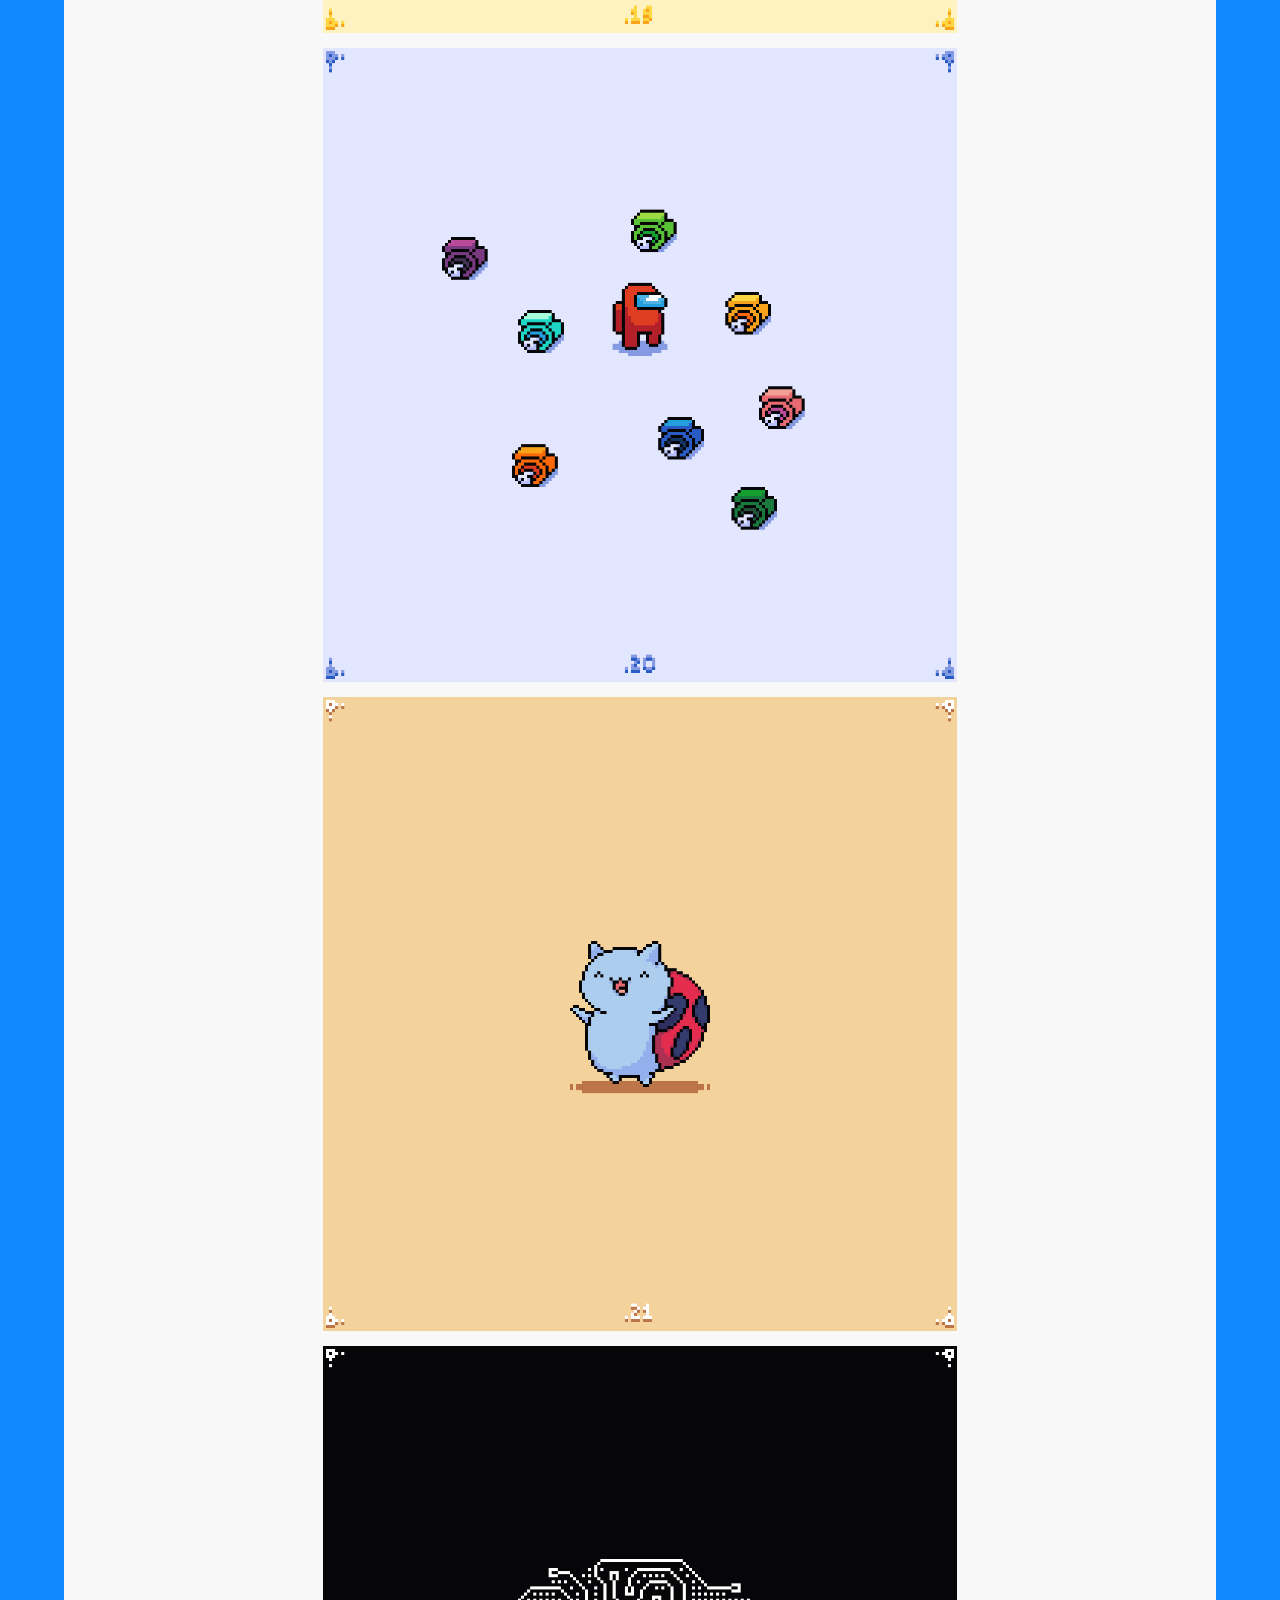
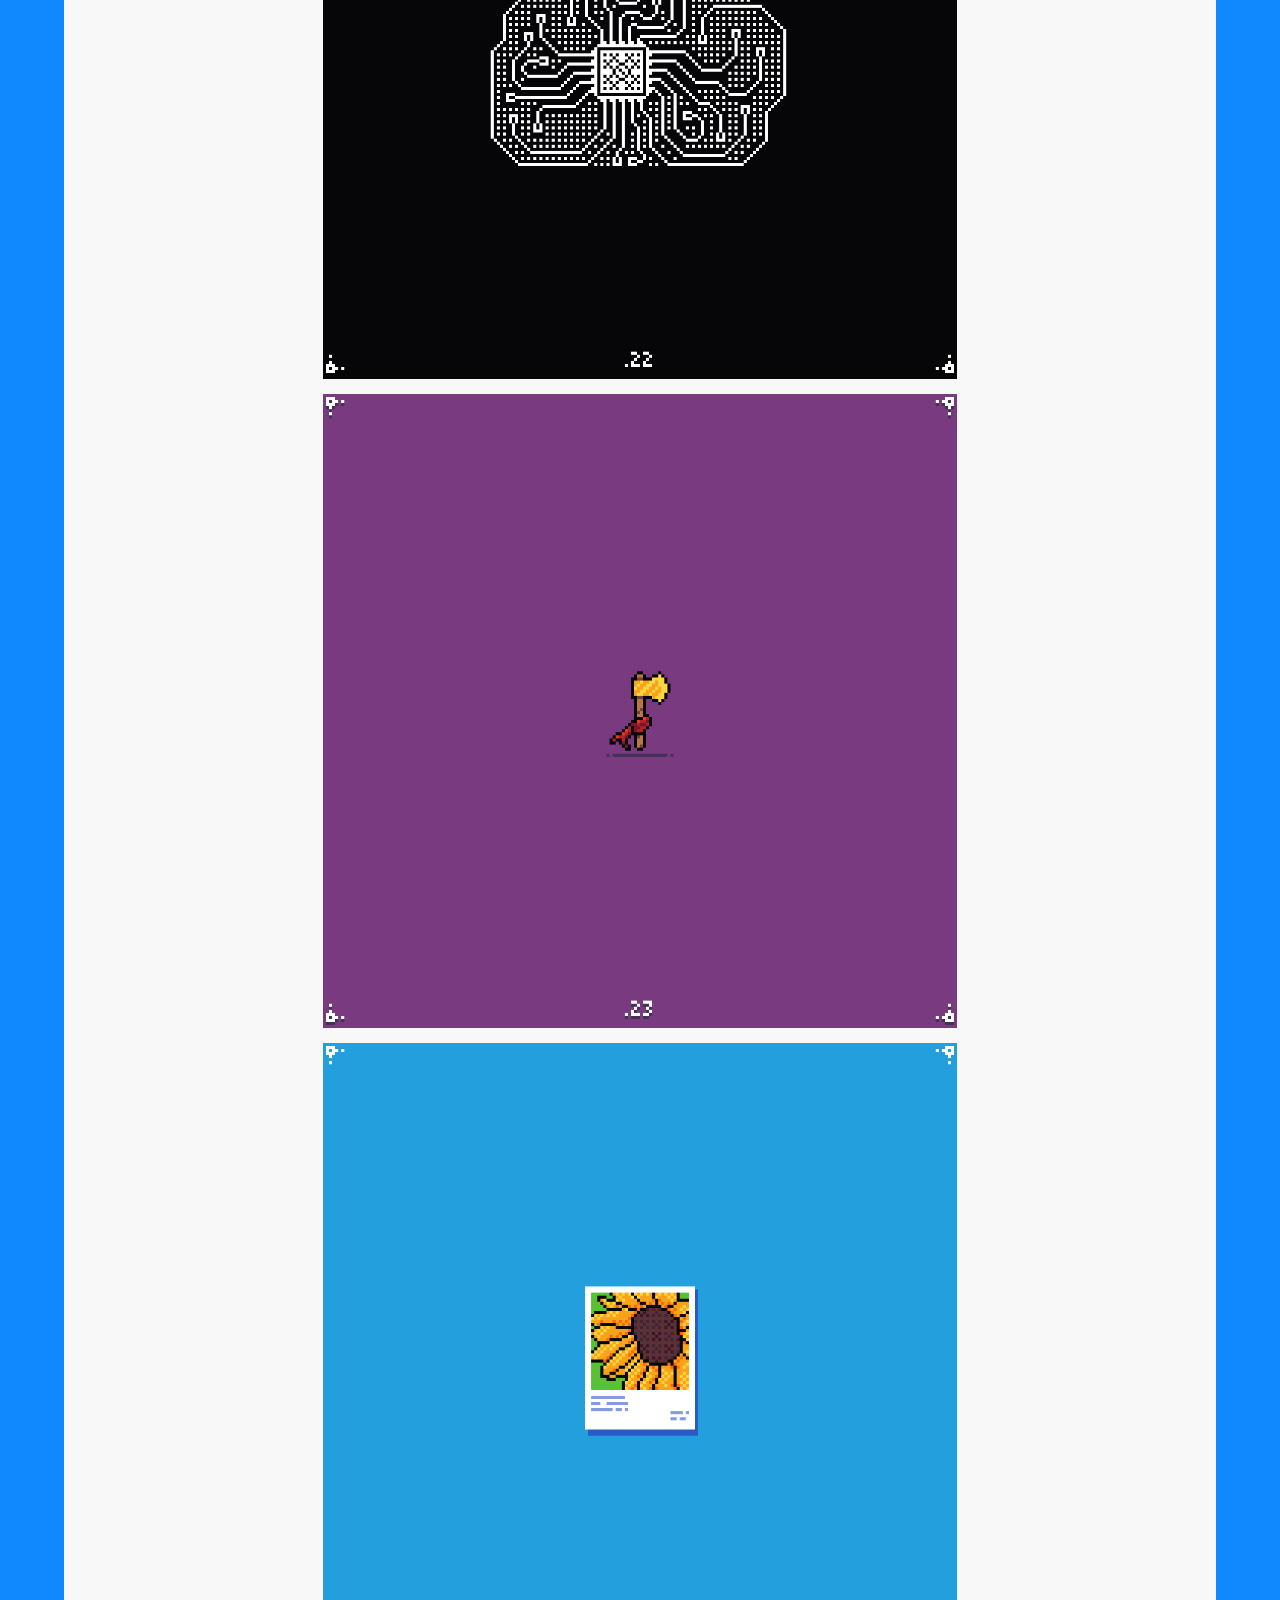
<file: pages/octobit.html>
<!DOCTYPE html>
<html lang="en" dir="ltr">

<head>
  <meta name="viewport" content="width=device-width, initial-scale=1, user-scalable=no, maximum-scale=1" charset="utf-8"> <!-- media query wont work without -->
  <meta charset="utf-8">
  <!-- Open Graph -->
  <meta property="og:url" content="https://ionutrogojan.github.io/ionutrogojanportfolio/pages/octobit.html" />
  <meta property="og:type" content="Website" />
  <meta property="og:title" content="Ionut Rogojan Octobit" />
  <meta property="og:description" content="Check out my Octobit progress." />
  <meta property="og:image" content="https://ionutrogojan.github.io/ionutrogojanportfolio/image/octobit.png" />
  <meta property="og:image:type" content="image/png" />

  <meta name="twitter:card" content="summary" />
  <meta name="twitter:site" content="https://ionutrogojan.github.io/ionutrogojanportfolio/pages/octobit.html" />
  <meta name="twitter:title" content="Ionut Rogojan Octobit" />
  <meta name="twitter:description" content="Check out my Octobit progress." />
  <meta name="twitter:image" content="https://ionutrogojan.github.io/ionutrogojanportfolio/image/octobit.png" />
  <!-- title -->
  <title>IRP</title>
  <link rel="shortcut icon" type="image/png" href="../image/favicon.png">
  <link rel="stylesheet" href="../css/style.css">
</head>
  <body class="project">
    <main>
        <div class="pBG">
          <div class="mCB" onclick="btp()">
            <svg class="x" viewBox="0 0 20 20">
              <polygon points="12.5 20 12.5 12.5 20 12.5 20 7.5 12.5 7.5 12.5 0 7.5 0 7.5 7.5 0 7.5 0 12.5 7.5 12.5 7.5 20 12.5 20" style="fill:#f8f8f8" /></svg>
          </div>

          <div class="pT">
            <h1>> Title :&nbsp;<span class="cl">Octobit 2020</span></h1>
          </div>

          <div class="pIW">
            <p>> Project info : Octobit is a month long chalenge, similar to Inktober, that requires it's participants to complete 31 pixelart concepts around 31 preset themes.<br><br>> Tools used : Aseprite.</div>

          <div class="pIP">
            <img src="../image/oct1.png" alt="img1">
            <img src="../image/oct2.png" alt="img2">
            <img src="../image/oct3.png" alt="img3">
            <img src="../image/oct4.png" alt="img4">
            <img src="../image/oct5.png" alt="img5">
            <img src="../image/oct6.png" alt="img6">
            <img src="../image/oct7.png" alt="img7">
            <img src="../image/oct8.png" alt="img8">
            <img src="../image/oct9.png" alt="img9">
            <img src="../image/oct10.png" alt="img10">
            <img src="../image/oct11.png" alt="img11">
            <img src="../image/oct12.png" alt="img12">
            <img src="../image/oct13.png" alt="img13">
            <img src="../image/oct14.png" alt="img14">
            <img src="../image/oct15.png" alt="img15">
            <img src="../image/oct16.png" alt="img16">
            <img src="../image/oct17.png" alt="img17">
            <img src="../image/oct18.png" alt="img18">
            <img src="../image/oct19.png" alt="img19">
            <img src="../image/oct20.png" alt="img20">
            <img src="../image/oct21.png" alt="img21">
            <img src="../image/oct22.png" alt="img22">
            <img src="../image/oct23.png" alt="img23">
            <img src="../image/oct24.png" alt="img24">
            <img src="../image/oct25.png" alt="img25">
            <img src="../image/oct26.png" alt="img26">
            <img src="../image/oct27.png" alt="img27">
            <img src="../image/oct28.png" alt="img28">
            <img src="../image/oct29.png" alt="img29">
            <img src="../image/oct30.png" alt="img30">
            <!-- <img src="../image/oct31.png" alt="img31"> -->
          </div>

          <div class="eP">
          <!--  <p>> Extra : End of <span class="cl">Content</span>.</p> -->
          </div>
        </div>
    </main>

    <script src="../script/main.js"></script>
  </body>
</html>
</file>
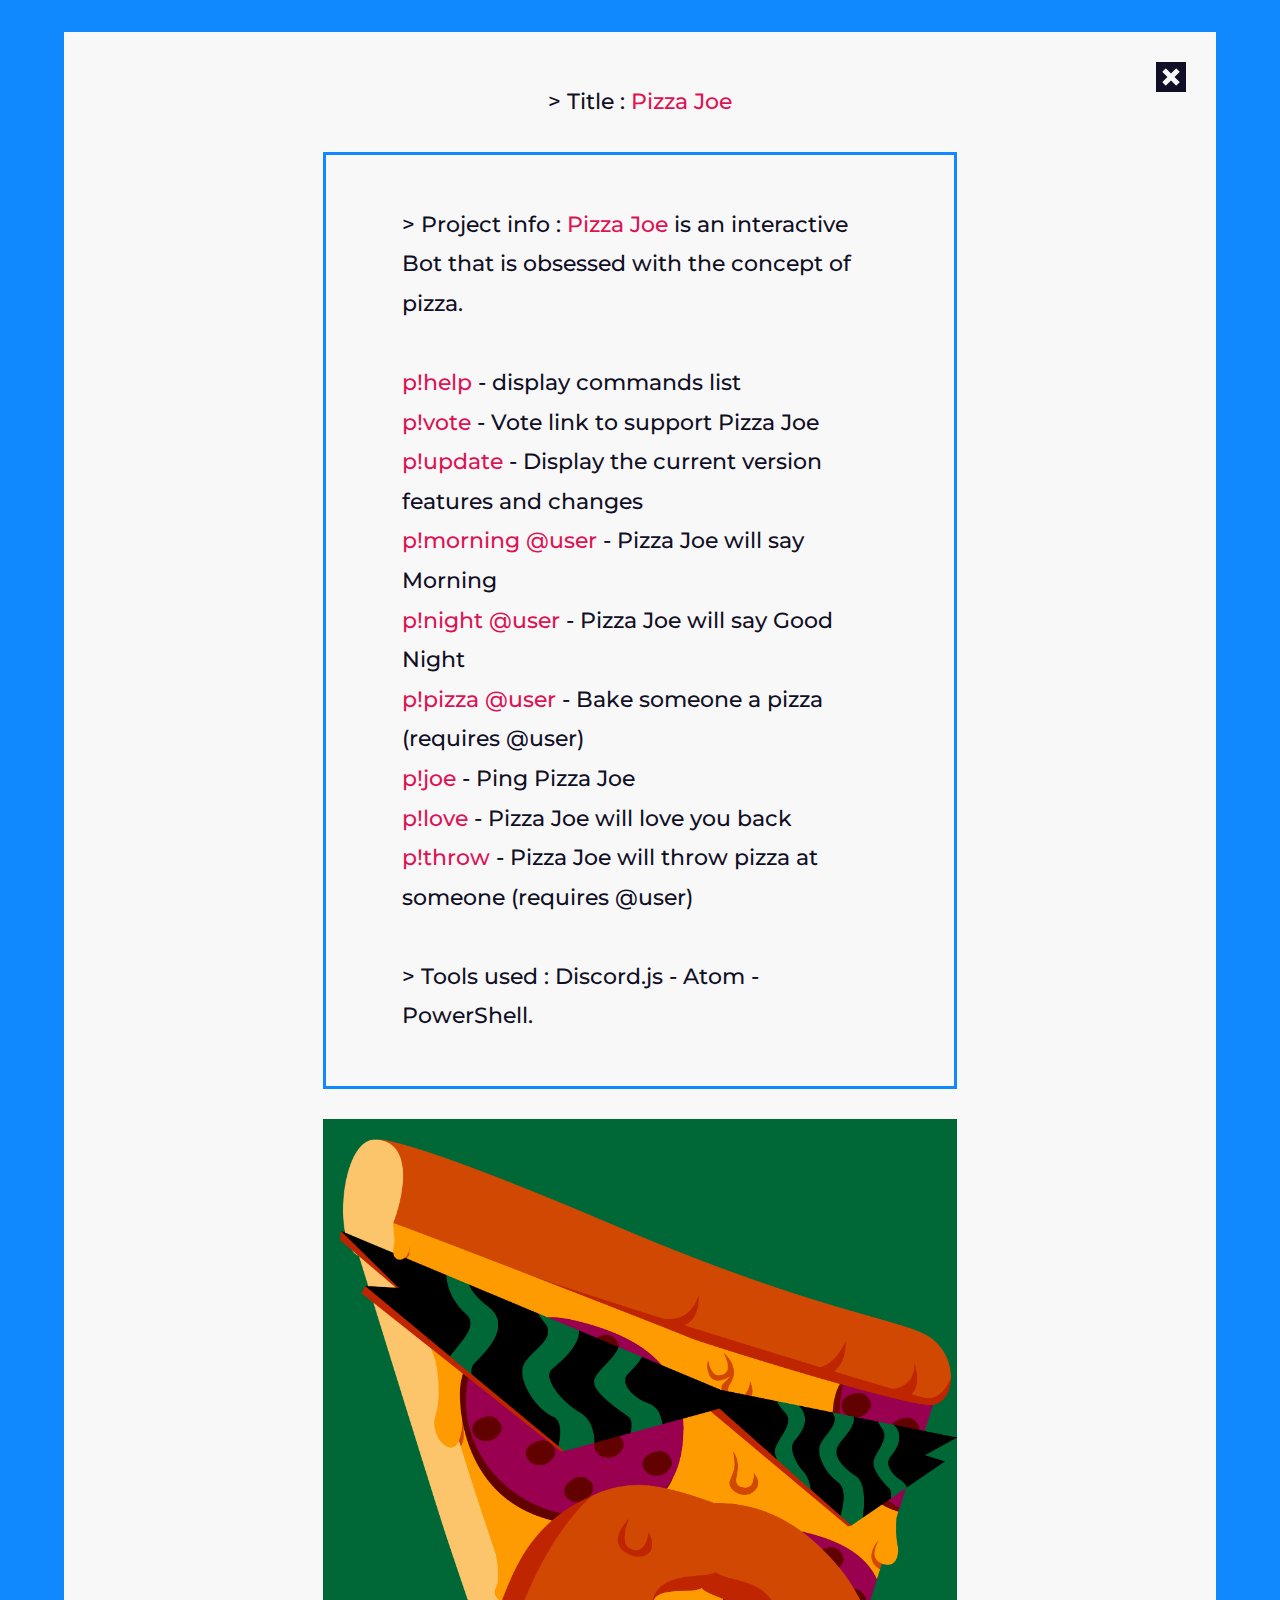
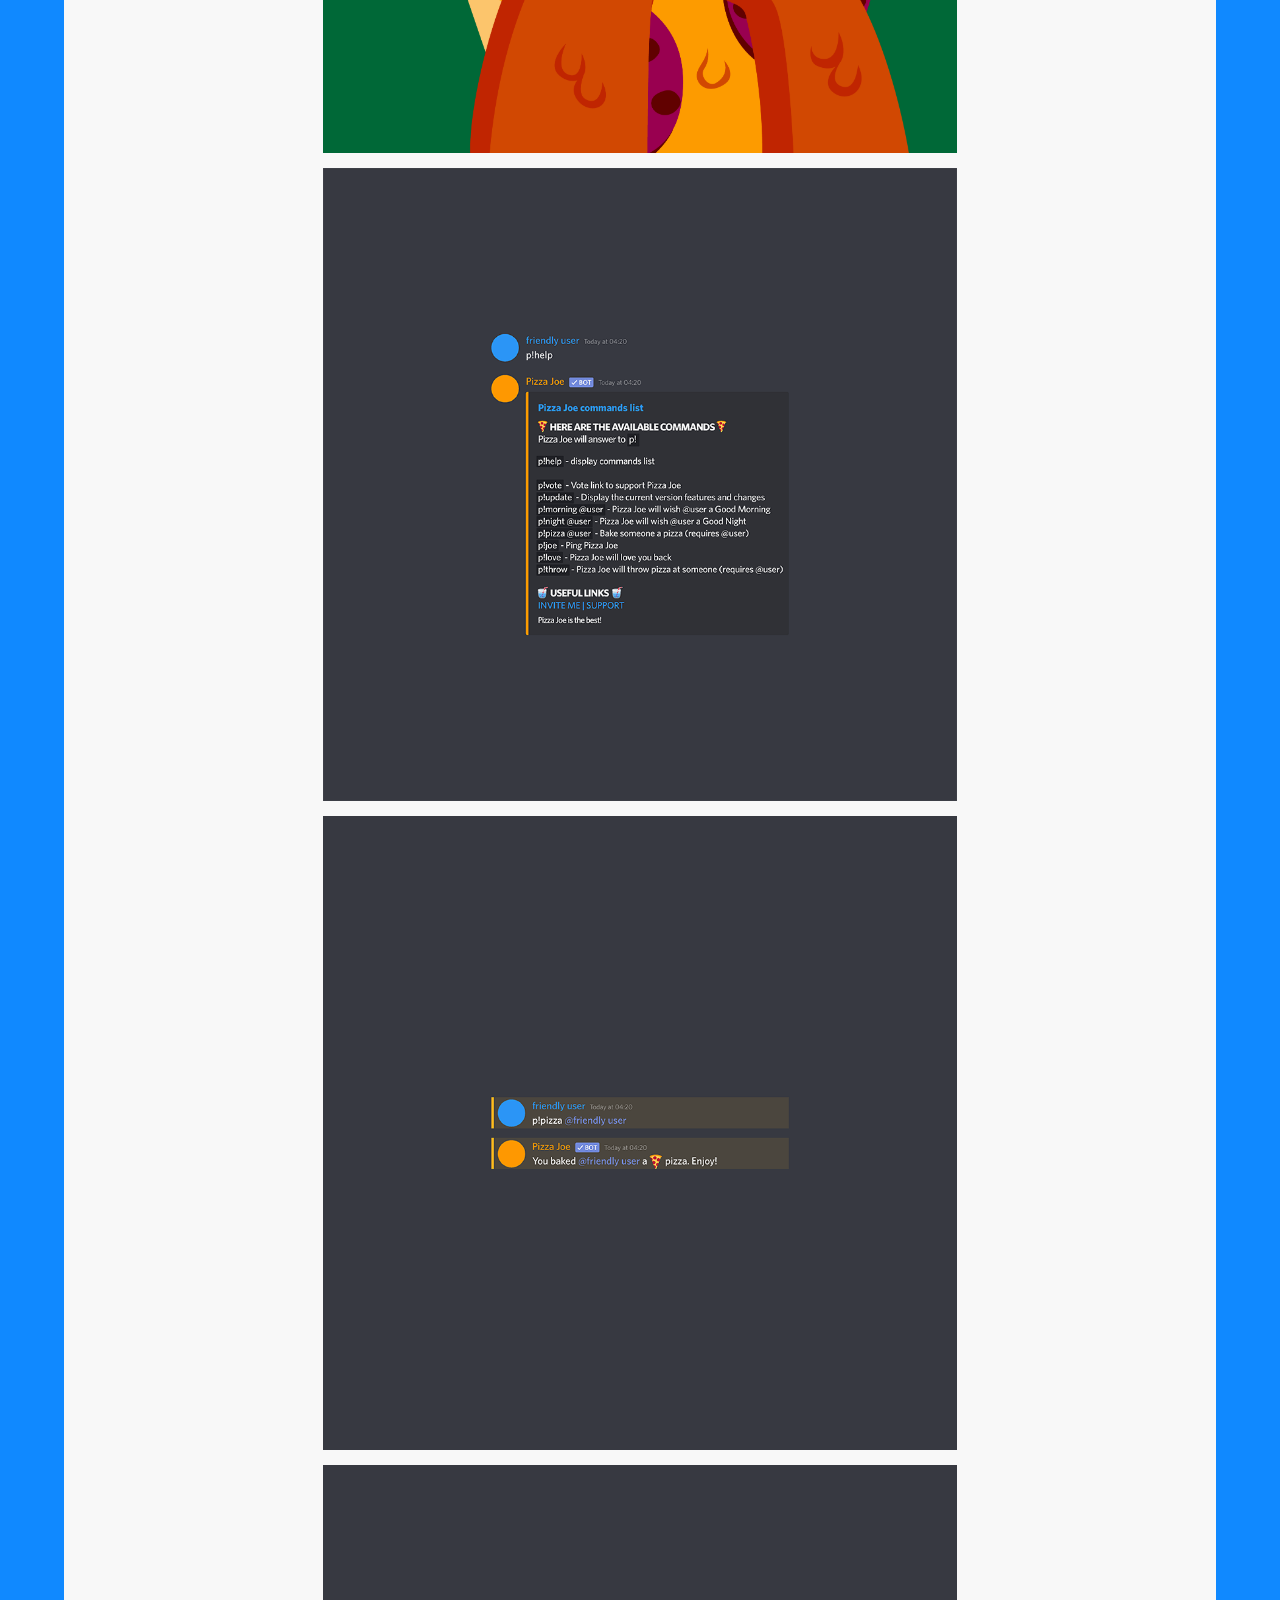
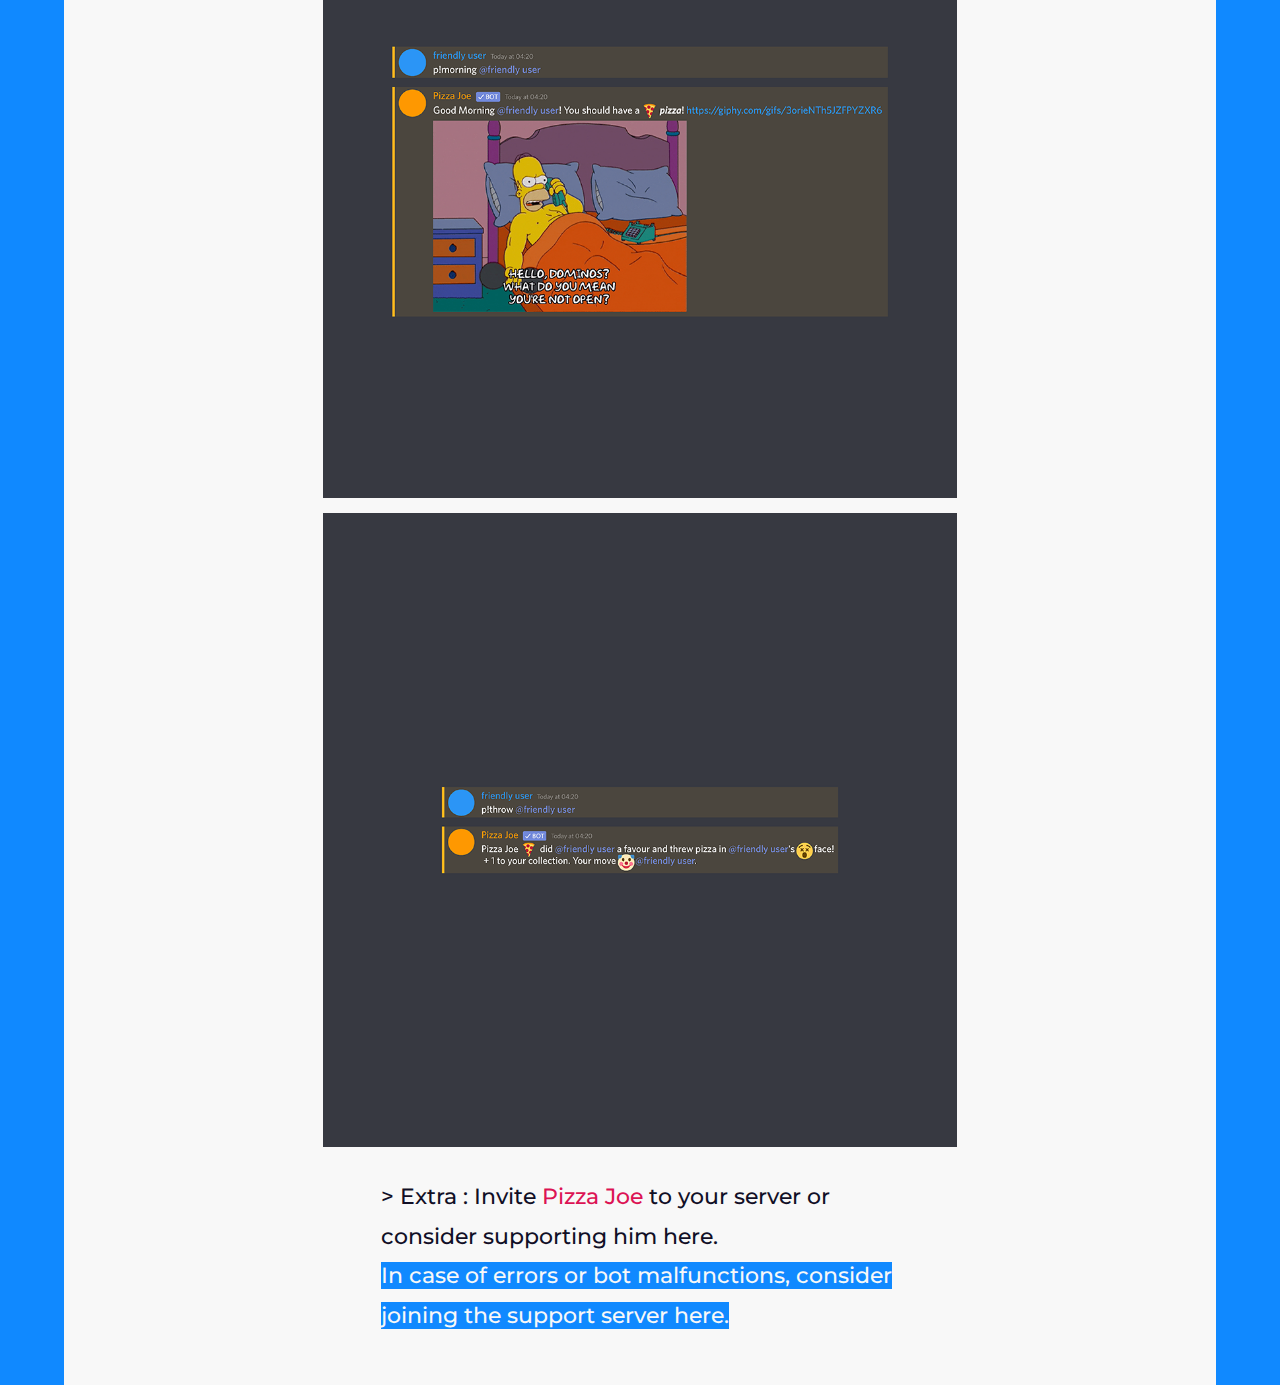
<file: pages/pizzajoe.html>
<!DOCTYPE html>
<html lang="en" dir="ltr">

<head>
  <meta name="viewport" content="width=device-width, initial-scale=1, user-scalable=no, maximum-scale=1" charset="utf-8"> <!-- media query wont work without -->
  <meta charset="utf-8">
  <!-- Open Graph -->
  <meta property="og:url" content="https://ionutrogojan.github.io/ionutrogojanportfolio/pages/pizzajoe.html" />
  <meta property="og:type" content="Website" />
  <meta property="og:title" content="Pizza Joe" />
  <meta property="og:description" content="Pizza Joe is an interactive Bot that is obsessed with the concept of pizza." />
  <meta property="og:image" content="https://ionutrogojan.github.io/ionutrogojanportfolio/image/avatar.png" />
  <meta property="og:image:type" content="image/png" />

  <meta name="twitter:card" content="summary" />
  <meta name="twitter:site" content="https://ionutrogojan.github.io/ionutrogojanportfolio/pages/pizzajoe.html" />
  <meta name="twitter:title" content="Pizza Joe" />
  <meta name="twitter:description" content="Pizza Joe is an interactive Bot that is obsessed with the concept of pizza." />
  <meta name="twitter:image" content="https://ionutrogojan.github.io/ionutrogojanportfolio/image/avatar.png" />
  <!-- title -->
  <title>IRP</title>
  <link rel="shortcut icon" type="image/png" href="../image/favicon.png">
  <link rel="stylesheet" href="../css/style.css">
</head>
  <body class="project">
    <main>
        <div class="pBG">
          <div class="mCB" onclick="btp()">
            <svg class="x" viewBox="0 0 20 20">
              <polygon points="12.5 20 12.5 12.5 20 12.5 20 7.5 12.5 7.5 12.5 0 7.5 0 7.5 7.5 0 7.5 0 12.5 7.5 12.5 7.5 20 12.5 20" style="fill:#f8f8f8" /></svg>
          </div>

          <div class="pT">
            <h1>> Title :&nbsp;<span class="cl">Pizza Joe</span></h1>
          </div>

          <div class="pIW">
            <p>> Project info : <span class="cl">Pizza Joe</span> is an interactive Bot that is
obsessed with the concept of pizza. <br><br><span class="cl">p!help</span> - display commands list<br><span class="cl">p!vote</span> - Vote link to support Pizza Joe<br><span class="cl">p!update</span> - Display the current version features and changes<br><span class="cl">p!morning @user</span> - Pizza Joe will say Morning<br><span class="cl">p!night @user</span> - Pizza Joe will say Good Night<br><span class="cl">p!pizza @user</span> - Bake someone a pizza (requires @user)<br><span class="cl">p!joe</span> - Ping Pizza Joe<br><span class="cl">p!love</span> - Pizza Joe will love you back<br><span class="cl">p!throw</span> - Pizza Joe will throw pizza at someone (requires @user) <br><br>> Tools used :  Discord.js  -  Atom  -  PowerShell.</p>
          </div>

          <div class="pIP">
            <img src="../image/avatar.png" alt="img1">
            <img src="../image/disc1.png" alt="img2">
            <img src="../image/disc2.png" alt="img3">
            <img src="../image/disc3.png" alt="img5">
            <img src="../image/disc4.png" alt="img6">
          </div>

          <div class="eP">
            <p>> Extra : Invite <span class="cl">Pizza Joe</span> to your server or consider
supporting him here.<br><span class="spB" onclick="window.open('https://discord.com/invite/tEaZ2c7','_blank')">In case of errors or bot malfunctions, consider joining the
support server here.</span></p>
          </div>
        </div>
    </main>

    <script src="../script/main.js"></script>
  </body>
</html>
</file>
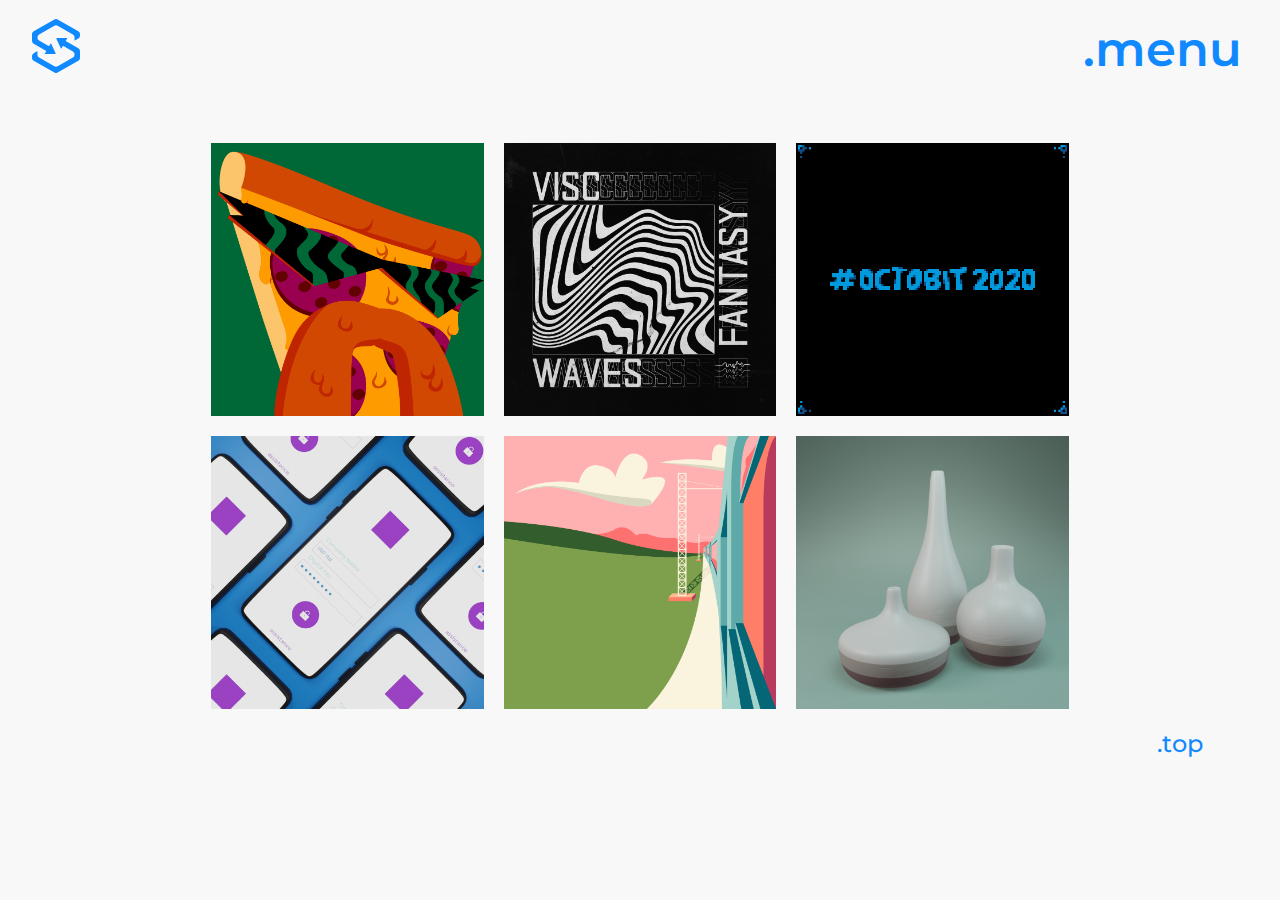
<file: pages/projects.html>
<!DOCTYPE html>
<html lang="en" dir="ltr">

<head>
  <meta name="viewport" content="width=device-width, initial-scale=1, user-scalable=no, maximum-scale=1" charset="utf-8"> <!-- media query wont work without -->
  <meta charset="utf-8">
  <title>IRP</title>
  <link rel="shortcut icon" type="image/png" href="../image/favicon.png">
  <link rel="stylesheet" href="../css/style.css">
</head>
  <body class="rest">
    <!-- header -->
      <header id="mH">
        <!-- svg icon -->
        <div class="ico" onclick="bti()">
          <svg viewBox="0 0 48 54">
            <path d="M46.34,29.33l-12.22-7a.55.55,0,0,1-.2-.75l1.24-2.15a.28.28,0,0,0-.24-.41H24.86a.55.55,0,0,0-.49.78l4.55,9.65a.27.27,0,0,0,.48,0l1.26-2.2a.55.55,0,0,1,.75-.2l9.48,5.41a3.3,3.3,0,0,1,1.66,2.86v.35a3.32,3.32,0,0,1-1.66,2.87l-15.28,8.7a3.25,3.25,0,0,1-3.22,0L7.11,38.56A3.29,3.29,0,0,1,5.45,35.7V32.49a.27.27,0,0,0-.4-.24l-3.4,1.94A3.29,3.29,0,0,0,0,37.05v1.81a3.29,3.29,0,0,0,1.65,2.86L22.38,53.57a3.28,3.28,0,0,0,3.24,0L46.35,41.72A3.29,3.29,0,0,0,48,38.86V32.19A3.28,3.28,0,0,0,46.34,29.33Z"
              style="fill:#1089ff" />
            <path d="M46.35,12.28,25.62.43a3.28,3.28,0,0,0-3.24,0L1.66,12.28A3.28,3.28,0,0,0,0,15.14v6.67a3.29,3.29,0,0,0,1.65,2.86l12.23,7a.55.55,0,0,1,.2.75l-1.24,2.15a.28.28,0,0,0,.24.41H23.14a.55.55,0,0,0,.49-.78l-4.55-9.65a.27.27,0,0,0-.48,0l-1.26,2.2a.54.54,0,0,1-.74.2L7.11,21.51a3.3,3.3,0,0,1-1.66-2.86V18.3a3.32,3.32,0,0,1,1.66-2.87l15.28-8.7a3.25,3.25,0,0,1,3.22,0l15.28,8.71a3.29,3.29,0,0,1,1.66,2.86v3a.27.27,0,0,0,.4.24l3.39-1.94A3.3,3.3,0,0,0,48,16.76V15.14A3.29,3.29,0,0,0,46.35,12.28Z"
              style="fill:#1089ff" />
          </svg>
        </div>
        <!-- menu button -->
        <button class="m mB" onclick="oC()" type="button" name="menu">
          <span class="md">.menu</span>
          <span class="mm">.m</span>
        </button>
        <!-- menu open -->
        <div class="mBG h" id="mNV">
          <div class="mWP">
            <div class="mCB" onclick="oC()">
              <svg class="x" viewBox="0 0 20 20">
                <polygon points="12.5 20 12.5 12.5 20 12.5 20 7.5 12.5 7.5 12.5 0 7.5 0 7.5 7.5 0 7.5 0 12.5 7.5 12.5 7.5 20 12.5 20" style="fill:#f8f8f8" /></svg>
            </div>
            <ul>
              <li><a href="../index.html">> INTRO</a></li>
              <li><a href="../pages/projects.html">>&nbsp;PROJECTS</a></li>
              <li><a href="../pages/about.html">> ABOUT</a></li>
            </ul>
          </div>
        </div>
      </header>
      <!-- main -->
      <main>
        <div class="pWP">
          <a class="pI" href="../pages/pizzajoe.html"><img class="pV" src="../image/avatar.png" alt="preview"></a>
          <a class="pI" href="../pages/font.html"><img class="pV" src="../image/font2.png" alt="preview"></a>
          <a class="pI" href="../pages/octobit.html"><img class="pV" src="../image/octobit.png" alt="preview"></a>
          <a class="pI" href="../pages/application.html"><img class="pV" src="../image/app01.png" alt="preview"></a>
          <a class="pI" href="../pages/illustration.html"><img class="pV" src="../image/illustration1.png" alt="preview"></a>
          <a class="pI" href="../pages/3d.html"><img class="pV" src="../image/3d.png" alt="preview"></a>
        </div>
        <button class="tB" onclick="stt()" type="button" name="top">.top</button>
      </main>
      <!-- script -->
      <script src="../script/main.js"></script>
  </body>
</html>
</file>
<file: css/style.css>
@import url('https://fonts.googleapis.com/css2?family=Montserrat:ital,wght@0,600;0,700;1,500&display=swap');

::-webkit-scrollbar {
  display: none;
}
* {
  -webkit-box-sizing: border-box;
  box-sizing: border-box;
  font-family: Montserrat, sans-serif;
  font-weight: 500;
  text-decoration: none;
  list-style: none;
  overflow-x: hidden;
  scroll-behavior: smooth;
  margin: 0;
  outline: none;
}

/* BODY INDEX */
body.index {
  background-color: #1089ff;
  color: #f8f8f8;
}

/* BODY REST */
body.rest{
  background-color: #f8f8f8;
  color: #1089ff;
}

/* BODY INDEX */
body.project {
  background-color: #1089ff;
  color: #110f26;
}

/* HEADER (GENERAL) */
header {
  width: 95%;
  height: 54px;
  margin: 1.5% auto 0 auto;
  overflow: hidden;
  display: flex;
  justify-content: space-between;
  z-index: 1;
}

.ico {
  cursor: pointer;
  width: 48px;
  height: 54px;
  display: inline-block;
  overflow: hidden;
}

.ico img {
  width: 100%;
  height: 100%;
  display: block;
  overflow: hidden;
}

.m {
  cursor: pointer;
  background-color: #ffffff00;
  border: 0;
  display: inline-block;
  vertical-align: top;
  font-size: 48px;
  overflow: hidden;
  color: #f8f8f8;
}

.m:hover {
  background-color: #f8f8f8;
  color: #dc1354;
}

.mB{
  color: #1089ff;
}

.md {
  display: block;
  font-weight: 600;
}

.mm {
  display: none;
  font-weight: 600;
}

/* MENU OPEN */
.h {
  display: none;
}

.s {
  display: block;
}

.mBG {
  background-color: #1089ff;
  height: 100%;
  width: 100%;
  position: fixed;
  top: 0;
  left: 0;
  z-index: 2;
  overflow: hidden;
}

.mWP {
  background-color: #f8f8f8;
  height: 90%;
  width: 90%;
  position: absolute;
  top: 50%;
  left: 50%;
  transform: translate(-50%, -50%);
}

.mCB {
  cursor: pointer;
  background-color: #110f26;
  height: 30px;
  width: 30px;
  position: absolute;
  top: 30px;
  right: 30px;
}

.mCB:hover {
  background-color: #dc1354;
}

.x {
  height: 20px;
  width: 20px;
  position: absolute;
  top: 5px;
  left: 5px;
  transform: rotate(45deg);
}

ul {
  padding: 0;
  margin: 0;
  display: block;
  max-width: 90%;
  position: absolute;
  top: 50%;
  left: 50%;
  transform: translate(-50%, -50%);
}

ul li {
  line-height: 120px;
}

ul li a {
  color: #110f26;
  font-size: 100px;
  font-weight: 700;
}

ul li a:hover {
  color: #dc1354;
}

/* INDEX */
.wWP {
  cursor: default;
  width: 100%;
  position: absolute;
  display: flex;
  justify-content: center;
  top: 50%;
  transform: translateY(-50%);
}

.w {
  width: 100%;
  font-size: 250px;
  font-weight: 700;
  display: flex;
  justify-content: center;
}

.wI {
  position: absolute;
  width: 100%;
  height: auto;
  top: 55%;
  left: 50%;
  transform: translate(-50%, -50%);
}

.wI img {
  width: 100%;
  height: 100%;
  z-index: -1;
}

.lB {
  cursor: pointer;
  width: 120px;
  height: 48px;
  background-color: #1089ff;
  border: 0;
  color: #f8f8f8;
  font-size: 24px;
  position: absolute;
  top: 90%;
  left: 49.5%;
  transform: translateX(-50.5%);
}

.lB:hover {
  background-color: #f8f8f8;
  color: #dc1354;
  border: 0;
}

/* PROJECTS */
.pWP{
  /*background-color: blue; */
  width: 67%;
  margin: 70px auto 0 auto;
  display: flex;
  flex-wrap: wrap;
  justify-content: space-between;
}

.pI{
  background-color: #1089ff;
  flex-basis: 31.8%;
  padding-top: 31.8%;
  margin-bottom: 2.4%;
}

.pV{
  max-width: 100%;
  object-fit: cover;
  display: block;
  margin-top: -100%;
}

.tB{
  cursor: pointer;
  height: 48px;
  width: 80px;
  background-color: #ffffff00;
  color: #1089ff;
  border: 0;
  font-size: 24px;
  position: relative;
  float: right;
  right: 60px;
  bottom: 10px;
  margin: 0 0 10px 0;
}

.tB:hover{
  color: #dc1354;
}

/* ABOUT */
.aWP{
  width: 67%;
  margin: 70px auto 0 auto;
  display: flex;
  flex-wrap: wrap;
  justify-content: space-between;
}

.aIW{
  flex-basis: 47.5%;
}

.aI{
  display: block;
  width: 100%;
  height: auto;
  background-color: #1089ff;
  margin-bottom: 50px;
}

.aT{
  line-height: 2;
  color: #110f26;
  font-size: 20px;
  margin-bottom: 50px;
}

.lT{
  color: #b3b3b3;
  text-decoration: line-through;
}

.cl{
  color: #dc1354;
}

.co{
  cursor: pointer;
  text-decoration: underline;
}

.co:hover{
  color: #dc1354;
}

.aB{
  cursor: pointer;
  background-color: #1089ff;
  color: #f8f8f8;
  border: 0;
  height: 48px;
  width: 330px;
  font-size: 24px;
  margin-bottom: 50px;
  position: relative;
  left: 50%;
  transform: translateX(-50%);
}

.aB:hover{
  background-color: #dc1354;
  text-decoration: underline;
}

.sB{
  display: flex;
  justify-content: space-between;
  max-width: 80%;
  height: 45px;
  margin: 0 auto 35px auto;
}

.sGL{
  height: 39px;
  width: 40px;
  overflow: hidden;
}

.sGL svg{
  fill: #110f26;
}

.sGL svg:hover{
  fill: #dc1354;
}

.sLL{
  height: 40px;
  width: 40px;
  overflow: hidden;
}

.sLL svg{
  fill: #110f26;
}

.sLL svg:hover{
  fill: #dc1354;
}

.sDL{
  height: 45px;
  width: 40px;
  overflow: hidden;
}

.sDL svg{
  fill: #110f26;
}

.sDL svg:hover{
  fill: #dc1354;
}

.sTL{
  height: 40px;
  width: 40px;
  overflow: hidden;
}

.sTL svg{
  fill: #110f26;
}

.sTL svg:hover{
  fill: #dc1354;
}

/* PROJECT 1 = PIZZA JOE */
.pBG{
  width: 90%;
  margin: 2.5% 0 2.5% 0;
  background-color: #f8f8f8;
  position: absolute;
  left: 50%;
  transform: translateX(-50%);
}

.pT{
  width: 55%;
  margin: 50px auto 0 auto;
}

.pT h1{
  color: #110f26;
  font-size: 22px;
  display: flex;
  justify-content: center;
  line-height: 1.8;
}

.pIW{
  max-width: 55%;
  margin: 30px auto 15px auto;
  border: 3px solid #1089ff;
}

.pIW p{
  padding: 50px 12%;
  font-size: 22px;
  color: #110f26;
  line-height: 1.8;
}

.pIP{
  max-width: 55%;
  padding-top: 55%;
  margin: -55% auto 0 auto;
}

.pIP img{
  display: block;
  width: 100%;
  height: 100%;
  margin-top: 15px;
}

.eP{
  max-width: 45%;
  margin: 30px auto 50px auto;
}

.eP p{
  font-size: 22px;
  line-height: 1.8;
}

.spB{
  cursor: pointer;
  color: #f8f8f8;
  background-color: #1089ff;
}

@media all and (max-width: 767px) {

  /* HEADER GENERAL */
  body{
    padding-top: 2.5%;
  }

  .ico{
    width: 40px;
    height: 46px;

  }

  .md{
    display: none;
  }

  .mm{
    display: block;
    font-size: 40px;
  }

  /* MENU OPEN MEDIA */
  .mWP{
    width: 100%;
    height: 90%;
  }

  ul{
    max-width: 100%;
  }

  ul li{
    line-height: 60px;
  }

  ul li a{
    font-size: 42px;
  }

  .mCB{
    background-color: #dc1354;
  }

  /* INDEX MEDIA */
  .w{
    font-size: 40px;
  }

  .lB{
    font-weight: 500;
    font-size: 20px;
  }

  /* PROJECTS MEDIA */
  .pWP{
    width: 95%;
  }

  .pI{
    flex-basis: 100%;
    padding-top: 100%;
  }

  .tB{
    right: 5px;
    bottom: 0;
    margin: 0 0 8px 0;
  }

  /* ABOUT MEDIA */
  .aWP{
    width: 95%;
    margin-top: 40px;
  }

  .aIW{
    flex-basis: 100%;
  }

  /* PROJECT MEDIA */

  .pBG{
    width: 100%;
    margin-bottom: 5%;
  }

  .pT{
    width: 90%;
  }

  .pIW{
    max-width: 99%;
  }

  .pIW p{
    padding: 50px 5%;
  }

  .pIP{
    max-width: 99%;
    padding-top: 99%;
    margin: -99% auto 0 auto;
  }

  .eP{
    max-width: 85%;
  }
}
</file>
